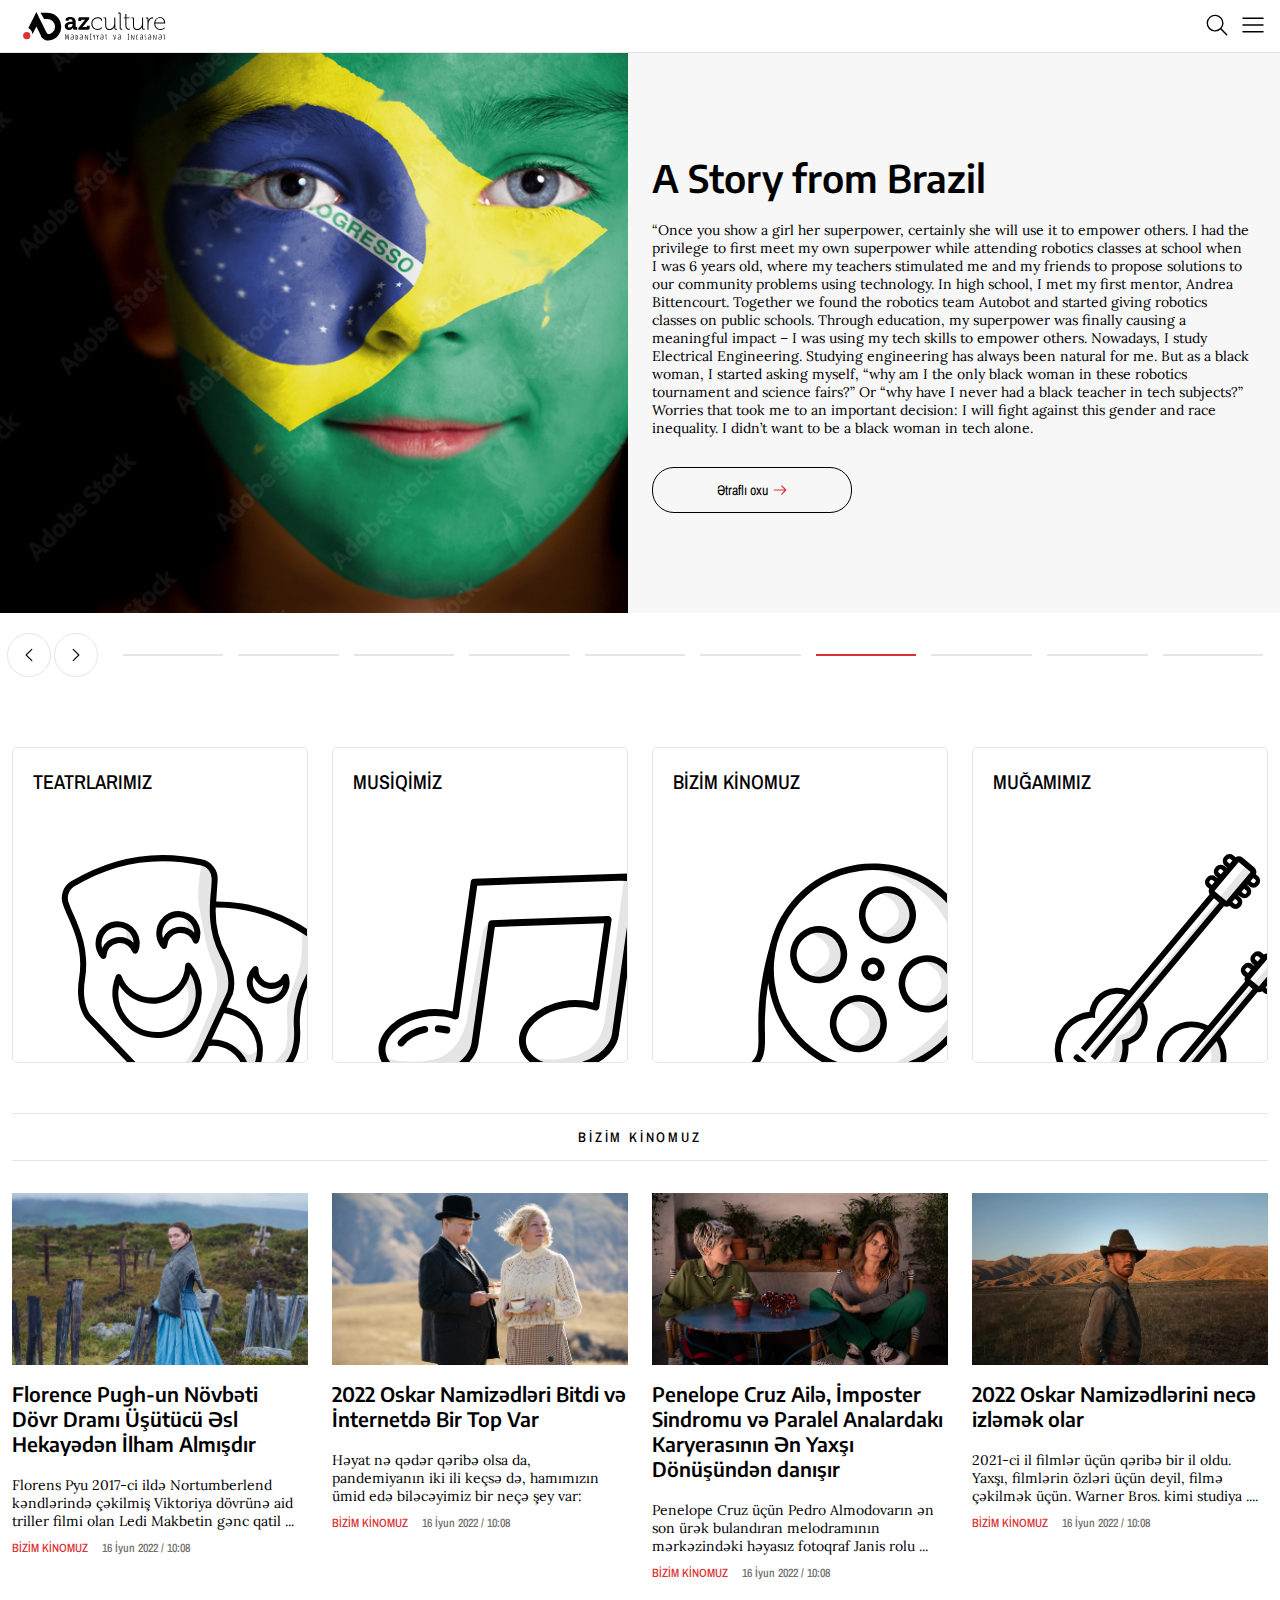
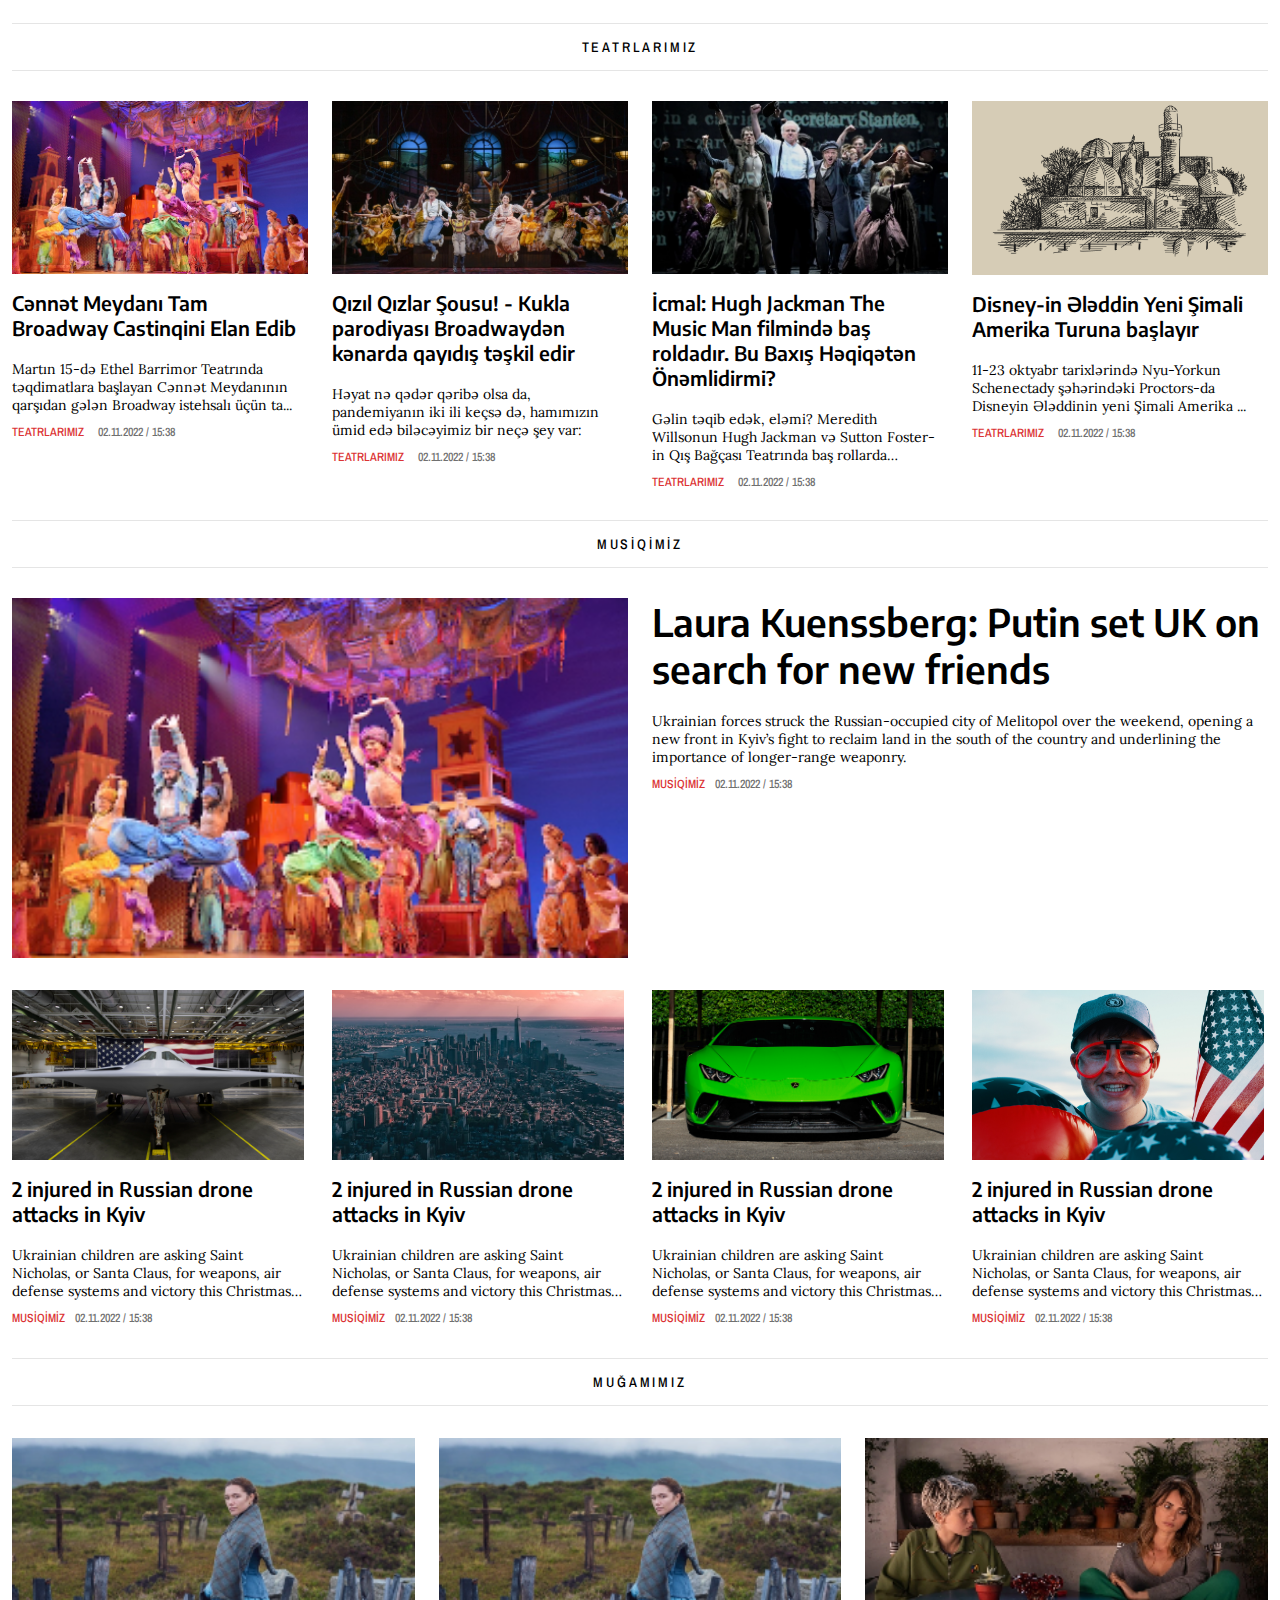
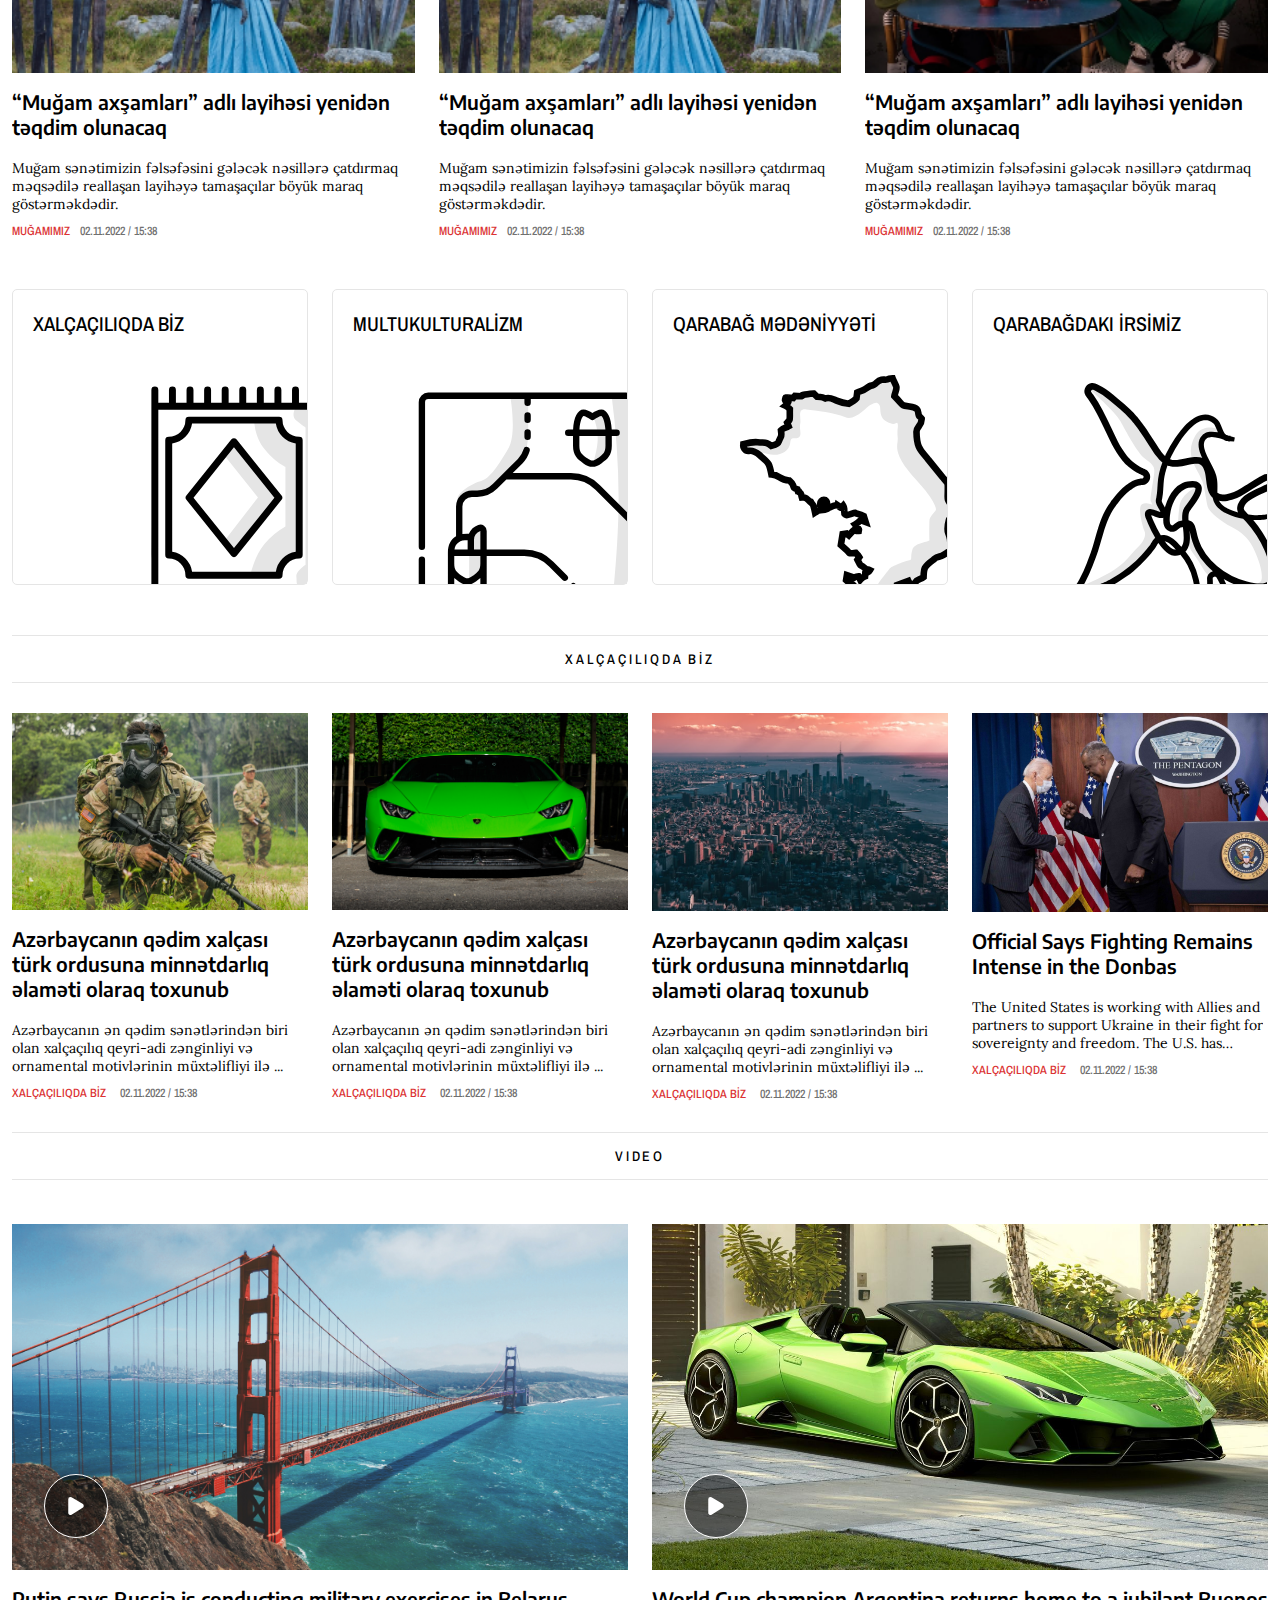
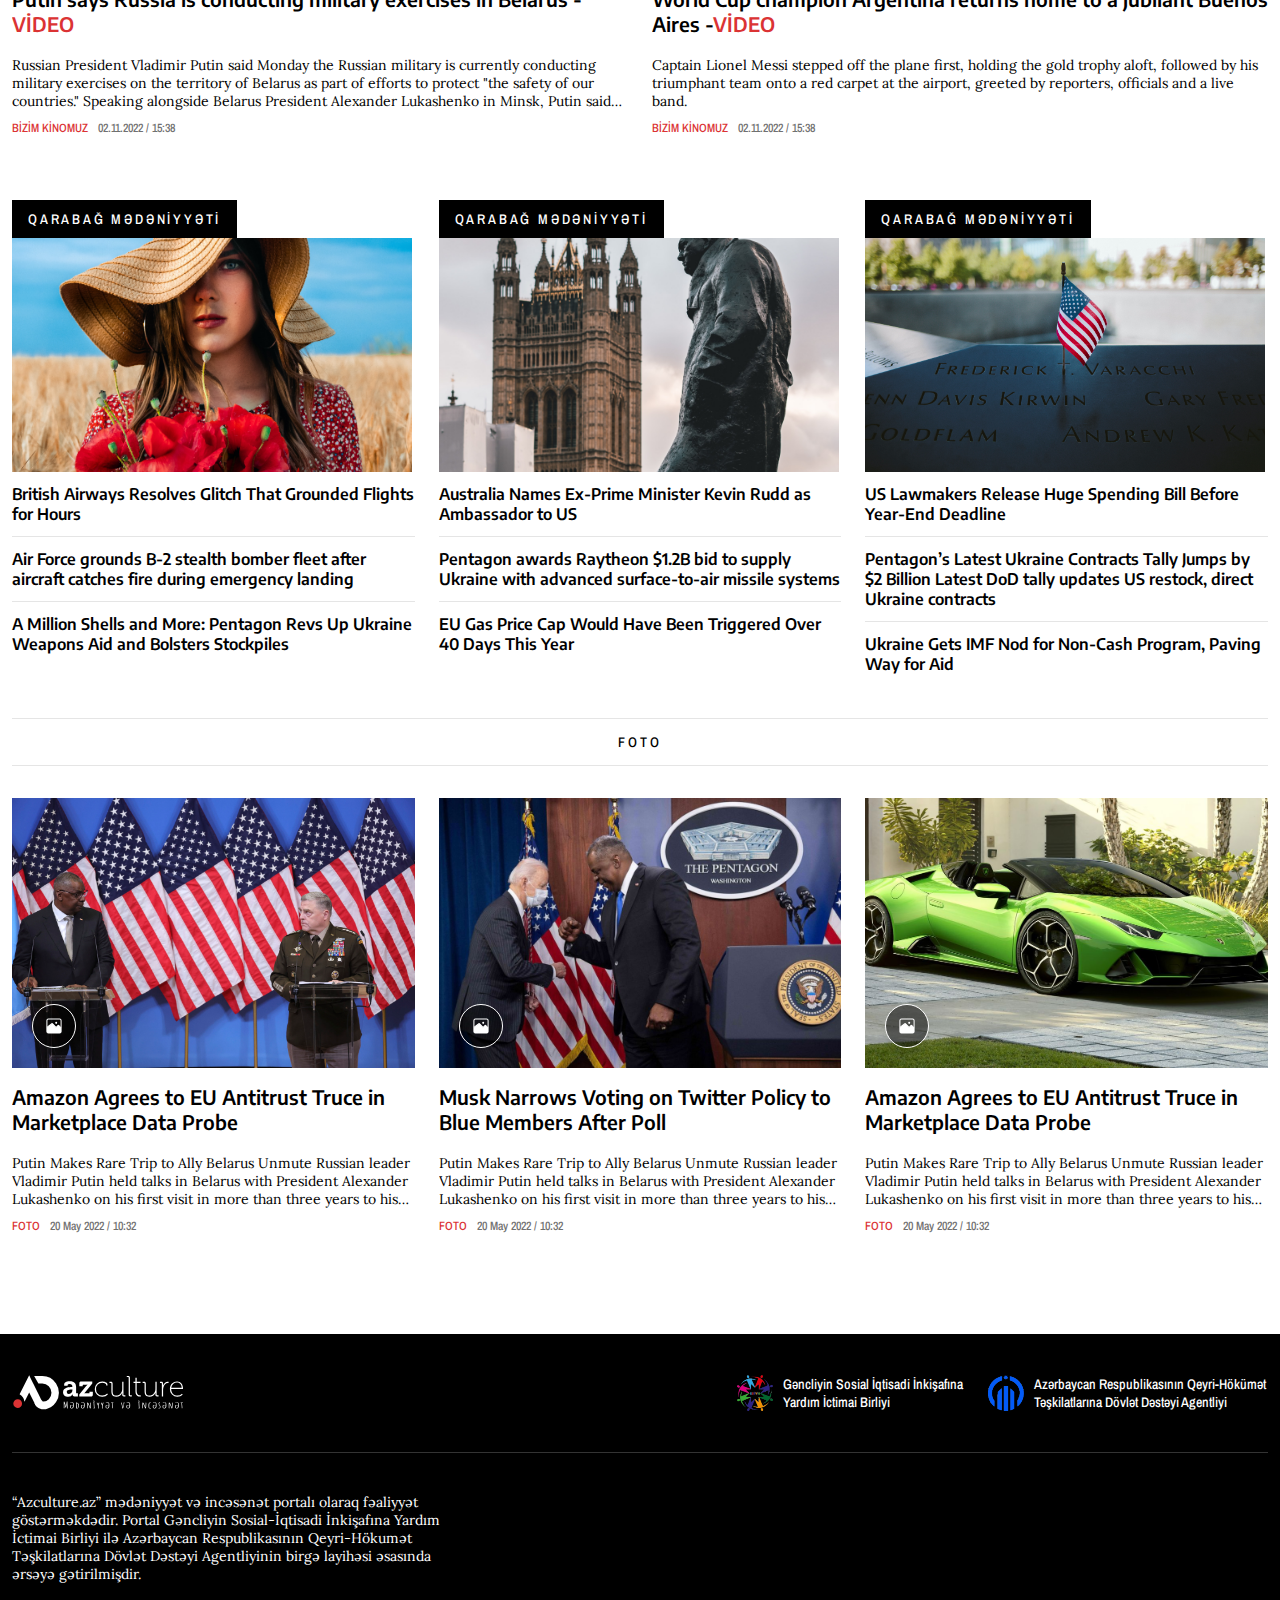
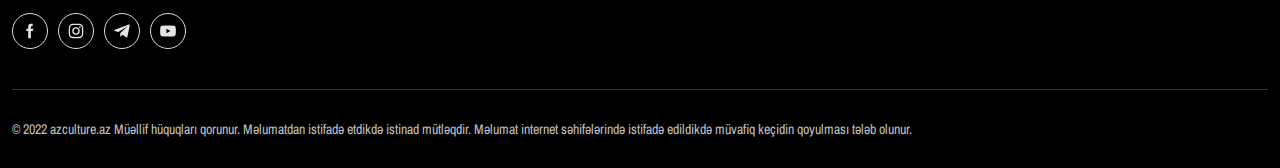
<file: index.html>
<!DOCTYPE html>
<html lang="en">
<head>
    <meta charset="UTF-8">
    <meta http-equiv="X-UA-Compatible" content="IE=edge">
    <meta name="viewport" content="width=device-width, initial-scale=1.0">
    <title>Index Template</title>
    <link rel="icon" type="x-icon" href="images/favicon.png">
    <link rel="stylesheet" href="css/bootstrap.min.css">
    <link rel="stylesheet" href="css/bootstrap.css">
    <link rel="stylesheet" href="css/canvas.css">
    <link rel="stylesheet" href="css/style.css">
    <link rel="stylesheet" href="css/responsive.css">
    <link
    rel="stylesheet"
    href="https://cdn.jsdelivr.net/npm/swiper/swiper-bundle.min.css"
    />
</head>
<!-- Demo styles -->
<style>
  html,
  body {
    position: relative;
    height: 100%;
  }

  body {
    /* background: #eee; */
    font-family: Helvetica Neue, Helvetica, Arial, sans-serif;
    font-size: 14px;
    color: #000;
    margin: 0;
    padding: 0;
  }

  .swiper {
    width: 100%;
    height: 100%;
  }

  .swiper-slide {
    text-align: center;
    font-size: 18px;
    background: #fff;

    /* Center slide text vertically */
    display: -webkit-box;
    display: -ms-flexbox;
    display: -webkit-flex;
    display: flex;
    -webkit-box-pack: center;
    -ms-flex-pack: center;
    -webkit-justify-content: center;
    justify-content: center;
    -webkit-box-align: center;
    -ms-flex-align: center;
    -webkit-align-items: center;
    align-items: center;
  }

  .swiper-slide img {
    display: block;
    width: 100%;
    height: 100%;
    object-fit: cover;
  }
</style>
<body>

<!-- Header Start  -->
    <header>
        <div class="header_top">
            <div class="header_top_container container">
                <div class="logo_social_info">

                  <!-- Logo Start  -->
                    <div class="logo">
                        <img src="images/logo.svg" alt="">
                    </div>
                  <!-- Logo Start  -->
                    <ul class="social">
                        <li><a class="social_icon facebook" href="#"></a></li>
                        <li><a class="social_icon instagram" href="#"></a></li>
                        <li><a class="social_icon telegram" href="#"></a></li>
                        <li><a class="social_icon youtube" href="#"></a></li>
                    </ul>
                    <div class="info">Haqqımızda</div>
                    <!-- <div class="contact">Əlaqə</div> -->
                </div>
                <div class="right_logos">
                    <div class="first">
                        <img src="images/logo2.png" alt="">
                        <span>
                            Gəncliyin Sosial İqtisadi İnkişafına Yardım İctimai Birliyi
                        </span>
                    </div>
                    <div class="second">
                        <img src="images/logo3.png" alt="">
                        <span>
                            Azərbaycan Respublikasının Qeyri-Hökümət Təşkilatlarına Dövlət Dəstəyi Agentliyi
                        </span>
                    </div>
                </div>
                <div class="search_input_respon search_close">
                  <input placeholder="Axtar..." type="text">
                </div>
                <div class="respon_buttons">
                  <button class="search_respon"><img src="images/src_icon.svg" alt="#"></button>
                  <button class="menu_respon">
                    <img src="images/menu.svg" alt="">
                  </button>
                </div>
            </div>
        </div>
        <div class="header_bottom">
            <div class="header_bottom_container container">
                <nav class="navigation_menu">
                    <ul>
                        <li><a href="#">ANA SƏHİFƏ </a></li>
                        <li><a href="#">TEATRLARIMIZ</a></li>
                        <li><a href="#">MUSİQİMİZ</a></li>
                        <li><a href="#">BİZİM KİNOMUZ</a></li>
                        <li><a href="#">MUĞAMIMIZ</a></li>
                        <li><a href="#">XALÇAÇILIQDA BİZ</a></li>
                        <li><a href="#">MULTİKULTURALİZM</a></li>
                        <li><a href="#">QARABAĞ MƏDƏNİYYƏTİ</a></li>
                        <li><a href="#">QARABAĞDAKI İRSİMİZ</a></li>
                        <li><a href="#">DİGƏR</a></li>
                    </ul>
                </nav>
                    <!-- <div class="language">Eng</div> -->
                <div class="search"></div>
            </div>
        </div>
        <!-- Canvas Mobile Menu Start -->
        <div class="nav_mobile close">
          <div class="nav_mobile_top">
            <ul>
              <li><a class="social_icon facebook" href="#"></a></li>
              <li><a class="social_icon instagram" href="#"></a></li>
              <li><a class="social_icon telegram" href="#"></a></li>
              <li><a class="social_icon youtube" href="#"></a></li>
          </ul>
          <button class="nav_mobile_x">
            <img src="images/menux.svg" alt="">
          </button>
          </div>
          <div class="nav_mobile_bottom_logos">
            <div class="first">
              <img src="images/logo2.png" alt="">
              <span>
                  Gəncliyin Sosial İqtisadi İnkişafına Yardım İctimai Birliyi
              </span>
          </div>
          </div>
          <div class="nav_mobile_bottom_logos">
            <div class="first">
              <img src="images/logo3.png" alt="">
              <span>
                Azərbaycan Respublikasının Qeyri-Hökümət Təşkilatlarına Dövlət Dəstəyi Agentliyi
              </span>
          </div>
          </div>
          <div class="nav_mobile_bottom_menu">
            <ul>
              <li><a href="#">ANA SƏHİFƏ </a></li>
              <li><a href="#">TEATRLARIMIZ</a></li>
              <li><a href="#">MUSİQİMİZ</a></li>
              <li><a href="#">BİZİM KİNOMUZ</a></li>
              <li><a href="#">MUĞAMIMIZ</a></li>
              <li><a href="#">XALÇAÇILIQDA BİZ</a></li>
              <li><a href="#">MULTİKULTURALİZM</a></li>
              <li><a href="#">QARABAĞ MƏDƏNİYYƏTİ</a></li>
              <li><a href="#">QARABAĞDAKI İRSİMİZ</a></li>
              <li><a href="#">ŞUŞA 2022</a></li>
              <li><a href="#">TARİXDƏ BİZ</a></li>
              <li><a href="#">ETNOQRAFİYAMIZ</a></li>
              <li><a class="menu_gray" href="#">Haqqımızda</a></li>
              <li><a class="menu_gray" href="#">Əlaqə</a></li>
          </ul>
          </div>
        </div>
        <!-- Canvas Mobile Menu End -->   
    </header>
<!-- Header End -->

<!-- Main Start  -->
    <main>
      <div class="swiper mySwiper">
        <div class="swiper-wrapper">
          <div class="swiper-slide">
            <div class="section_one">
              <div class="row">
                <div class="col-6">
                  <div class="section_image">
                    <img src="images/dan-formsma-9UZ3TPpjbOo-unsplash.jpg" alt="">
                  </div>
                </div>
                <div class="col-6 d-flex align-items-center">
                    <div class="section_content">
                      <div class="content_title">American Boy</div>
                      <div class="content_text">In an interview with Blues & Soul, Estelle explained to Pete Lewis how the song came about, she said: “We were just messing about in the studio, joking around, and John (Legend) just said to me ‘Why don’t you write a song about meeting an American boy?’. So I was like ‘Well, that’s pretty easy’ because I have a lot of male friends out there in New York. And I unwittingly ended up creating a new ladies’ anthem!”
                        When Estelle was asked about Kanye’s on the track, she added: “Kanye basically just brought his own cheeky self to the track, his own sense of humor. At first he was like ‘How can you rap over a dance beat?’ and now he’s done it!”</div>
                      <div class="more">Ətraflı oxu </div>
                    </div>
                </div>
              </div>
            </div>
          </div>
          <div class="swiper-slide">
            <div class="section_one">
              <div class="row">
                <div class="col-6">
                  <div class="section_image">
                    <img src="images/AdobeStock_46591084_Preview.jpeg" alt="">
                  </div>
                </div>
                <div class="col-6 d-flex align-items-center">
                    <div class="section_content">
                      <div class="content_title">A Story from Brazil</div>
                      <div class="content_text">“Once you show a girl her superpower, certainly she will use it to empower others. I had the privilege to first meet my own superpower while attending robotics classes at school when I was 6 years old, where my teachers stimulated me and my friends to propose solutions to our community problems using technology. In high school, I met my first mentor, Andrea Bittencourt. Together we found the robotics team Autobot and started giving robotics classes on public schools. Through education, my superpower was finally causing a meaningful impact – I was using my tech skills to empower others. Nowadays, I study Electrical Engineering. Studying engineering has always been natural for me. But as a black woman, I started asking myself, “why am I the only black woman in these robotics tournament and science fairs?” Or “why have I never had a black teacher in tech subjects?” Worries that took me to an important decision: I will fight against this gender and race inequality. I didn’t want to be a black woman in tech alone.</div>
                      <div class="more">Ətraflı oxu </div>
                    </div>
                </div>
              </div>
            </div>
          </div>
          <div class="swiper-slide">
            <div class="section_one">
              <div class="row">
                <div class="col-6">
                  <div class="section_image">
                    <img src="images/gleb-albovsky-sBO2-mtclIw-unsplash.jpg" alt="">
                  </div>
                </div>
                <div class="col-6 d-flex align-items-center">
                    <div class="section_content">
                      <div class="content_title">Everything You Need to Know About Flower Girls</div>
                      <div class="content_text">Flower girls are adorable additions to any wedding. Even if kids aren't your thing, it's hard to deny the cuteness that comes with a little tot all dolled up in tulle throwing petals down the aisle.
                        What Is a Flower Girl? A flower girl is typically the youngest person in the wedding party and precedes the bride down the aisle. The tradition dates back to ancient Rome, where the flower girl carried wheat and herbs for the bride and groom.Flower girls aren't a necessity for your big day, and we'll go into alternatives later, but if you decide to incorporate the tradition into your wedding, there might be some questions that arise. Like, who should the flower girl be? What should they wear? And how old should they be? Ahead, we talk to event planner Roxanne Bellamy to get the answers to these questions and more.</div>
                      <div class="more">Ətraflı oxu </div>
                    </div>
                </div>
              </div>
            </div>
          </div>
          <div class="swiper-slide">
            <div class="section_one">
              <div class="row">
                <div class="col-6">
                  <div class="section_image">
                    <img src="images/raamin-ka-Cxag6Z_s8oI-unsplash.jpg" alt="">
                  </div>
                </div>
                <div class="col-6 d-flex align-items-center">
                    <div class="section_content">
                      <div class="content_title">Coca-Cola Girls : An Advertising Art History</div>
                      <div class="content_text">As sparkling and effervescent as the soft drink she symbolizes, the Coca-Cola girl has lived for more than a century as the perfect American beauty. In Coca-Cola Girls, the first ever art book the Company has licensed for publication, the author traces significant Company mileposts while underscoring them with lavish illustrations. Coca-Cola Girls covers the way celebrities, such as Clark Gable and Jean Harlow, lent their faces and cachet to the product. Gil Elvgren painted luscious pin-up girls, and even Santa Claus got in the act. For decades, the Coca-Cola girl has lived gracefully in the overalls of a World War II factory worker and the sleek swimsuit of a sunbather. Dedicated to the Coca-Cola collector and art connoisseur, Coca-Cola Girls compels each to pause and refresh! with some of the worlds most recognizable art.</div>
                      <div class="more">Ətraflı oxu </div>
                    </div>
                </div>
              </div>
            </div>
          </div>
          <div class="swiper-slide">
            <div class="section_one">
              <div class="row">
                <div class="col-6">
                  <div class="section_image">
                    <img src="images/maarten-van-den-heuvel-gZXx8lKAb7Y-unsplash.jpg" alt="">
                  </div>
                </div>
                <div class="col-6 d-flex align-items-center">
                    <div class="section_content">
                      <div class="content_title">
                        Golden Gate Bridge</div>
                      <div class="content_text">The Golden Gate Bridge is an iconic structure connecting the city of San Francisco to Marin County, California. It spans almost two miles across the Golden Gate, the narrow strait where San Francisco Bay opens to meet the Pacific Ocean. The dream of connecting San Francisco to its northern neighbors became a reality when construction commenced in 1933. Given the chance for steady employment amid the Great Depression, construction crews braved treacherous conditions as the roadway and towers took shape over open water. The Golden Gate Bridge, opened to the public in 1937, has endured as a picture-perfect landmark and an engineering marvel.</div>
                      <div class="more">Ətraflı oxu </div>
                    </div>
                </div>
              </div>
            </div>
          </div>
          <div class="swiper-slide">
            <div class="section_one">
              <div class="row">
                <div class="col-6">
                  <div class="section_image">
                    <img src="images/noah-buscher-8A7fD6Y5VF8-unsplash.jpg" alt="">
                  </div>
                </div>
                <div class="col-6 d-flex align-items-center">
                    <div class="section_content">
                      <div class="content_title">The Orange Girl</div>
                      <div class="content_text">The Orange Girl (Appelsinpiken) is a Norwegian film released in February 2009. It is based on a book by author Jostein Gaarder; a book translated to 43 languages.[2] In addition to the Norwegian production company Sandrew Metronome, the German company Tradewind Pictures and the Spanish Jaleo Films are also part of the project.The film is based on a 2003 novel by the same name, written by Norwegian author Jostein Gaarder. The main character is the young boy Georg who one day finds a long letter from his deceased father in his old red stroller. The letter tells, among other things, about the father's youthful love for the mysterious "orange girl" (appelsinpiken), and leaves a mystery for Georg to solve. The story leaps back and forth between the father's letters to the future, the young boy's thoughts and the events of the father's life.</div>
                      <div class="more">Ətraflı oxu </div>
                    </div>
                </div>
              </div>
            </div>
          </div>
        </div>
      </div>
      <div class="section_two">
        <div class="container">
          <div class="row">
            <div class="swiper_items">
              <div class="swiper_arrows">
                <div class="previous"></div>
                <div class="next"></div>
              </div>
              <div class="swiper_pagination">
                <span></span>
                <span></span>
                <span></span>
                <span></span>
                <span></span>
                <span></span>
                <span></span>
                <span></span>
                <span></span>
                <span></span>
              </div>
            </div>
          </div>
        </div>
      </div>
      <div class="section_card">
        <div class="container">
          <div class="row">
            <div class="col-3">
              <div class="card_box">
                <div class="card_title">TEATRLARIMIZ</div>
                <div class="card_image">
                  <img src="images/teatr.svg" alt="">
                </div>
              </div>
            </div>
            <div class="col-3">
              <div class="card_box">
                <div class="card_title">MUSİQİMİZ</div>
                <div class="card_image">
                  <img src="images/musiqimiz.svg" alt="">
                </div>
              </div>
            </div>
            <div class="col-3">
              <div class="card_box">
                <div class="card_title">BİZİM KİNOMUZ</div>
                <div class="card_image">
                  <img src="images/bizimkinomuz.svg" alt="">
                </div>
              </div>
            </div>
            <div class="col-3">
              <div class="card_box">
                <div class="card_title">MUĞAMIMIZ</div>
                <div class="card_image">
                  <img src="images/mugam.svg" alt="">
                </div>
              </div>
            </div>
          </div>
        </div>
      </div>
      <div class="section_movie">
        <div class="container">
          <div class="movie_header">BİZİM KİNOMUZ</div>
          <div class="movie_card_body">
            <div class="row">
              <div class="col-3">
                <div class="movie_image">
                  <img src="images/WONDER_FIRST_LOOK_090921_CB-2 (1).png" alt="">
                </div>
                <div class="movie_img_title">Florence Pugh-un Növbəti Dövr Dramı Üşütücü Əsl Hekayədən İlham Almışdır</div>
                <div class="movie_img_text">Florens Pyu 2017-ci ildə Nortumberlend kəndlərində çəkilmiş Viktoriya dövrünə aid triller filmi olan Ledi Makbetin gənc qatil ...</div>
                <div class="movie_date">
                  <span>BİZİM KİNOMUZ</span>
                  <span>16 İyun 2022 / 10:08</span>
                </div>
              </div>
              <div class="col-3">
                <div class="movie_image">
                  <img src="images/MCDPOOF_ZX038.png" alt="">
                </div>
                <div class="movie_img_title">2022 Oskar Namizədləri Bitdi və İnternetdə Bir Top Var</div>
                <div class="movie_img_text">Həyat nə qədər qəribə olsa da, pandemiyanın iki ili keçsə də, hamımızın ümid edə biləcəyimiz bir neçə şey var:</div>
                <div class="movie_date">
                  <span>BİZİM KİNOMUZ</span>
                  <span>16 İyun 2022 / 10:08</span>
                </div>
              </div>
              <div class="col-3">
                <div class="movie_image">
                  <img src="images/2HA351W.png" alt="">
                </div>
                <div class="movie_img_title">Penelope Cruz Ailə, İmposter Sindromu və Paralel Analardakı Karyerasının Ən Yaxşı Dönüşündən danışır</div>
                <div class="movie_img_text">Penelope Cruz üçün Pedro Almodovarın ən son ürək bulandıran melodramının mərkəzindəki həyasız fotoqraf Janis rolu ...</div>
                <div class="movie_date">
                  <span>BİZİM KİNOMUZ</span>
                  <span>16 İyun 2022 / 10:08</span>
                </div>
              </div>
              <div class="col-3">
                <div class="movie_image">
                  <img src="images/Culture_TPOTD_Netflix.png" alt="">
                </div>
                <div class="movie_img_title">2022 Oskar Namizədlərini necə izləmək olar</div>
                <div class="movie_img_text">2021-ci il filmlər üçün qəribə bir il oldu. Yaxşı, filmlərin özləri üçün deyil, filmə çəkilmək üçün. Warner Bros. kimi studiya ....</div>
                <div class="movie_date">
                  <span>BİZİM KİNOMUZ</span>
                  <span>16 İyun 2022 / 10:08</span>
                </div>
              </div>
            </div>
          </div>
        </div>
      </div>
      <div class="section_theatre">
        <div class="container">
          <div class="theatre_header">TEATRLARIMIZ</div>
          <div class="row">
            <div class="col-3">
              <div class="theatre_image">
                <img src="images/152900.png" alt="">
              </div>
              <div class="theatre_img_title">Cənnət Meydanı Tam Broadway Castinqini Elan Edib</div>
              <div class="theatre_img_text">Martın 15-də Ethel Barrimor Teatrında təqdimatlara başlayan Cənnət Meydanının qarşıdan gələn Broadway istehsalı üçün ta...</div>
              <div class="theatre_date">
                <span>TEATRLARIMIZ</span>
                <span>02.11.2022 / 15:38</span>
              </div>
            </div>
            <div class="col-3">
              <div class="theatre_image">
                <img src="images/152906.png" alt="">
              </div>
              <div class="theatre_img_title">Qızıl Qızlar Şousu! - Kukla parodiyası Broadwaydən kənarda qayıdış təşkil edir</div>
              <div class="theatre_img_text">Həyat nə qədər qəribə olsa da, pandemiyanın iki ili keçsə də, hamımızın ümid edə biləcəyimiz bir neçə şey var:</div>
              <div class="theatre_date">
                <span>TEATRLARIMIZ</span>
                <span>02.11.2022 / 15:38</span>
              </div>
            </div>
            <div class="col-3">
              <div class="theatre_image">
                <img src="images/152935.png" alt="">
              </div>
              <div class="theatre_img_title">İcmal: Hugh Jackman The Music Man filmində baş roldadır. Bu Baxış Həqiqətən Önəmlidirmi?</div>
              <div class="theatre_img_text">Gəlin təqib edək, eləmi? Meredith Willsonun Hugh Jackman və Sutton Foster-in Qış Bağçası Teatrında baş rollarda oynadığı ...</div>
              <div class="theatre_date">
                <span>TEATRLARIMIZ</span>
                <span>02.11.2022 / 15:38</span>
              </div>
            </div>
            <div class="col-3">
              <div class="theatre_image">
                <img src="images/about1.png" alt="">
              </div>
              <div class="theatre_img_title">Disney-in Ələddin Yeni Şimali Amerika Turuna başlayır</div>
              <div class="theatre_img_text">11-23 oktyabr tarixlərində Nyu-Yorkun Schenectady şəhərindəki Proctors-da Disneyin Ələddinin yeni Şimali Amerika ...</div>
              <div class="theatre_date">
                <span>TEATRLARIMIZ</span>
                <span>02.11.2022 / 15:38</span>
              </div>
            </div>
          </div>
        </div>
      </div>
      <div class="section_music">
        <div class="container">
          <div class="music_header">MUSİQİMİZ</div>
          <div class="music_body">
            <div class="row">
              <div class="col-6">
                <div class="music_image">
                  <img src="images/152900.png" alt="">
                </div>
              </div>
              <div class="col-6">
                <div class="music_content">
                  <div class="music_content_title">Laura Kuenssberg: Putin set UK on search for new friends</div>
                  <div class="music_content_text"> 
                    Ukrainian forces struck the Russian-occupied city of Melitopol over the weekend, opening a new front in Kyiv’s fight to reclaim land in the south of the country and underlining the importance of longer-range weaponry.</div>
                    <div class="music_date">
                      <span>MUSİQİMİZ</span>
                      <span>02.11.2022 / 15:38</span>
                    </div>
                </div>
              </div>
            </div>
          </div>
          <div class="music_card_body">
            <div class="row">
              <div class="col-3">
                <div class="music_card_img">
                  <img src="images/221128-F-XX000-0002.jpeg" alt="">
                </div>
                <div class="music_card_title">2 injured in Russian drone attacks in Kyiv</div>
                <div class="music_card_text">Ukrainian children are asking Saint Nicholas, or Santa Claus, for weapons, air defense systems and victory this Christmas, Ukrainian President Volodymyr Zelensky said on Monday, the day the country celebrates Saint Nicholas Day.
                “On Saint Nicholas Day today … Russian terrorists gave a gift to Ukrainian children with new strikes,” Zelensky said in a virtual address to the Joint Expeditionary Force (JEF) leaders’ summit. </div>
                <div class="music_card_date">
                  <span>MUSİQİMİZ</span>
                  <span>02.11.2022 / 15:38</span>
                </div>
              </div>
              <div class="col-3">
                <div class="music_card_img">
                  <img src="images/tom-ritson-DBYV_V5spes-unsplash.jpg" alt="">
                </div>
                <div class="music_card_title">2 injured in Russian drone attacks in Kyiv</div>
                <div class="music_card_text">Ukrainian children are asking Saint Nicholas, or Santa Claus, for weapons, air defense systems and victory this Christmas, Ukrainian President Volodymyr Zelensky said on Monday, the day the country celebrates Saint Nicholas Day.
                “On Saint Nicholas Day today … Russian terrorists gave a gift to Ukrainian children with new strikes,” Zelensky said in a virtual address to the Joint Expeditionary Force (JEF) leaders’ summit. </div>
                <div class="music_card_date">
                  <span>MUSİQİMİZ</span>
                  <span>02.11.2022 / 15:38</span>
                </div>
              </div>
              <div class="col-3">
                <div class="music_card_img">
                  <img src="images/charlie-larkman-fbG0QTZasKg-unsplash.jpg" alt="">
                </div>
                <div class="music_card_title">2 injured in Russian drone attacks in Kyiv</div>
                <div class="music_card_text">Ukrainian children are asking Saint Nicholas, or Santa Claus, for weapons, air defense systems and victory this Christmas, Ukrainian President Volodymyr Zelensky said on Monday, the day the country celebrates Saint Nicholas Day.
                “On Saint Nicholas Day today … Russian terrorists gave a gift to Ukrainian children with new strikes,” Zelensky said in a virtual address to the Joint Expeditionary Force (JEF) leaders’ summit. </div>
                <div class="music_card_date">
                  <span>MUSİQİMİZ</span>
                  <span>02.11.2022 / 15:38</span>
                </div>
              </div>
              <div class="col-3">
                <div class="music_card_img">
                  <img src="images/dan-formsma-9UZ3TPpjbOo-unsplash.jpg" alt="">
                </div>
                <div class="music_card_title">2 injured in Russian drone attacks in Kyiv</div>
                <div class="music_card_text">Ukrainian children are asking Saint Nicholas, or Santa Claus, for weapons, air defense systems and victory this Christmas, Ukrainian President Volodymyr Zelensky said on Monday, the day the country celebrates Saint Nicholas Day.
                “On Saint Nicholas Day today … Russian terrorists gave a gift to Ukrainian children with new strikes,” Zelensky said in a virtual address to the Joint Expeditionary Force (JEF) leaders’ summit. </div>
                <div class="music_card_date">
                  <span>MUSİQİMİZ</span>
                  <span>02.11.2022 / 15:38</span>
                </div>
              </div>
            </div>
          </div>
        </div>
      </div>
      <div class="section_mugam">
        <div class="container">
          <div class="mugam_header">MUĞAMIMIZ</div>
          <div class="row">
            <div class="col-4">
              <div class="mugam_image">
                <img src="images/WONDER_FIRST_LOOK_090921_CB-2 (1).png" alt="">
              </div>
              <div class="mugam_title">“Muğam axşamları” adlı layihəsi yenidən təqdim olunacaq</div>
              <div class="mugam_text">Muğam sənətimizin fəlsəfəsini gələcək nəsillərə çatdırmaq məqsədilə reallaşan layihəyə tamaşaçılar böyük maraq göstərməkdədir.</div>
              <div class="mugam_date">
                <span>MUĞAMIMIZ</span>
                <span>02.11.2022 / 15:38</span>
              </div>
            </div>
            <div class="col-4">
              <div class="mugam_image">
                <img src="images/WONDER_FIRST_LOOK_090921_CB-2 (1).png" alt="">
              </div>
              <div class="mugam_title">“Muğam axşamları” adlı layihəsi yenidən təqdim olunacaq</div>
              <div class="mugam_text">Muğam sənətimizin fəlsəfəsini gələcək nəsillərə çatdırmaq məqsədilə reallaşan layihəyə tamaşaçılar böyük maraq göstərməkdədir.</div>
              <div class="mugam_date">
                <span>MUĞAMIMIZ</span>
                <span>02.11.2022 / 15:38</span>
              </div>
            </div>
            <div class="col-4">
              <div class="mugam_image">
                <img src="images/2HA351W.png" alt="">
              </div>
              <div class="mugam_title">“Muğam axşamları” adlı layihəsi yenidən təqdim olunacaq</div>
              <div class="mugam_text">Muğam sənətimizin fəlsəfəsini gələcək nəsillərə çatdırmaq məqsədilə reallaşan layihəyə tamaşaçılar böyük maraq göstərməkdədir.</div>
              <div class="mugam_date">
                <span>MUĞAMIMIZ</span>
                <span>02.11.2022 / 15:38</span>
              </div>
            </div>
          </div>
          <div class="carpet_body">
            <div class="row">
              <div class="col-3">
                <div class="carpet_box">
                  <div class="carpet_title">XALÇAÇILIQDA BİZ</div>
                  <div class="carpet_image">
                    <img src="images/xalca.svg" alt="">
                  </div>
                </div>
              </div>
              <div class="col-3">
                <div class="carpet_box">
                  <div class="carpet_title">MULTUKULTURALİZM</div>
                  <div class="carpet_image">
                    <img src="images//etno.svg" alt="">
                  </div>
                </div>
              </div>
              <div class="col-3">
                <div class="carpet_box">
                  <div class="carpet_title">QARABAĞ MƏDƏNİYYƏTİ</div>
                  <div class="carpet_image">
                    <img src="images/qarabag.svg" alt="">
                  </div>
                </div>
              </div>
              <div class="col-3">
                <div class="carpet_box">
                  <div class="carpet_title">QARABAĞDAKI İRSİMİZ</div>
                  <div class="carpet_image">
                    <img src="images/xaribulbul.svg" alt="">
                  </div>
                </div>
              </div>
            </div>
          </div>
        </div>
      </div>
      <div class="section_our_carpet">
        <div class="container">
            <div class="our_carpet_header">XALÇAÇILIQDA BİZ</div>
            <div class="our_carp_body">
              <div class="row">
                <div class="col-3">
                  <div class="our_carp_image">
                    <img src="images/usarmy.jpg" alt="">
                  </div>
                  <div class="our_carp_title">Azərbaycanın qədim xalçası türk ordusuna minnətdarlıq əlaməti olaraq toxunub</div>
                  <div class="our_carp_text">Azərbaycanın ən qədim sənətlərindən biri olan xalçaçılıq qeyri-adi zənginliyi və ornamental motivlərinin müxtəlifliyi ilə ...</div>
                  <div class="our_carp_date">
                    <span>XALÇAÇILIQDA BİZ</span>
                    <span>02.11.2022 / 15:38</span>
                  </div>
                </div>
                <div class="col-3">
                  <div class="our_carp_image">
                    <img src="images/charlie-larkman-fbG0QTZasKg-unsplash.jpg" alt="">
                  </div>
                  <div class="our_carp_title">Azərbaycanın qədim xalçası türk ordusuna minnətdarlıq əlaməti olaraq toxunub</div>
                  <div class="our_carp_text">Azərbaycanın ən qədim sənətlərindən biri olan xalçaçılıq qeyri-adi zənginliyi və ornamental motivlərinin müxtəlifliyi ilə ...</div>
                  <div class="our_carp_date">
                    <span>XALÇAÇILIQDA BİZ</span>
                    <span>02.11.2022 / 15:38</span>
                  </div>
                </div>
                <div class="col-3">
                  <div class="our_carp_image">
                    <img src="images/tom-ritson-DBYV_V5spes-unsplash.jpg" alt="">
                  </div>
                  <div class="our_carp_title">Azərbaycanın qədim xalçası türk ordusuna minnətdarlıq əlaməti olaraq toxunub</div>
                  <div class="our_carp_text">Azərbaycanın ən qədim sənətlərindən biri olan xalçaçılıq qeyri-adi zənginliyi və ornamental motivlərinin müxtəlifliyi ilə ...</div>
                  <div class="our_carp_date">
                    <span>XALÇAÇILIQDA BİZ</span>
                    <span>02.11.2022 / 15:38</span>
                  </div>
                </div>
                <div class="col-3">
                  <div class="our_carp_image">
                    <img src="images/biden-austin_hpEmbed_20210306-232444_3x2_992.jpg" alt="">
                  </div>
                  <div class="our_carp_title">Official Says Fighting Remains Intense in the Donbas</div>
                  <div class="our_carp_text">The United States is working with Allies and partners to support Ukraine in their fight for sovereignty and freedom. The U.S. has provided Ukraine with billions of dollars in security assistance since the beginning of Russia’s unprovoked assault on Feb. 24.</div>
                  <div class="our_carp_date">
                    <span>XALÇAÇILIQDA BİZ</span>
                    <span>02.11.2022 / 15:38</span>
                  </div>
                </div>
              </div>
            </div>
        </div>
      </div>
      <div class="section_video">
        <div class="container">
          <div class="video_header">video</div>
          <div class="row">
            <div class="col-6">
              <div class="video_left">
                <div class="video_img">
                  <img src="images/maarten-van-den-heuvel-gZXx8lKAb7Y-unsplash.jpg" alt="">
                </div>
                <div class="video_title">Putin says Russia is conducting military exercises in Belarus -<span>VİDEO</span></div>
              </div>
              <div class="video_text"> 
                Russian President Vladimir Putin said Monday the Russian military is currently conducting military exercises on the territory of Belarus as part of efforts to protect "the safety of our countries." 
                Speaking alongside Belarus President Alexander Lukashenko in Minsk, Putin said Russia and Belarus will continue to cooperate closely in the military sphere, and exchange and develop military equipment and weapons. </div>
                <div class="video_date">
                  <span>BİZİM KİNOMUZ</span>
                  <span>02.11.2022 / 15:38</span>
                </div>
            </div>
            <div class="col-6">
              <div class="video_left">
                <div class="video_img">
                  <img src="images/2021-lamborghini-huracan-evo-mmp-1-1600293029.jpg" alt="">
                </div>
                <div class="video_title">World Cup champion Argentina returns home to a jubilant Buenos Aires
                  -<span>VİDEO</span></div>
              </div>
              <div class="video_text"> 
                Captain Lionel Messi stepped off the plane first, holding the gold trophy aloft, followed by his triumphant team onto a red carpet at the airport, greeted by reporters, officials and a live band.</div>
                <div class="video_date">
                  <span>BİZİM KİNOMUZ</span>
                  <span>02.11.2022 / 15:38</span>
                </div>
            </div>
          </div>
        </div>
      </div>
      <div class="video_category">
        <div class="container">
          <div class="row">
            <div class="col-4">
              <div class="category_box">QARABAĞ MƏDƏNİYYƏTİ</div>
              <div class="category_img">
                <img src="images/gleb-albovsky-sBO2-mtclIw-unsplash.jpg" alt="">
              </div>
              <div class="cat_vid_box">
                <div class="category_video_title">British Airways Resolves  Glitch That Grounded Flights for Hours</div>
                  <div class="category_video_title">Air Force grounds B-2 stealth bomber fleet after aircraft catches fire during emergency landing</div>
                  <div class="category_video_title">A Million Shells and More: Pentagon Revs Up Ukraine Weapons Aid and Bolsters Stockpiles</div>
              </div>
            </div>
            <div class="col-4">
              <div class="category_box">QARABAĞ MƏDƏNİYYƏTİ</div>
              <div class="category_img">
                <img src="images/arthur-osipyan-BET_3dBYpYk-unsplash.jpg" alt="">
              </div>
              <div class="cat_vid_box">
                  <div class="category_video_title">Australia Names Ex-Prime Minister Kevin Rudd as Ambassador to US</div>
                  <div class="category_video_title">Pentagon awards Raytheon $1.2B bid to supply Ukraine with advanced surface-to-air missile systems</div>
                  <div class="category_video_title">EU Gas Price Cap Would Have Been Triggered Over 40 Days This Year</div>
              </div>
            </div>
            <div class="col-4">
              <div class="category_box">QARABAĞ MƏDƏNİYYƏTİ</div>
              <div class="category_img">
                <img src="images/anthony-fomin-ZXNrB_A8AQI-unsplash.jpg" alt="">
              </div>
              <div class="cat_vid_box">
                  <div class="category_video_title">US Lawmakers Release Huge Spending Bill Before Year-End Deadline</div>
                  <div class="category_video_title">
                    Pentagon’s Latest Ukraine Contracts Tally Jumps by $2 Billion Latest DoD tally updates US restock, direct Ukraine contracts
                  </div>
                  <div class="category_video_title">Ukraine Gets IMF Nod for Non-Cash Program, Paving Way for Aid</div>
              </div>
            </div>
          </div>
        </div>
      </div>
      <div class="section_photo">
        <div class="container">
          <div class="photo_header">FOTO</div>
          <div class="row">
            <div class="col-4">
              <div class="photo_img">
                <img src="images/Secretary-of-Defense-Austin-and-Chairman-of-the-Joint-Chiefs-of-Staff-General-Milley-Press-Conference-scaled.jpeg" alt="">
              </div>
              <div class="photo_title">Amazon Agrees to EU Antitrust Truce in Marketplace Data Probe</div>
              <div class="photo_text">
                Putin Makes Rare Trip to Ally Belarus
                Unmute Russian leader Vladimir Putin held talks in Belarus with President Alexander Lukashenko on his first visit in more than three years to his ally in the war against Ukraine. Kay Bailey Hutchison, former US Ambassador to NATO, talks about Putin’s strategy and the US continuing to send monetary aid to Ukraine on “Balance of Power.”Source: Bloomberg</div>
                <div class="photo_date">
                  <span>FOTO</span>
                  <span>20 May 2022 / 10:32</span>
                </div>
            </div>
            <div class="col-4">
              <div class="photo_img">
                <img src="images/biden-austin_hpEmbed_20210306-232444_3x2_992.jpg" alt="">
              </div>
              <div class="photo_title">Musk Narrows Voting on Twitter Policy to Blue Members After Poll</div>
              <div class="photo_text">
                Putin Makes Rare Trip to Ally Belarus
                Unmute Russian leader Vladimir Putin held talks in Belarus with President Alexander Lukashenko on his first visit in more than three years to his ally in the war against Ukraine. Kay Bailey Hutchison, former US Ambassador to NATO, talks about Putin’s strategy and the US continuing to send monetary aid to Ukraine on “Balance of Power.”Source: Bloomberg</div>
                <div class="photo_date">
                  <span>FOTO</span>
                  <span>20 May 2022 / 10:32</span>
                </div>
            </div>
            <div class="col-4">
              <div class="photo_img">
                <img src="images/2021-lamborghini-huracan-evo-mmp-1-1600293029.jpg" alt="">
              </div>
              <div class="photo_title">Amazon Agrees to EU Antitrust Truce in Marketplace Data Probe</div>
              <div class="photo_text">
                Putin Makes Rare Trip to Ally Belarus
                Unmute Russian leader Vladimir Putin held talks in Belarus with President Alexander Lukashenko on his first visit in more than three years to his ally in the war against Ukraine. Kay Bailey Hutchison, former US Ambassador to NATO, talks about Putin’s strategy and the US continuing to send monetary aid to Ukraine on “Balance of Power.”Source: Bloomberg</div>
                <div class="photo_date">
                  <span>FOTO</span>
                  <span>20 May 2022 / 10:32</span>
                </div>
            </div>
          </div>
        </div>
      </div>
    </main>
<!-- Main End -->

<!-- Footer Start  -->
    <footer>
      <div class="footer_full">
        <div class="container">
          <div class="footer_top">
            <div class="footer_top_container">
              <div class="logo_and_right_logo">
                <div class="footer_logo">
                  <img src="images/logo_footer.svg" alt="">
                </div>
                <div class="footer_right_logo">
                  <div class="left_logo">
                    <div class="ftr_logo_img">
                      <img src="images/logo2.png" alt="">
                    </div>
                    <div class="ftr_logo_info">Gəncliyin Sosial İqtisadi İnkişafına Yardım İctimai Birliyi</div>
                  </div>
                  <div class="right_logo">
                    <div class="ftr_right_img">
                      <img src="images/logo3.png" alt="">
                    </div>
                    <div class="ftr_right_info">
                      Azərbaycan Respublikasının Qeyri-Hökümət Təşkilatlarına Dövlət Dəstəyi Agentliyi
                    </div>
                  </div>
                </div>
              </div>
            </div>
          </div>
          <div class="footer_menu_sect">
            <div class="row">
                <div class="col-6">
                  <div class="footer_menu_left">
                    <div class="ftr_menu_left_info">
                      “Azculture.az” mədəniyyət və incəsənət portalı olaraq fəaliyyət göstərməkdədir. Portal Gəncliyin Sosial-İqtisadi İnkişafına Yardım İctimai Birliyi ilə Azərbaycan Respublikasının Qeyri-Hökumət Təşkilatlarına Dövlət Dəstəyi Agentliyinin birgə layihəsi əsasında ərsəyə gətirilmişdir.
                    </div>
                    <div class="ftr_social">
                      <ul>
                        <li><a class="ftr_facebook" href="#"></a></li>
                        <li><a class="ftr_instagram" href="#"></a></li>
                        <li><a class="ftr_telegram" href="#"></a></li>
                        <li><a class="ftr_youtube" href="#"></a></li>
                      </ul>
                    </div>
                  </div>
                </div>
                <div class="col-6 footer_menu_responsive">
                  <div class="row">
                    <div class="col-4">
                      <div class="footer_menu_list">
                        <ul>
                          <li><a href="#">ANA SƏHİFƏ </a></li>
                          <li><a href="#">TEATRLARIMIZ</a></li>
                          <li><a href="#">MUSİQİMİZ</a></li>
                          <li><a href="#">BİZİM KİNOMUZ</a></li>
                          <li><a href="#">MUĞAMIMIZ</a></li>
                        </ul>
                      </div>
                    </div>
                    <div class="col-4">
                      <div class="footer_menu_list">
                        <ul>
                          <li><a href="#">XALÇAÇILIQDA BİZ</a></li>
                          <li><a href="#">MULTİKULTURALİZM</a></li>
                          <li><a href="#">QARABAĞ MƏDƏNİYYƏTİ</a></li>
                          <li><a href="#">QARABAĞDAKI İRSİMİZ</a></li>
                          <li><a href="#">ŞUŞA 2022</a></li>
                        </ul>
                      </div>
                    </div>
                    <div class="col-4">
                      <div class="footer_menu_list">
                        <ul>
                          <li><a href="#">TARİXDƏ BİZ</a></li>
                          <li><a href="#">ETNOQRAFİYAMIZ</a></li>
                          <li><a href="#">Haqqımızda</a></li>
                        </ul>
                      </div>
                    </div>
                  </div>
            </div>
          </div>
        </div>
        <div class="footer_copyright">
					© 2022 azculture.az Müəllif hüquqları qorunur. Məlumatdan istifadə etdikdə istinad mütləqdir.
					Məlumat internet səhifələrində istifadə edildikdə müvafiq keçidin qoyulması tələb olunur.
				</div>
      </div>
    </footer>
<!-- Footer End -->












<!-- Swiper JS -->
<script src="https://cdn.jsdelivr.net/npm/swiper/swiper-bundle.min.js"></script>
<script src="js/script.js"></script>

<!-- Initialize Swiper -->
<script>
  var swiper = new Swiper(".mySwiper", {
    spaceBetween: 30,
    loop:true,
    speed:3500,
    centeredSlides: true,
    autoplay: {
      delay: 2500,
      disableOnInteraction: false,
    },
    pagination: {
      el: ".swiper-pagination",
      clickable: true,
    },
    navigation: {
      nextEl: ".swiper-button-next",
      prevEl: ".swiper-button-prev",
    },
  });
</script>
<script src="js/bootstrap.js"></script>
</body>
</html>
</file>
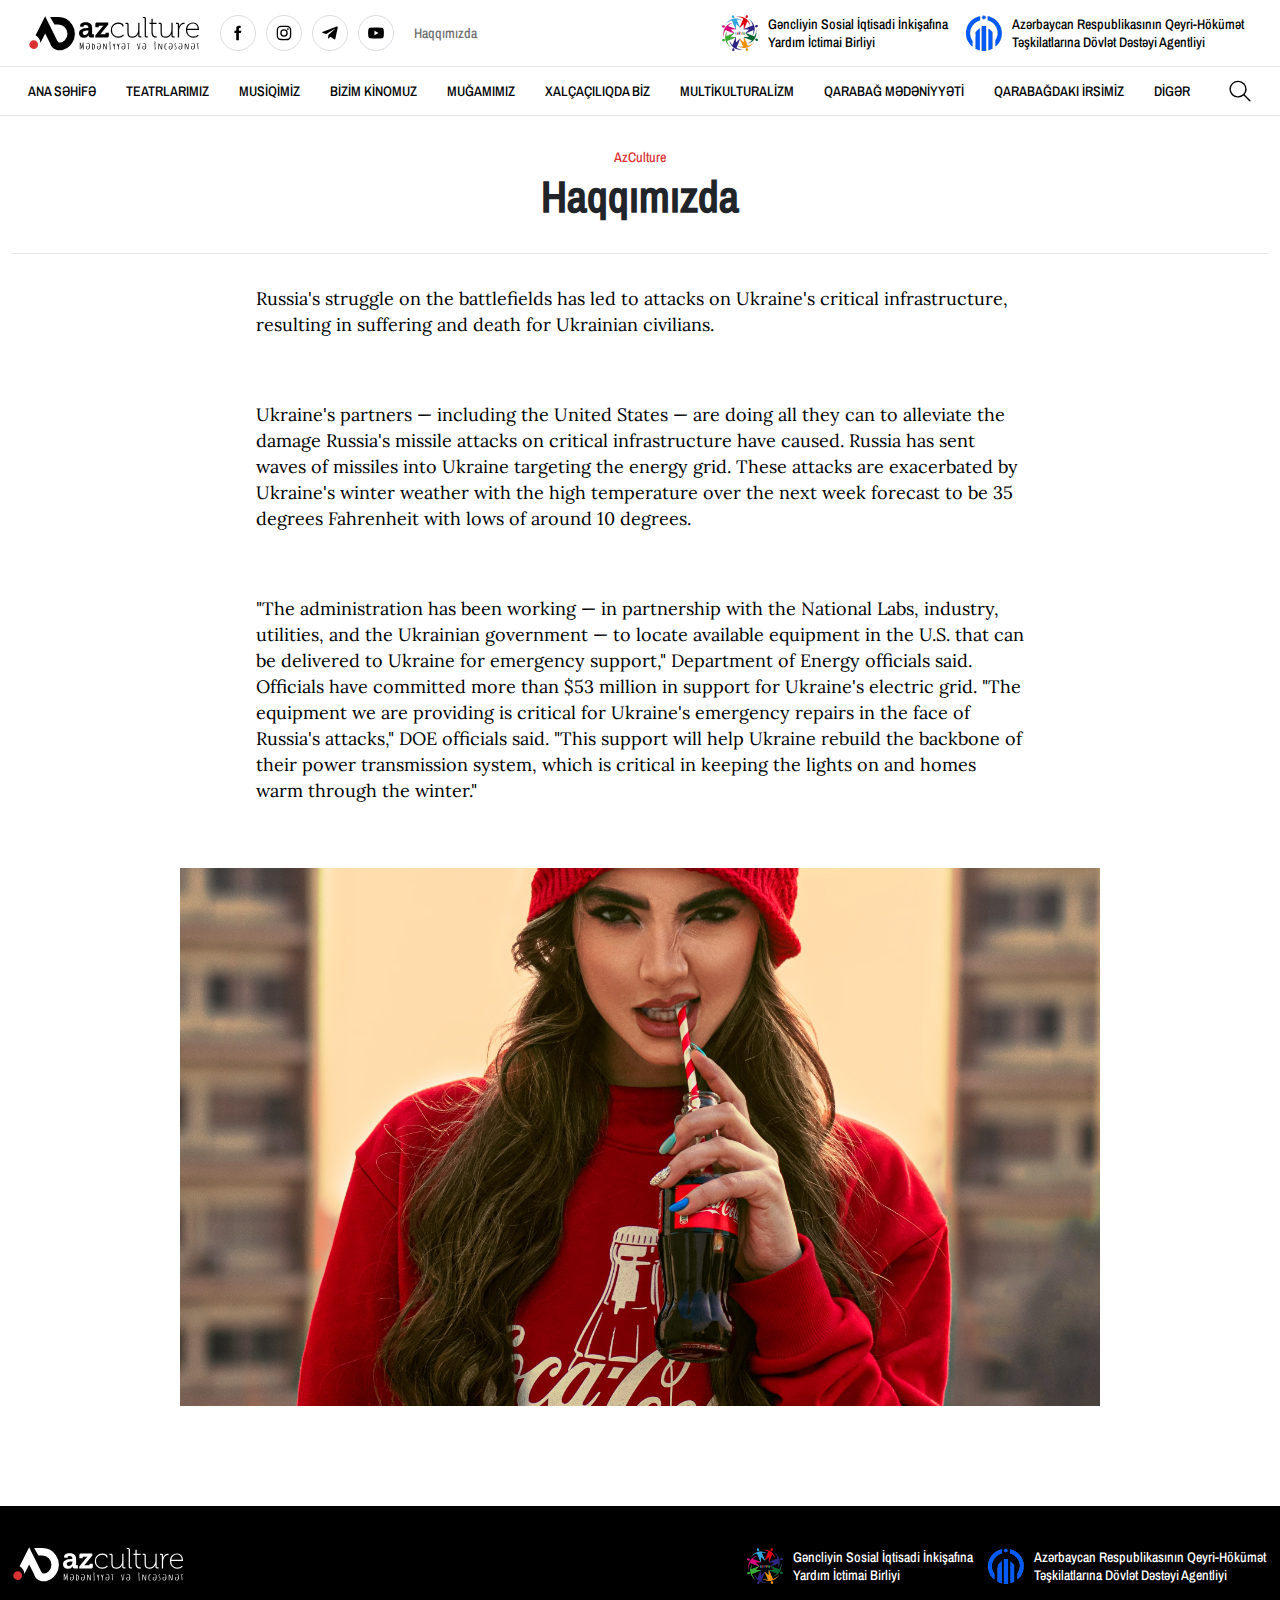
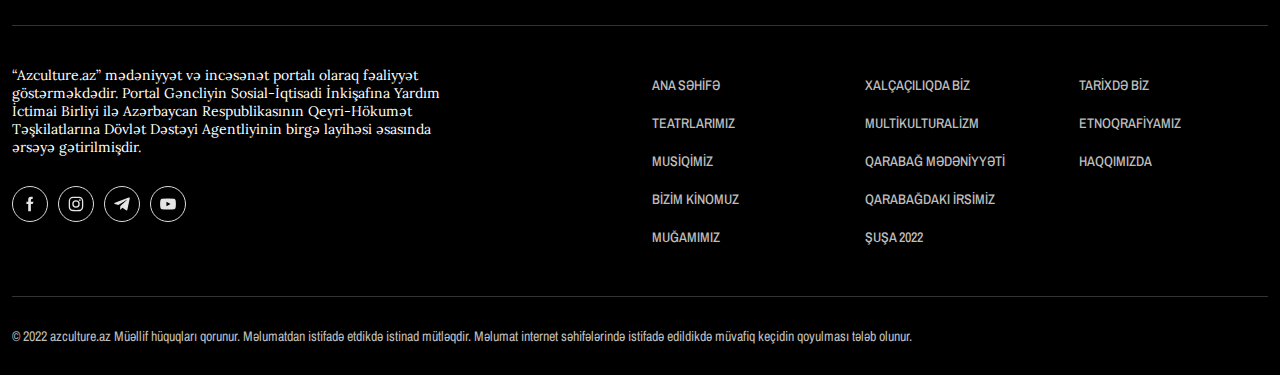
<file: about.html>
<!DOCTYPE html>
<html lang="en">
<head>
    <meta charset="UTF-8">
    <meta http-equiv="X-UA-Compatible" content="IE=edge">
    <meta name="viewport" content="width=device-width, initial-scale=1.0">
    <title>About Template</title>
    <link rel="icon" type="x-icon" href="images/favicon.png">
    <link rel="stylesheet" href="css/bootstrap.min.css">
    <link rel="stylesheet" href="css/bootstrap.css">
    <link rel="stylesheet" href="css/style.css">
    <link rel="stylesheet" href="css/about.css">
</head>
<body>

<!-- Header Start  -->
    <header>
        <div class="header_top">
            <div class="header_top_container container">
                <div class="logo_social_info">
                    <div class="logo">
                        <img src="images/logo.svg" alt="">
                    </div>
                    <ul class="social">
                        <li><a class="social_icon facebook" href="#"></a></li>
                        <li><a class="social_icon instagram" href="#"></a></li>
                        <li><a class="social_icon telegram" href="#"></a></li>
                        <li><a class="social_icon youtube" href="#"></a></li>
                    </ul>
                    <div class="info">Haqqımızda</div>
                    <!-- <div class="contact">Əlaqə</div> -->
                </div>
                <div class="right_logos">
                    <div class="first">
                        <img src="images/logo2.png" alt="">
                        <span>
                            Gəncliyin Sosial İqtisadi İnkişafına Yardım İctimai Birliyi
                        </span>
                    </div>
                    <div class="second">
                        <img src="images/logo3.png" alt="">
                        <span>
                            Azərbaycan Respublikasının Qeyri-Hökümət Təşkilatlarına Dövlət Dəstəyi Agentliyi
                        </span>
                    </div>
                </div>
            </div>
        </div>
        <div class="header_bottom">
            <div class="header_bottom_container container">
                <nav class="navigation_menu">
                    <ul>
                        <li><a href="#">ANA SƏHİFƏ </a></li>
                        <li><a href="#">TEATRLARIMIZ</a></li>
                        <li><a href="#">MUSİQİMİZ</a></li>
                        <li><a href="#">BİZİM KİNOMUZ</a></li>
                        <li><a href="#">MUĞAMIMIZ</a></li>
                        <li><a href="#">XALÇAÇILIQDA BİZ</a></li>
                        <li><a href="#">MULTİKULTURALİZM</a></li>
                        <li><a href="#">QARABAĞ MƏDƏNİYYƏTİ</a></li>
                        <li><a href="#">QARABAĞDAKI İRSİMİZ</a></li>
                        <li><a href="#">DİGƏR</a></li>
                    </ul>
                </nav>
                    <!-- <div class="language">Eng</div> -->
                <div class="search"></div>
            </div>
        </div>
    </header>
<!-- Header End -->


<!-- Main Start  -->
<main>
    <div class="container">
        <div class="section_about">
            <div class="about_title">AzCulture</div>
            <div class="about_info">Haqqımızda</div>
            <div class="about_body">
                <p>Russia's struggle on the battlefields has led to attacks on Ukraine's critical infrastructure, resulting in suffering and death for Ukrainian civilians. </p>
                <p>Ukraine's partners — including the United States — are doing all they can to alleviate the damage Russia's missile attacks on critical infrastructure have caused. 
                Russia has sent waves of missiles into Ukraine targeting the energy grid. These attacks are exacerbated by Ukraine's winter weather with the high temperature over the next week forecast to be 35 degrees Fahrenheit with lows of around 10 degrees. </p>
                <p>"The administration has been working — in partnership with the National Labs, industry, utilities, and the Ukrainian government — to locate available equipment in the U.S. that can be delivered to Ukraine for emergency support," Department of Energy officials said. 
                Officials have committed more than $53 million in support for Ukraine's electric grid. "The equipment we are providing is critical for Ukraine's emergency repairs in the face of Russia's attacks," DOE officials said. "This support will help Ukraine rebuild the backbone of their power transmission system, which is critical in keeping the lights on and homes warm through the winter."</p>
            </div>
            <div class="about_img">
                <img src="images/raamin-ka-Cxag6Z_s8oI-unsplash.jpg" alt="">
            </div>
        </div>
    </div>
</main>
<!-- Main End -->
    

<!-- Footer Start  -->
    <footer>
      <div class="footer_full">
        <div class="container">
          <div class="footer_top">
            <div class="footer_top_container">
              <div class="logo_and_right_logo">
                <div class="footer_logo">
                  <img src="images/logo_footer.svg" alt="">
                </div>
                <div class="footer_right_logo">
                  <div class="left_logo">
                    <div class="ftr_logo_img">
                      <img src="images/logo2.png" alt="">
                    </div>
                    <div class="ftr_logo_info">Gəncliyin Sosial İqtisadi İnkişafına Yardım İctimai Birliyi</div>
                  </div>
                  <div class="right_logo">
                    <div class="ftr_right_img">
                      <img src="images/logo3.png" alt="">
                    </div>
                    <div class="ftr_right_info">
                      Azərbaycan Respublikasının Qeyri-Hökümət Təşkilatlarına Dövlət Dəstəyi Agentliyi
                    </div>
                  </div>
                </div>
              </div>
            </div>
          </div>
          <div class="footer_menu_sect">
            <div class="row">
                <div class="col-6">
                  <div class="footer_menu_left">
                    <div class="ftr_menu_left_info">
                      “Azculture.az” mədəniyyət və incəsənət portalı olaraq fəaliyyət göstərməkdədir. Portal Gəncliyin Sosial-İqtisadi İnkişafına Yardım İctimai Birliyi ilə Azərbaycan Respublikasının Qeyri-Hökumət Təşkilatlarına Dövlət Dəstəyi Agentliyinin birgə layihəsi əsasında ərsəyə gətirilmişdir.
                    </div>
                    <div class="ftr_social">
                      <ul>
                        <li><a class="ftr_facebook" href="#"></a></li>
                        <li><a class="ftr_instagram" href="#"></a></li>
                        <li><a class="ftr_telegram" href="#"></a></li>
                        <li><a class="ftr_youtube" href="#"></a></li>
                      </ul>
                    </div>
                  </div>
                </div>
                <div class="col-6">
                  <div class="row">
                    <div class="col-4">
                      <div class="footer_menu_list">
                        <ul>
                          <li><a href="#">ANA SƏHİFƏ </a></li>
                          <li><a href="#">TEATRLARIMIZ</a></li>
                          <li><a href="#">MUSİQİMİZ</a></li>
                          <li><a href="#">BİZİM KİNOMUZ</a></li>
                          <li><a href="#">MUĞAMIMIZ</a></li>
                        </ul>
                      </div>
                    </div>
                    <div class="col-4">
                      <div class="footer_menu_list">
                        <ul>
                          <li><a href="#">XALÇAÇILIQDA BİZ</a></li>
                          <li><a href="#">MULTİKULTURALİZM</a></li>
                          <li><a href="#">QARABAĞ MƏDƏNİYYƏTİ</a></li>
                          <li><a href="#">QARABAĞDAKI İRSİMİZ</a></li>
                          <li><a href="#">ŞUŞA 2022</a></li>
                        </ul>
                      </div>
                    </div>
                    <div class="col-4">
                      <div class="footer_menu_list">
                        <ul>
                          <li><a href="#">TARİXDƏ BİZ</a></li>
                          <li><a href="#">ETNOQRAFİYAMIZ</a></li>
                          <li><a href="#">Haqqımızda</a></li>
                        </ul>
                      </div>
                    </div>
                  </div>
            </div>
          </div>
        </div>
            <div class="footer_copyright">
                © 2022 azculture.az Müəllif hüquqları qorunur. Məlumatdan istifadə etdikdə istinad mütləqdir.
                Məlumat internet səhifələrində istifadə edildikdə müvafiq keçidin qoyulması tələb olunur.
                </div>
            </div>
    </footer>
<!-- Footer End -->













<script src="js/bootstrap.js"></script>
</body>
</html>
</file>
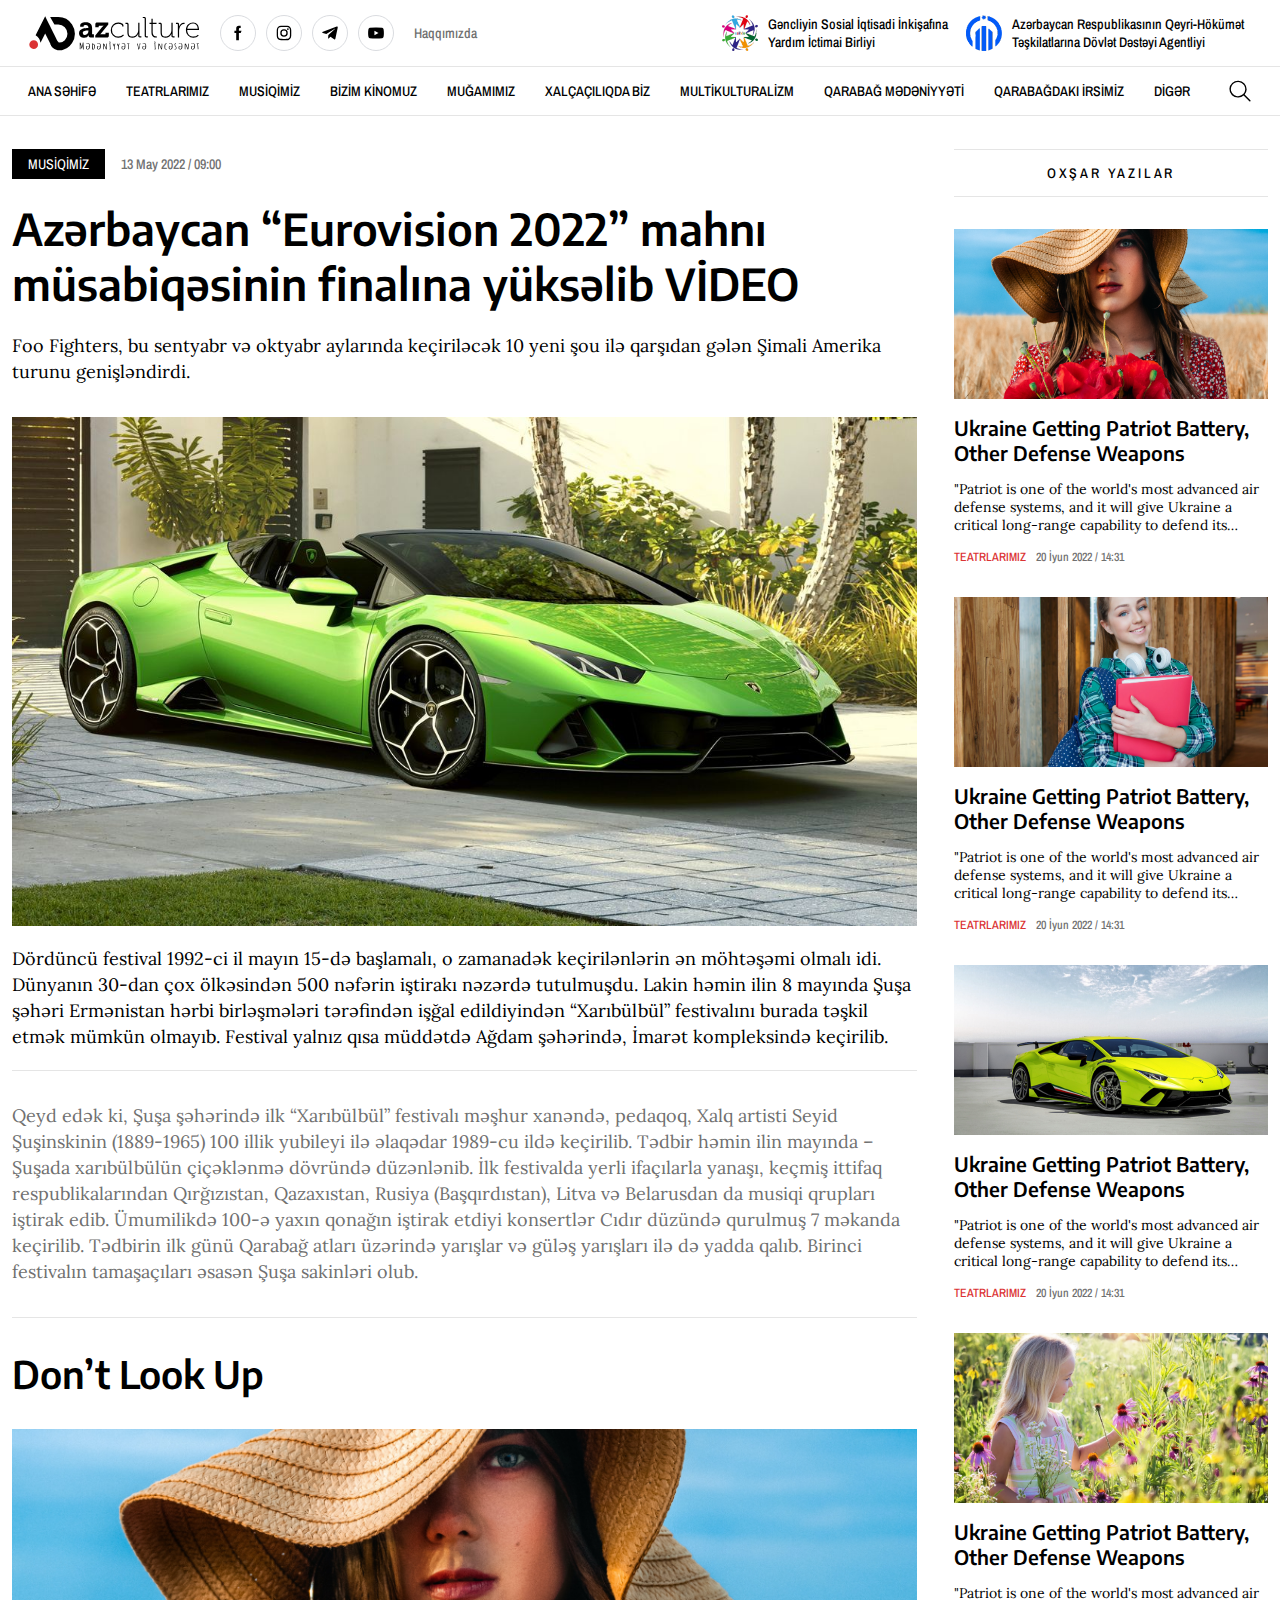
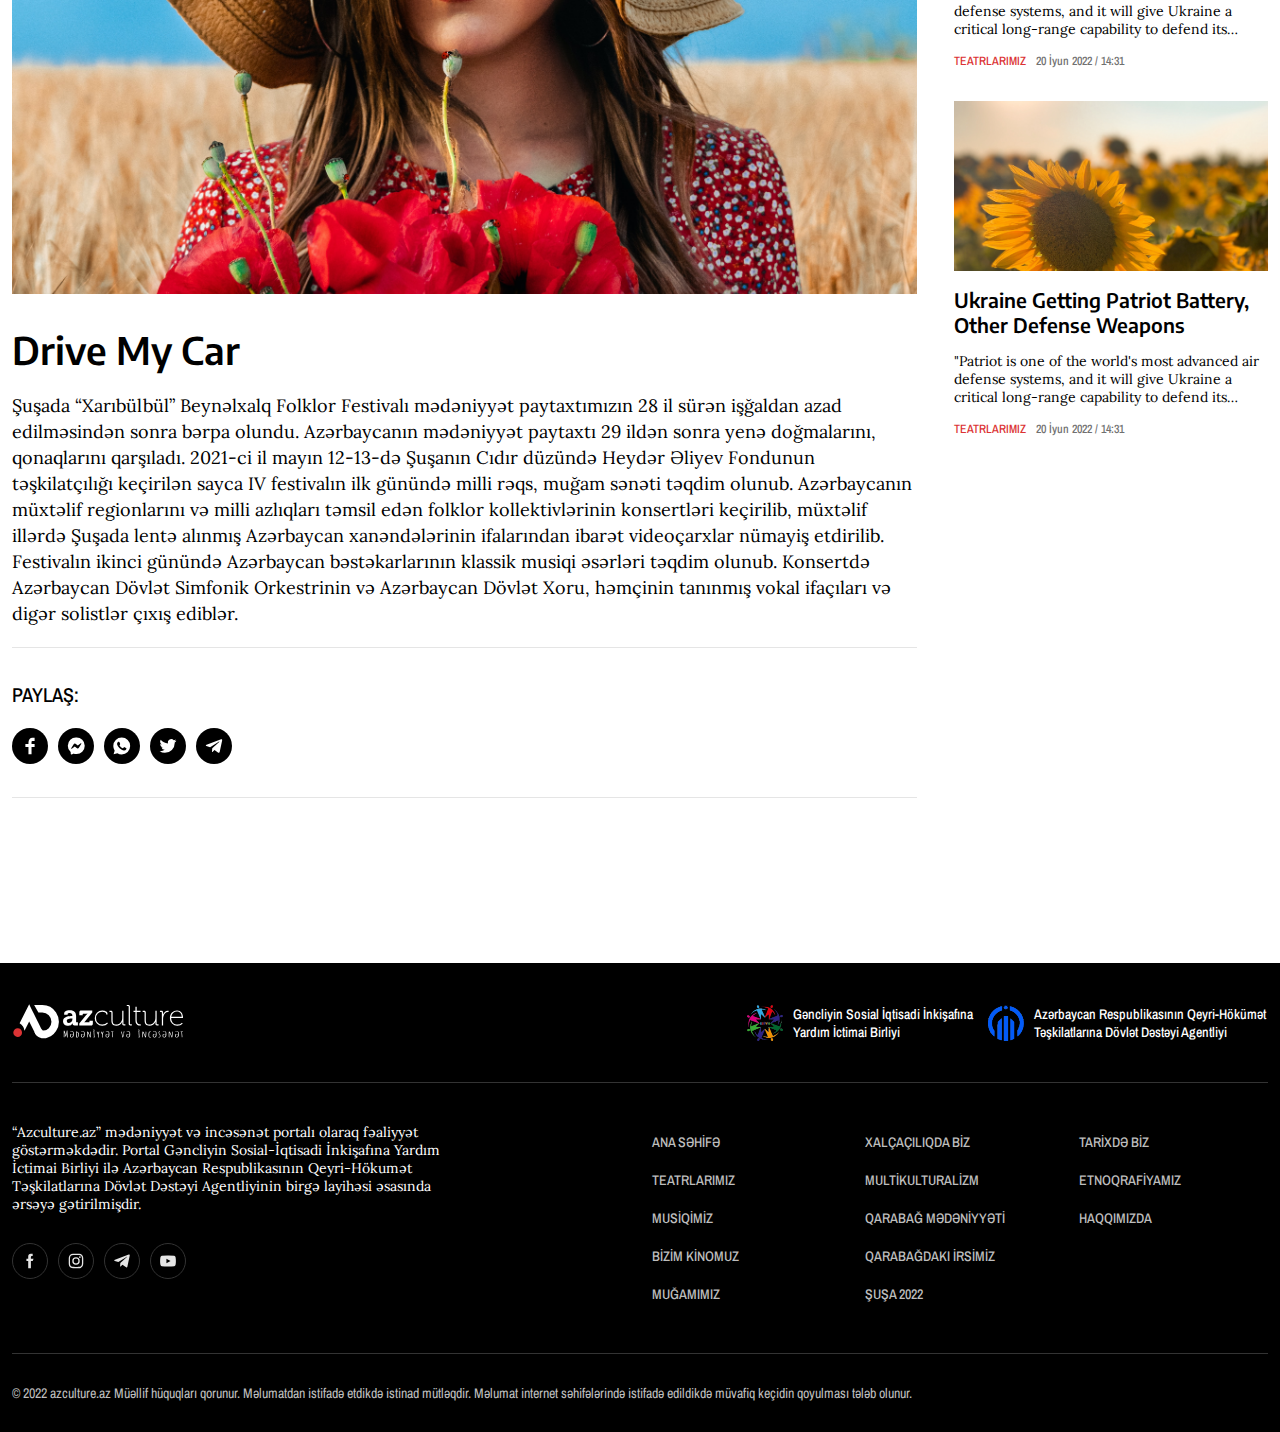
<file: article.html>
<!DOCTYPE html>
<html lang="en">
<head>
    <meta charset="UTF-8">
    <meta http-equiv="X-UA-Compatible" content="IE=edge">
    <meta name="viewport" content="width=device-width, initial-scale=1.0">
    <title>Article Template</title>
    <link rel="icon" type="x-icon" href="images/favicon.png">
    <link rel="stylesheet" href="css/bootstrap.min.css">
    <link rel="stylesheet" href="css/bootstrap.css">
    <link rel="stylesheet" href="css/style.css">
    <link rel="stylesheet" href="css/article.css">
</head>
<body>

<!-- Header Start  -->
    <header>
        <div class="header_top">
            <div class="header_top_container container">
                <div class="logo_social_info">
                    <div class="logo">
                        <img src="images/logo.svg" alt="">
                    </div>
                    <ul class="social">
                        <li><a class="social_icon facebook" href="#"></a></li>
                        <li><a class="social_icon instagram" href="#"></a></li>
                        <li><a class="social_icon telegram" href="#"></a></li>
                        <li><a class="social_icon youtube" href="#"></a></li>
                    </ul>
                    <div class="info">Haqqımızda</div>
                    <!-- <div class="contact">Əlaqə</div> -->
                </div>
                <div class="right_logos">
                    <div class="first">
                        <img src="images/logo2.png" alt="">
                        <span>
                            Gəncliyin Sosial İqtisadi İnkişafına Yardım İctimai Birliyi
                        </span>
                    </div>
                    <div class="second">
                        <img src="images/logo3.png" alt="">
                        <span>
                            Azərbaycan Respublikasının Qeyri-Hökümət Təşkilatlarına Dövlət Dəstəyi Agentliyi
                        </span>
                    </div>
                </div>
            </div>
        </div>
        <div class="header_bottom">
            <div class="header_bottom_container container">
                <nav class="navigation_menu">
                    <ul>
                        <li><a href="#">ANA SƏHİFƏ </a></li>
                        <li><a href="#">TEATRLARIMIZ</a></li>
                        <li><a href="#">MUSİQİMİZ</a></li>
                        <li><a href="#">BİZİM KİNOMUZ</a></li>
                        <li><a href="#">MUĞAMIMIZ</a></li>
                        <li><a href="#">XALÇAÇILIQDA BİZ</a></li>
                        <li><a href="#">MULTİKULTURALİZM</a></li>
                        <li><a href="#">QARABAĞ MƏDƏNİYYƏTİ</a></li>
                        <li><a href="#">QARABAĞDAKI İRSİMİZ</a></li>
                        <li><a href="#">DİGƏR</a></li>
                    </ul>
                </nav>
                    <!-- <div class="language">Eng</div> -->
                <div class="search"></div>
            </div>
        </div>
    </header>
<!-- Header End -->


<!-- Main Start  -->
          <main>
            <div class="section_news">
                <div class="container d-flex">
                  <div class="col-9">
                    <div class="news_section">
                          <div class="news_date">
                              <div class="news_info">MUSİQİMİZ</div>
                              <div class="news_time">13 May 2022 / 09:00</div>
                          </div>
                          <div class="news_title">Azərbaycan “Eurovision 2022” mahnı müsabiqəsinin finalına yüksəlib VİDEO</div>
                          <div class="news_text">Foo Fighters, bu sentyabr və oktyabr aylarında keçiriləcək 10 yeni şou ilə qarşıdan gələn Şimali Amerika turunu genişləndirdi.</div>
                        </div>
                        <div class="news_body">
                          <div class="news_image">
                              <img src="images/2021-lamborghini-huracan-evo-mmp-1-1600293029.jpg" alt="">
                          </div>
                          <div class="news_image_text">Dördüncü festival 1992-ci il mayın 15-də başlamalı, o zamanadək keçirilənlərin ən möhtəşəmi olmalı idi. Dünyanın 30-dan çox ölkəsindən 500 nəfərin iştirakı nəzərdə tutulmuşdu. Lakin həmin ilin 8 mayında Şuşa şəhəri Ermənistan hərbi birləşmələri tərəfindən işğal edildiyindən “Xarıbülbül” festivalını burada təşkil etmək mümkün olmayıb. Festival yalnız qısa müddətdə Ağdam şəhərində, İmarət kompleksində keçirilib.</div>
                          <div class="news_image_text_border">Qeyd edək ki, Şuşa şəhərində ilk “Xarıbülbül” festivalı məşhur xanəndə, pedaqoq, Xalq artisti Seyid Şuşinskinin (1889-1965) 100 illik yubileyi ilə əlaqədar 1989-cu ildə keçirilib. Tədbir həmin ilin mayında – Şuşada xarıbülbülün çiçəklənmə dövründə düzənlənib. İlk festivalda yerli ifaçılarla yanaşı, keçmiş ittifaq respublikalarından Qırğızıstan, Qazaxıstan, Rusiya (Başqırdıstan), Litva və Belarusdan da musiqi qrupları iştirak edib. Ümumilikdə 100-ə yaxın qonağın iştirak etdiyi konsertlər Cıdır düzündə qurulmuş 7 məkanda keçirilib. Tədbirin ilk günü Qarabağ atları üzərində yarışlar və güləş yarışları ilə də yadda qalıb. Birinci festivalın tamaşaçıları əsasən Şuşa sakinləri olub.</div>
                          <div class="news_image_title">Don’t Look Up</div>
                          <div class="news_image_img">
                            <img src="images/gleb-albovsky-sBO2-mtclIw-unsplash.jpg" alt="">
                          </div>
                          <div class="news_image_title">Drive My Car</div>
                          <div class="news_image_text">Şuşada “Xarıbülbül” Beynəlxalq Folklor Festivalı mədəniyyət paytaxtımızın 28 il sürən işğaldan azad edilməsindən sonra bərpa olundu. Azərbaycanın mədəniyyət paytaxtı 29 ildən sonra yenə doğmalarını, qonaqlarını qarşıladı. 2021-ci il mayın 12-13-də Şuşanın Cıdır düzündə Heydər Əliyev Fondunun təşkilatçılığı keçirilən sayca IV festivalın ilk günündə milli rəqs, muğam sənəti təqdim olunub. Azərbaycanın müxtəlif regionlarını və milli azlıqları təmsil edən folklor kollektivlərinin konsertləri keçirilib, müxtəlif illərdə Şuşada lentə alınmış Azərbaycan xanəndələrinin ifalarından ibarət videoçarxlar nümayiş etdirilib. Festivalın ikinci günündə Azərbaycan bəstəkarlarının klassik musiqi əsərləri təqdim olunub. Konsertdə Azərbaycan Dövlət Simfonik Orkestrinin və Azərbaycan Dövlət Xoru, həmçinin tanınmış vokal ifaçıları və digər solistlər çıxış ediblər.</div>
                          <div class="news_social_share">
                            <div class="news_share_social_title">PAYLAŞ: </div>
                            <div class="news_share_social_icons">
                              <ul>
                                <li><a href="#"><img src="images/fb_nw.svg" alt=""></a></li>
                                <li><a href="#"><img src="images/msg_nw.svg" alt=""></a></li>
                                <li><a href="#"><img src="images/wp_nw.svg" alt=""></a></li>
                                <li><a href="#"><img src="images/twit_nw.svg" alt=""></a></li>
                                <li><a href="#"><img src="images/tgm.svg" alt=""></a></li>
                              </ul>
                            </div>
                          </div>
                      </div>
                  </div>
                  <aside>
                      <div class="section_news_right">
                          <div class="news_right_header">OXŞAR YAZILAR </div>
                          <div class="news_right_boxes">
                            <div class="news_right_img">
                              <img src="images/gleb-albovsky-sBO2-mtclIw-unsplash.jpg" alt="">
                              </div>
                              <div class="news_right_title">Ukraine Getting Patriot Battery, Other Defense Weapons</div>
                              <div class="news_right_info">"Patriot is one of the world's most advanced air defense systems, and it will give Ukraine a critical long-range capability to defend its airspace. It is capable of intercepting cruise missiles, ballistic missiles and aircraft. It's important to put the Patriot battery in context. For air defense, there is no silver bullet. Our goal is to help Ukraine strengthen a layered integrated approach to air defense. … Patriot will complement a range of medium and short-range air defense capabilities that we have provided and the allies have provided in prior donation packages," the senior DOD official said.  </div>
                              <div class="news_right_date">
                                <span>TEATRLARIMIZ</span>
                                <span>20 İyun 2022 / 14:31</span>
                              </div>
                          </div>
                          <div class="news_right_boxes">
                            <div class="news_right_img">
                              <img src="images/pexels-photo-1462630 (1).jpeg" alt="">
                              </div>
                              <div class="news_right_title">Ukraine Getting Patriot Battery, Other Defense Weapons</div>
                              <div class="news_right_info">"Patriot is one of the world's most advanced air defense systems, and it will give Ukraine a critical long-range capability to defend its airspace. It is capable of intercepting cruise missiles, ballistic missiles and aircraft. It's important to put the Patriot battery in context. For air defense, there is no silver bullet. Our goal is to help Ukraine strengthen a layered integrated approach to air defense. … Patriot will complement a range of medium and short-range air defense capabilities that we have provided and the allies have provided in prior donation packages," the senior DOD official said.  </div>
                              <div class="news_right_date">
                                <span>TEATRLARIMIZ</span>
                                <span>20 İyun 2022 / 14:31</span>
                              </div>
                          </div>
                          <div class="news_right_boxes">
                            <div class="news_right_img">
                              <img src="images/lamborgini-4565343.jpg" alt="">
                              </div>
                              <div class="news_right_title">Ukraine Getting Patriot Battery, Other Defense Weapons</div>
                              <div class="news_right_info">"Patriot is one of the world's most advanced air defense systems, and it will give Ukraine a critical long-range capability to defend its airspace. It is capable of intercepting cruise missiles, ballistic missiles and aircraft. It's important to put the Patriot battery in context. For air defense, there is no silver bullet. Our goal is to help Ukraine strengthen a layered integrated approach to air defense. … Patriot will complement a range of medium and short-range air defense capabilities that we have provided and the allies have provided in prior donation packages," the senior DOD official said.  </div>
                              <div class="news_right_date">
                                <span>TEATRLARIMIZ</span>
                                <span>20 İyun 2022 / 14:31</span>
                              </div>
                          </div>
                          <div class="news_right_boxes">
                            <div class="news_right_img">
                              <img src="images/little-girl-2516578.jpg" alt="">
                              </div>
                              <div class="news_right_title">Ukraine Getting Patriot Battery, Other Defense Weapons</div>
                              <div class="news_right_info">"Patriot is one of the world's most advanced air defense systems, and it will give Ukraine a critical long-range capability to defend its airspace. It is capable of intercepting cruise missiles, ballistic missiles and aircraft. It's important to put the Patriot battery in context. For air defense, there is no silver bullet. Our goal is to help Ukraine strengthen a layered integrated approach to air defense. … Patriot will complement a range of medium and short-range air defense capabilities that we have provided and the allies have provided in prior donation packages," the senior DOD official said.  </div>
                              <div class="news_right_date">
                                <span>TEATRLARIMIZ</span>
                                <span>20 İyun 2022 / 14:31</span>
                              </div>
                          </div>
                          <div class="news_right_boxes">
                            <div class="news_right_img">
                              <img src="images/shifan-hassan-Xp8uSaYajWU-unsplash.jpg" alt="">
                              </div>
                              <div class="news_right_title">Ukraine Getting Patriot Battery, Other Defense Weapons</div>
                              <div class="news_right_info">"Patriot is one of the world's most advanced air defense systems, and it will give Ukraine a critical long-range capability to defend its airspace. It is capable of intercepting cruise missiles, ballistic missiles and aircraft. It's important to put the Patriot battery in context. For air defense, there is no silver bullet. Our goal is to help Ukraine strengthen a layered integrated approach to air defense. … Patriot will complement a range of medium and short-range air defense capabilities that we have provided and the allies have provided in prior donation packages," the senior DOD official said.  </div>
                              <div class="news_right_date">
                                <span>TEATRLARIMIZ</span>
                                <span>20 İyun 2022 / 14:31</span>
                              </div>
                          </div>
                      </div>
                  </aside>
                  </div>
                </div>
            </div>
          </main>
          
<!-- Main End -->
    

<!-- Footer Start  -->
    <footer>
      <div class="footer_full">
        <div class="container">
          <div class="footer_top">
            <div class="footer_top_container">
              <div class="logo_and_right_logo">
                <div class="footer_logo">
                  <img src="images/logo_footer.svg" alt="">
                </div>
                <div class="footer_right_logo">
                  <div class="left_logo">
                    <div class="ftr_logo_img">
                      <img src="images/logo2.png" alt="">
                    </div>
                    <div class="ftr_logo_info">Gəncliyin Sosial İqtisadi İnkişafına Yardım İctimai Birliyi</div>
                  </div>
                  <div class="right_logo">
                    <div class="ftr_right_img">
                      <img src="images/logo3.png" alt="">
                    </div>
                    <div class="ftr_right_info">
                      Azərbaycan Respublikasının Qeyri-Hökümət Təşkilatlarına Dövlət Dəstəyi Agentliyi
                    </div>
                  </div>
                </div>
              </div>
            </div>
          </div>
          <div class="footer_menu_sect">
            <div class="row">
                <div class="col-6">
                  <div class="footer_menu_left">
                    <div class="ftr_menu_left_info">
                      “Azculture.az” mədəniyyət və incəsənət portalı olaraq fəaliyyət göstərməkdədir. Portal Gəncliyin Sosial-İqtisadi İnkişafına Yardım İctimai Birliyi ilə Azərbaycan Respublikasının Qeyri-Hökumət Təşkilatlarına Dövlət Dəstəyi Agentliyinin birgə layihəsi əsasında ərsəyə gətirilmişdir.
                    </div>
                    <div class="ftr_social">
                      <ul>
                        <li><a class="ftr_facebook" href="#"></a></li>
                        <li><a class="ftr_instagram" href="#"></a></li>
                        <li><a class="ftr_telegram" href="#"></a></li>
                        <li><a class="ftr_youtube" href="#"></a></li>
                      </ul>
                    </div>
                  </div>
                </div>
                <div class="col-6">
                  <div class="row">
                    <div class="col-4">
                      <div class="footer_menu_list">
                        <ul>
                          <li><a href="#">ANA SƏHİFƏ </a></li>
                          <li><a href="#">TEATRLARIMIZ</a></li>
                          <li><a href="#">MUSİQİMİZ</a></li>
                          <li><a href="#">BİZİM KİNOMUZ</a></li>
                          <li><a href="#">MUĞAMIMIZ</a></li>
                        </ul>
                      </div>
                    </div>
                    <div class="col-4">
                      <div class="footer_menu_list">
                        <ul>
                          <li><a href="#">XALÇAÇILIQDA BİZ</a></li>
                          <li><a href="#">MULTİKULTURALİZM</a></li>
                          <li><a href="#">QARABAĞ MƏDƏNİYYƏTİ</a></li>
                          <li><a href="#">QARABAĞDAKI İRSİMİZ</a></li>
                          <li><a href="#">ŞUŞA 2022</a></li>
                        </ul>
                      </div>
                    </div>
                    <div class="col-4">
                      <div class="footer_menu_list">
                        <ul>
                          <li><a href="#">TARİXDƏ BİZ</a></li>
                          <li><a href="#">ETNOQRAFİYAMIZ</a></li>
                          <li><a href="#">Haqqımızda</a></li>
                        </ul>
                      </div>
                    </div>
                  </div>
            </div>
          </div>
        </div>
            <div class="footer_copyright">
                © 2022 azculture.az Müəllif hüquqları qorunur. Məlumatdan istifadə etdikdə istinad mütləqdir.
                Məlumat internet səhifələrində istifadə edildikdə müvafiq keçidin qoyulması tələb olunur.
                </div>
            </div>
    </footer>
<!-- Footer End -->













<script src="js/bootstrap.js"></script>
</body>
</html>
</file>
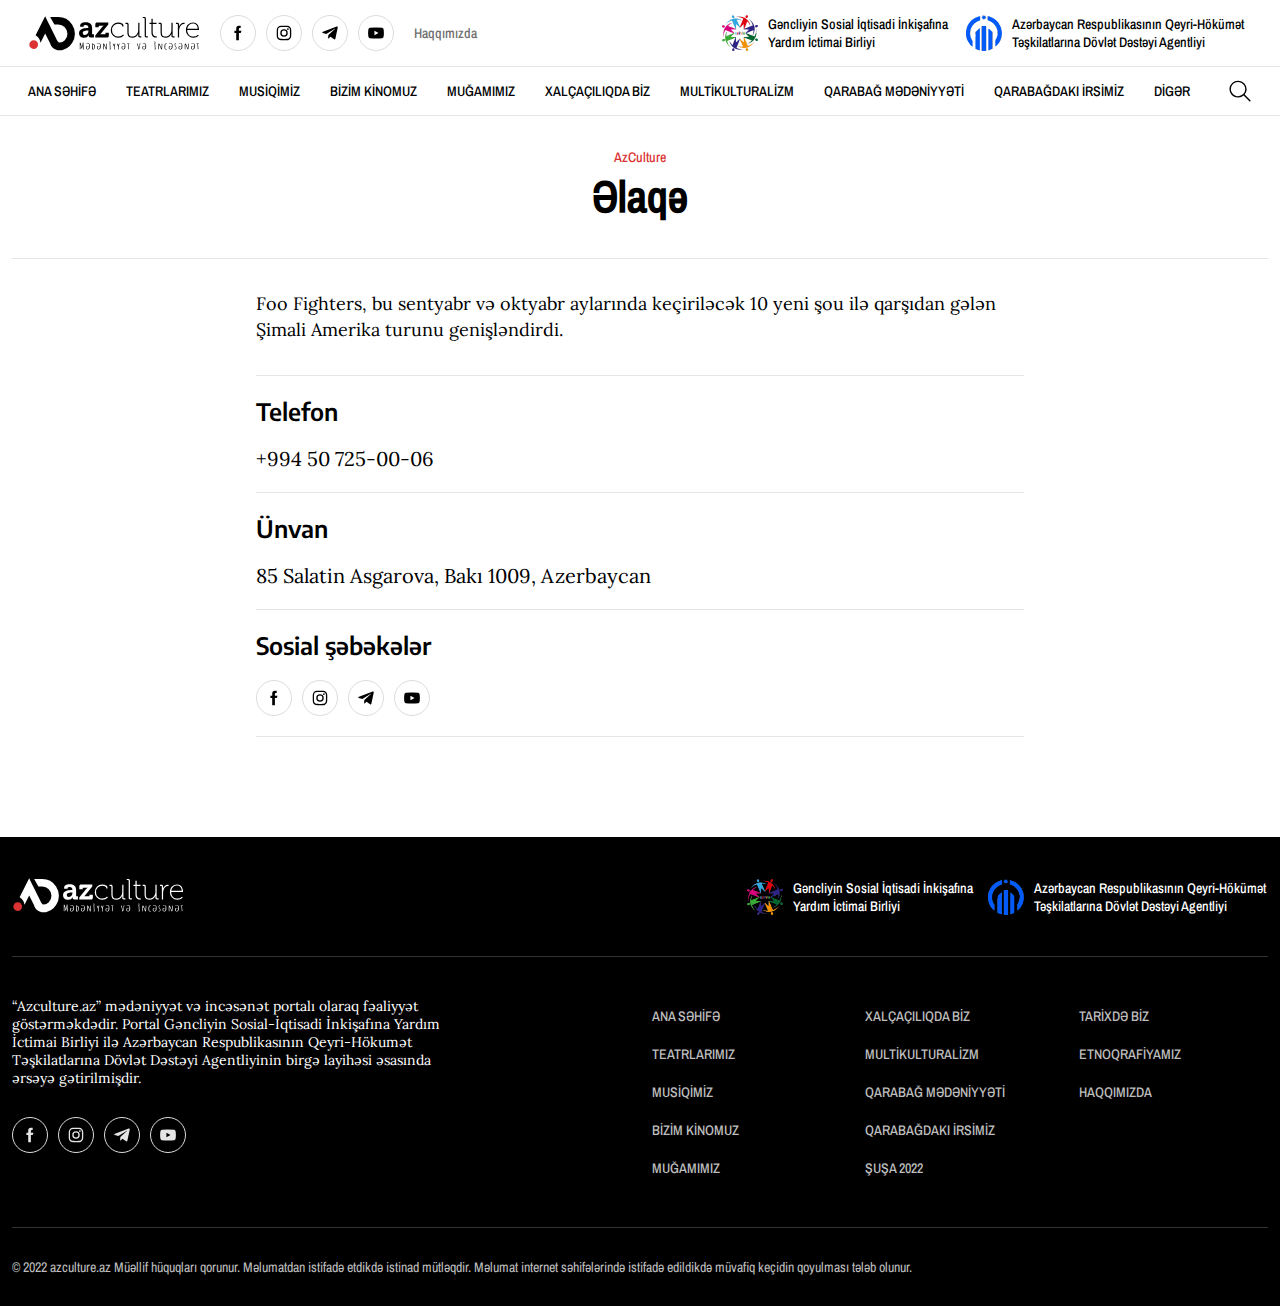
<file: contact.html>
<!DOCTYPE html>
<html lang="en">
<head>
    <meta charset="UTF-8">
    <meta http-equiv="X-UA-Compatible" content="IE=edge">
    <meta name="viewport" content="width=device-width, initial-scale=1.0">
    <title>Contact Template</title>
    <link rel="icon" type="x-icon" href="images/favicon.png">
    <link rel="stylesheet" href="css/bootstrap.min.css">
    <link rel="stylesheet" href="css/bootstrap.css">
    <link rel="stylesheet" href="css/style.css">
    <link rel="stylesheet" href="css/contact.css">
</head>
<body>

<!-- Header Start  -->
    <header>
        <div class="header_top">
            <div class="header_top_container container">
                <div class="logo_social_info">
                    <div class="logo">
                        <img src="images/logo.svg" alt="">
                    </div>
                    <ul class="social">
                        <li><a class="social_icon facebook" href="#"></a></li>
                        <li><a class="social_icon instagram" href="#"></a></li>
                        <li><a class="social_icon telegram" href="#"></a></li>
                        <li><a class="social_icon youtube" href="#"></a></li>
                    </ul>
                    <div class="info">Haqqımızda</div>
                    <!-- <div class="contact">Əlaqə</div> -->
                </div>
                <div class="right_logos">
                    <div class="first">
                        <img src="images/logo2.png" alt="">
                        <span>
                            Gəncliyin Sosial İqtisadi İnkişafına Yardım İctimai Birliyi
                        </span>
                    </div>
                    <div class="second">
                        <img src="images/logo3.png" alt="">
                        <span>
                            Azərbaycan Respublikasının Qeyri-Hökümət Təşkilatlarına Dövlət Dəstəyi Agentliyi
                        </span>
                    </div>
                </div>
            </div>
        </div>
        <div class="header_bottom">
            <div class="header_bottom_container container">
                <nav class="navigation_menu">
                    <ul>
                        <li><a href="#">ANA SƏHİFƏ </a></li>
                        <li><a href="#">TEATRLARIMIZ</a></li>
                        <li><a href="#">MUSİQİMİZ</a></li>
                        <li><a href="#">BİZİM KİNOMUZ</a></li>
                        <li><a href="#">MUĞAMIMIZ</a></li>
                        <li><a href="#">XALÇAÇILIQDA BİZ</a></li>
                        <li><a href="#">MULTİKULTURALİZM</a></li>
                        <li><a href="#">QARABAĞ MƏDƏNİYYƏTİ</a></li>
                        <li><a href="#">QARABAĞDAKI İRSİMİZ</a></li>
                        <li><a href="#">DİGƏR</a></li>
                    </ul>
                </nav>
                    <!-- <div class="language">Eng</div> -->
                <div class="search"></div>
            </div>
        </div>
    </header>
<!-- Header End -->


<!-- Main Start  -->
    <main>
        <div class="container">
            <div class="section_contact">
                <div class="contact_title">AzCulture</div>
                <div class="contact_info">Əlaqə</div>
            </div>
            <div class="contact_form">
                <div class="contact_form_box">
                    <div class="contact_form_box_title">Foo Fighters, bu sentyabr və oktyabr aylarında keçiriləcək 10 yeni şou ilə qarşıdan gələn Şimali Amerika turunu genişləndirdi.</div>
                </div>
                <div class="contact_form_box">
                    <div class="contact_form_box_info">Telefon</div>
                    <div class="contact_form_box_text">+994 50 725-00-06</div>
                </div>
                <div class="contact_form_box">
                    <div class="contact_form_box_info">Ünvan</div>
                    <div class="contact_form_box_text">85 Salatin Asgarova, Bakı 1009, Azerbaycan</div>
                </div>
                <div class="contact_form_box">
                    <div class="contact_form_box_info">Sosial şəbəkələr</div>
                    <div class="contact_social_media_icons">
                        <ul>
                            <li><a href="#"><img src="images/fb.svg" alt=""></a></li>
                            <li><a href="#"><img src="images/ins.svg" alt=""></a></li>
                            <li><a href="#"><img src="images/teleg.svg" alt=""></a></li>
                            <li><a href="#"><img src="images/yt.svg" alt=""></a></li>
                            
                        </ul>
                    </div>
                </div>
            </div>
        </div>
    </main>
<!-- Main End -->
    

<!-- Footer Start  -->
    <footer>
      <div class="footer_full">
        <div class="container">
          <div class="footer_top">
            <div class="footer_top_container">
              <div class="logo_and_right_logo">
                <div class="footer_logo">
                  <img src="images/logo_footer.svg" alt="">
                </div>
                <div class="footer_right_logo">
                  <div class="left_logo">
                    <div class="ftr_logo_img">
                      <img src="images/logo2.png" alt="">
                    </div>
                    <div class="ftr_logo_info">Gəncliyin Sosial İqtisadi İnkişafına Yardım İctimai Birliyi</div>
                  </div>
                  <div class="right_logo">
                    <div class="ftr_right_img">
                      <img src="images/logo3.png" alt="">
                    </div>
                    <div class="ftr_right_info">
                      Azərbaycan Respublikasının Qeyri-Hökümət Təşkilatlarına Dövlət Dəstəyi Agentliyi
                    </div>
                  </div>
                </div>
              </div>
            </div>
          </div>
          <div class="footer_menu_sect">
            <div class="row">
                <div class="col-6">
                  <div class="footer_menu_left">
                    <div class="ftr_menu_left_info">
                      “Azculture.az” mədəniyyət və incəsənət portalı olaraq fəaliyyət göstərməkdədir. Portal Gəncliyin Sosial-İqtisadi İnkişafına Yardım İctimai Birliyi ilə Azərbaycan Respublikasının Qeyri-Hökumət Təşkilatlarına Dövlət Dəstəyi Agentliyinin birgə layihəsi əsasında ərsəyə gətirilmişdir.
                    </div>
                    <div class="ftr_social">
                      <ul>
                        <li><a class="ftr_facebook" href="#"></a></li>
                        <li><a class="ftr_instagram" href="#"></a></li>
                        <li><a class="ftr_telegram" href="#"></a></li>
                        <li><a class="ftr_youtube" href="#"></a></li>
                      </ul>
                    </div>
                  </div>
                </div>
                <div class="col-6">
                  <div class="row">
                    <div class="col-4">
                      <div class="footer_menu_list">
                        <ul>
                          <li><a href="#">ANA SƏHİFƏ </a></li>
                          <li><a href="#">TEATRLARIMIZ</a></li>
                          <li><a href="#">MUSİQİMİZ</a></li>
                          <li><a href="#">BİZİM KİNOMUZ</a></li>
                          <li><a href="#">MUĞAMIMIZ</a></li>
                        </ul>
                      </div>
                    </div>
                    <div class="col-4">
                      <div class="footer_menu_list">
                        <ul>
                          <li><a href="#">XALÇAÇILIQDA BİZ</a></li>
                          <li><a href="#">MULTİKULTURALİZM</a></li>
                          <li><a href="#">QARABAĞ MƏDƏNİYYƏTİ</a></li>
                          <li><a href="#">QARABAĞDAKI İRSİMİZ</a></li>
                          <li><a href="#">ŞUŞA 2022</a></li>
                        </ul>
                      </div>
                    </div>
                    <div class="col-4">
                      <div class="footer_menu_list">
                        <ul>
                          <li><a href="#">TARİXDƏ BİZ</a></li>
                          <li><a href="#">ETNOQRAFİYAMIZ</a></li>
                          <li><a href="#">Haqqımızda</a></li>
                        </ul>
                      </div>
                    </div>
                  </div>
            </div>
          </div>
        </div>
            <div class="footer_copyright">
                © 2022 azculture.az Müəllif hüquqları qorunur. Məlumatdan istifadə etdikdə istinad mütləqdir.
                Məlumat internet səhifələrində istifadə edildikdə müvafiq keçidin qoyulması tələb olunur.
                </div>
            </div>
    </footer>
<!-- Footer End -->













<script src="js/bootstrap.js"></script>
</body>
</html>
</file>
<file: css/canvas.css>
.nav_mobile{
    position: fixed;
    left: 0;
    bottom: 0;
    width: 100%;
    height: 100%;
    background-color:#FFFFFF;
    z-index: 999;
}
.nav_mobile_top{
    width: 100%;
    padding: 7px 16px;
    border-bottom: 1px solid #E5E5E5;
    display: flex;
    align-items: center;
    justify-content: space-between;
}
.nav_mobile_top ul{
    display: flex;
    list-style: none;
}
.nav_mobile_top ul li{
    list-style-type: none;
    padding: 0px 5px;
}
.social_icon{
    display: block;
    width: 36px;
    height: 36px;
    border: 1px solid #DADCE0;
    border-radius: 50%;
    background-size: 18px 18px;
    background-position: center;
    background-repeat: no-repeat;
    transition: all 0.3s ease;
    -webkit-transition: all 0.3s ease;
    -moz-transition: all 0.3s ease;
    -ms-transition: all 0.3s ease;
    -o-transition: all 0.3s ease;
}
.facebook{
    background-image: url(../images/fb.svg);
}
.instagram{
    background-image: url(../images/ins.svg);
}
.telegram{
    background-image: url(../images/teleg.svg);
}
.youtube{
    background-image: url(../images/yt.svg);
}
.nav_mobile_x{
    width: 24px;
    height: 24px;
    display: block;
}
.nav_mobile_x img{
    width: 100%;
    height: 100%;
    object-fit: cover;
    overflow: hidden;
    display: block;
}
.nav_mobile_bottom_logos{
    display: block;
    width: 100%;
    max-width: 100%;
    padding: 10px 16px;
    margin: 0 0 0 0px;
    border-bottom: 1px solid #E5E5E5;
}
.nav_mobile_bottom_logos .first{
    display: flex;
    align-items: center;
}
.nav_mobile_bottom_logos span{
    display: block;
    float: left;
    width: calc(100% - 36px);
    padding: 0 0 0 10px;
    text-align: left;
    font-family: 'Archivo Narrow';
    font-weight: 500;
    font-size: 14px;
    line-height: 18px;
    color: #000000;
    transition: 300ms all ease-in-out;
    -webkit-transition: 300ms all ease-in-out;
    -moz-transition: 300ms all ease-in-out;
    -ms-transition: 300ms all ease-in-out;
    -o-transition: 300ms all ease-in-out;
}
.nav_mobile_bottom_logos span:hover{
    cursor: pointer;
    color: blueviolet;
}
.nav_mobile_bottom_menu{
    width: 100%;
    padding: 12px 16px;
}
.nav_mobile_bottom_menu ul{
    list-style: none;
}
.nav_mobile_bottom_menu ul li{
    list-style-type: none;
    padding: 10px 0px;
}
.nav_mobile_bottom_menu ul li a{
    text-decoration: none;
    text-transform: uppercase;
    text-align: left;
    font-family: 'Archivo Narrow';
    font-weight: 500;
    font-size: 14px;
    line-height: 18px;
    letter-spacing: 0px;
    color: #000000;
    word-break: break-word;
    transition: all 0.2s ease;
    -webkit-transition: all 0.2s ease;
    -moz-transition: all 0.2s ease;
    -ms-transition: all 0.2s ease;
    -o-transition: all 0.2s ease;
}
.nav_mobile_bottom_menu ul li a:hover{
    color: crimson;
}
.nav_mobile_bottom_menu .menu_gray{
    text-transform: capitalize;
    font-family: 'Archivo Narrow';
    font-weight: 500;
    font-size: 14px;
    line-height: 18px;
    letter-spacing: 0px;
    transition: all 0.3s ease;
    -webkit-transition: all 0.3s ease;
    -moz-transition: all 0.3s ease;
    -ms-transition: all 0.3s ease;
    -o-transition: all 0.3s ease;
    color:  #707070;;
}
</file>
<file: css/style.css>
@font-face {
    font-family: 'Archivo Narrow';
    src: url('../fonts/subset-ArchivoNarrow-Regular.eot');
    src: url('../fonts/subset-ArchivoNarrow-Regular.eot?#iefix') format('embedded-opentype'),
        url('../fonts/subset-ArchivoNarrow-Regular.woff2') format('woff2'),
        url('../fonts/subset-ArchivoNarrow-Regular.woff') format('woff'),
        url('../fonts/subset-ArchivoNarrow-Regular.ttf') format('truetype'),
        url('../fonts/subset-ArchivoNarrow-Regular.svg#ArchivoNarrow-Regular') format('svg');
    font-weight: normal;
    font-style: normal;
    font-display: swap;
}

@font-face {
    font-family: 'Archivo Narrow';
    src: url('../fonts/subset-ArchivoNarrow-Medium.eot');
    src: url('../fonts/subset-ArchivoNarrow-Medium.eot?#iefix') format('embedded-opentype'),
        url('../fonts/subset-ArchivoNarrow-Medium.woff2') format('woff2'),
        url('../fonts/subset-ArchivoNarrow-Medium.woff') format('woff'),
        url('../fonts/subset-ArchivoNarrow-Medium.ttf') format('truetype'),
        url('../fonts/subset-ArchivoNarrow-Medium.svg#ArchivoNarrow-Medium') format('svg');
    font-weight: 500;
    font-style: normal;
    font-display: swap;
}

@font-face {
    font-family: 'Encode Sans';
    src: url('../fonts/subset-EncodeSans-SemiBold.eot');
    src: url('../fonts/subset-EncodeSans-SemiBold.eot?#iefix') format('embedded-opentype'),
        url('../fonts/subset-EncodeSans-SemiBold.woff2') format('woff2'),
        url('../fonts/subset-EncodeSans-SemiBold.woff') format('woff'),
        url('../fonts/subset-EncodeSans-SemiBold.ttf') format('truetype'),
        url('../fonts/subset-EncodeSans-SemiBold.svg#EncodeSans-SemiBold') format('svg');
    font-weight: 600;
    font-style: normal;
    font-display: swap;
}

@font-face {
    font-family: 'Lora';
    src: url('../fonts/subset-Lora-Regular.eot');
    src: url('../fonts/subset-Lora-Regular.eot?#iefix') format('embedded-opentype'),
        url('../fonts/subset-Lora-Regular.woff2') format('woff2'),
        url('../fonts/subset-Lora-Regular.woff') format('woff'),
        url('../fonts/subset-Lora-Regular.ttf') format('truetype'),
        url('../fonts/subset-Lora-Regular.svg#Lora-Regular') format('svg');
    font-weight: normal;
    font-style: normal;
    font-display: swap;
}
/* http://meyerweb.com/eric/tools/css/reset/ 
   v2.0 | 20110126
   License: none (public domain)
*/

html, body, div, span, applet, object, iframe,
h1, h2, h3, h4, h5, h6, p, blockquote, pre,
a, abbr, acronym, address, big, cite, code,
del, dfn, em, img, ins, kbd, q, s, samp,
small, strike, strong, sub, sup, tt, var,
b, u, i, center,
dl, dt, dd, ol, ul, li,
fieldset, form, label, legend,
table, caption, tbody, tfoot, thead, tr, th, td,
article, aside, canvas, details, embed, 
figure, figcaption, footer, header, hgroup, 
menu, nav, output, ruby, section, summary,
time, mark, audio, video {
	margin: 0;
	padding: 0;
	border: 0;
	font-size: 100%;
	font: inherit;
	vertical-align: baseline;
}
/* HTML5 display-role reset for older browsers */
article, aside, details, figcaption, figure, 
footer, header, hgroup, menu, nav, section {
	display: block;
}
body {
	line-height: 1;
}
ol, ul {
	list-style: none;
}
blockquote, q {
	quotes: none;
}
blockquote:before, blockquote:after,
q:before, q:after {
	content: '';
	content: none;
}
table {
	border-collapse: collapse;
	border-spacing: 0;
}
body{
    overflow-x: hidden;
}
*{
    margin: 0;
    padding: 0;
    box-sizing: border-box;
}
.container{
    max-width: 1284px;
}
/* Header Start  */
    header{
        width: 100%;
    }
    .header_top{
        width: 100%;
        padding: 15px 16px;
        background-color: #ffffffff;
        border-bottom: 1px solid #e5e5e5;
        position: relative;
        z-index: 777;
    }
    .header_top_container{
        display: flex;
        align-items: center;
        justify-content: space-between;
    }
    .logo_social_info{
        display: flex;
        align-items: center;
        justify-content: space-between;
    }
    .logo{
        width: 172px;
        height: 36px;
        display: block;
        cursor: pointer;
    }
    .social{
        width:100%;
        display: flex;
        margin: 0px 15px;
        list-style: none;
    }
    .social li{
        list-style-type: none;
        padding: 0px 5px;
    }
    .social .social_icon{
        display: block;
        width: 36px;
        height: 36px;
        border: 1px solid #dadce0;
        background-size: 18px 18px;
        background-position: center center;
        background-repeat: no-repeat;
        border-radius: 50%;
        transition: all 0.3s ease;
        -webkit-transition: all 0.3s ease;
        -moz-transition: all 0.3s ease;
        -ms-transition: all 0.3s ease;
        -o-transition: all 0.3s ease;
        -webkit-border-radius: 50%;
        -moz-border-radius: 50%;
        -ms-border-radius: 50%;
        -o-border-radius: 50%;
    }
    .social .social_icon:hover{
        border: 1px solid #000;
    }
    .social .facebook{
        background-image: url('../images/fb.svg');
    }
    .social .instagram{
        background-image: url('../images/ins.svg');
    }
    .social .telegram{
        background-image: url('../images/teleg.svg');
    }
    .social .youtube{
        background-image: url('../images/yt.svg');
    }
    .info{
        padding-right: 20px;
        font-style: normal;
        font-size: 14px;
        line-height: 18px;
        font-weight: 500;
        font-family: 'Archivo Narrow';
        letter-spacing: 0px;
        opacity: 1;
        color: #707070;
        cursor: pointer;
        transition: all 0.3s ease;
        -webkit-transition: all 0.3s ease;
        -moz-transition: all 0.3s ease;
        -ms-transition: all 0.3s ease;
        -o-transition: all 0.3s ease;
    }
    .info:hover{
        color: #DB3334;
    }
    .contact{
        font-family: 'Archivo Narrow';
        font-weight: 500;
        font-size: 14px;
        line-height: 18px;
        letter-spacing: 0px;
        color: #707070;
        transition: all 0.3s ease;
        -webkit-transition: all 0.3s ease;
        -moz-transition: all 0.3s ease;
        -ms-transition: all 0.3s ease;
        -o-transition: all 0.3s ease;
    }
    .right_logos{
        width: 530px;
        display: flex;
        align-items: center;
        justify-content: space-between;
    }
    .right_logos .first{
        width: 236px;
        display: flex;
    }
    .right_logos .first span{
        width: calc(100% - 36px);
        padding: 0 0 0 10px;
        text-align: left;
        font-family: 'Archivo Narrow';
        font-weight: 500;
        font-size: 14px;
        line-height: 18px;
        color: #000000;
        cursor: pointer;
    }
    .right_logos .second{
        width: 286px;
        display: flex;
    }
    .right_logos .second span{
        display: block;
        float: left;
        width: calc(100% - 36px);
        padding: 0 0 0 10px;
        text-align: left;
        font-family: 'Archivo Narrow';
        font-weight: 500;
        font-size: 14px;
        line-height: 18px;
        color: #000000;
        cursor: pointer;
    }
    .header_bottom{
        width: 100%;
        padding: 12px 16px;
        border-bottom: 1px solid #e5e5e5;
        z-index: 8888;
    }
    .header_bottom_container{
        display: flex;
        align-items: center;
        justify-content: space-between;
    }
    .navigation_menu{
        width: 100%;
    }
    .navigation_menu ul{
        list-style: none;
        display: flex;
    }
    .navigation_menu ul li{
        list-style-type: none;
        padding-right: 30px;
    }
    .navigation_menu ul li a{
        font-style: normal;
        font-size: 14px;
        line-height: 18px;
        font-weight: 500;
        font-family: 'Archivo Narrow';
        text-transform: uppercase;
        letter-spacing: 0px;
        opacity: 1;
        color: #000000;
        word-break: break-word;
        text-decoration: none;
        transition: all 0.2s ease;
        -webkit-transition: all 0.2s ease;
        -moz-transition: all 0.2s ease;
        -ms-transition: all 0.2s ease;
        -o-transition: all 0.2s ease;
    }
    .navigation_menu ul li a:hover{
        color: #DB3334;
    }
    .search_language{
        width: 5%;
        display: flex;
        justify-content: space-between;
    }
    .language{
        padding-right: 10px;
        font-style: normal;
        font-size: 14px;
        line-height: 18px;
        font-family: 'Archivo Narrow';
        text-transform: uppercase;
        font-weight: bold;
        letter-spacing: 0px;
        opacity: 1;
        color: #000000;

    }
    .search{
        width: 24px;
        height: 24px;
        display: block;
        background-size: cover;
        background-position: center center;
        background-image: url('../images/src_icon.svg');
        cursor: pointer;
    }
/* Header End */

/* Main Start  */
    main{
        width: 100%;
        display: block;
    }
    .section_one{
        width: 100%;
        background-color: #F7F7F7;
    }
    .section_image{
        max-width: 960px;
        height: 560px;
        display: block;
    }
    .section_image img{
        width: 100%;
        height: 100%;
        object-fit: cover;
        overflow: hidden;
        display: block;
    }
    .content_title{
        max-width: 598px;
        display: block;
        margin: 0px 0 20px 0;
        text-align: left;
        font-family: 'Encode Sans';
        font-weight: 600;
        font-size: 38px;
        line-height: 47px;
        letter-spacing: 0px;
        color: #000000;
    }
    .content_text{
        max-width: 598px;
        margin: 0 0 30px 0;
        text-align: left;
        font-family: 'Lora';
        font-weight: normal;
        font-size: 14px;
        line-height: 18px;
        letter-spacing: 0px;
        color: #000000;
        opacity: 1;
    }
    .more{
        display: flex;
        align-items: center;
        justify-content: center;
        position: relative;
        float: left;
        min-width: 200px;
        padding: 13px 13px 13px 13px;
        text-align: left;
        font-family: 'Archivo Narrow';
        font-weight: medium;
        font-size: 14px;
        line-height: 18px;
        letter-spacing: 0px;
        color: #000000;
        border: 1px solid #000000;
        border-radius: 22px;
        -webkit-border-radius: 22px;
        -moz-border-radius: 22px;
        -ms-border-radius: 22px;
        -o-border-radius: 22px;
    }
    .more::after{
        content: "";
        display: block;
        width: 16px;
        margin-left: 4px;
        height: 16px;
        background-image: url('../images/arrow_more.svg');
        background-size: cover;
        background-repeat: no-repeat;
        background-position: center center;
    }
    .swiper_items{
        width: 100%;
        display: flex;
        align-items: center;
        padding: 20px 7px;
    }
    .swiper_arrows{
        width: 98px;
        display: flex;
        align-items: center;
        justify-content: space-between;

    }
    .previous{
        position: relative;
        width: 44px;
        height: 44px;
        background-image: url('../images/prev.svg');
        background-color: #fff;
        background-repeat: no-repeat;
        background-position: center;
        background-size: 16px 16px;
        border: 1px solid #E5E5E5;
        outline: 0;
        margin: 0;
        border-radius: 50%;
        -webkit-border-radius: 50%;
        -moz-border-radius: 50%;
        -ms-border-radius: 50%;
        -o-border-radius: 50%;
    }
    .next{
        position: relative;
        width: 44px;
        height: 44px;
        background-image: url('../images/next.svg');
        background-color: #fff;
        background-repeat: no-repeat;
        background-position: center;
        background-size: 16px 16px;
        border: 1px solid #E5E5E5;
        outline: 0;
        margin: 0;
        border-radius: 50%;
        -webkit-border-radius: 50%;
        -moz-border-radius: 50%;
        -ms-border-radius: 50%;
        -o-border-radius: 50%;
    }
    .swiper_pagination{
        width: 100%;
        display: flex;
        align-items: center;
        justify-content: space-between;
        padding: 0px 10px;
    }
    .swiper_pagination span{
        width: 10%;
        height: 2px;
        background-color: #E5E5E5;
        margin-left: 15px;
    }

    /* @media(max-width:1290px){
        .swiper_pagination span{
            width: 90px;

        }
    }
    @media(max-width:1170px){
        .swiper_pagination span{
            width: 80px;
            margin-left: 15px;

        }
    } */
    .swiper_pagination span:nth-child(7){
        background-color: #DB3334;
    }
    /* .swiper_pagination span:nth-child(1){
        background-color: deeppink;
    }
    .swiper_pagination span:nth-child(4){
        background-color:darkgreen;
    }
    .swiper_pagination span:nth-child(10){
        background-color:deepskyblue; */
    /* } */
    .section_card{
        width: 100%;
        padding: 50px 0px;
    }
    .card_box{
        padding: 0px 0px;
        background-color: #fff;
        border: 1px solid #E5E5E5;
        border-radius: 5px;
        -webkit-border-radius: 5px;
        -moz-border-radius: 5px;
        -ms-border-radius: 5px;
        -o-border-radius: 5px;
    }
    .card_title{
        padding:20px 20px;
        margin-bottom: 37px;
        text-align: left;
        font-family: 'Archivo Narrow';
        font-weight: 500;
        font-size: 20px;
        line-height: 27px;
        letter-spacing: 0px;
        color: #000000;
        opacity: 1;
        word-break: break-word;
    }
    .card_image img{
        width: 100%;
        height: 100%;
        object-fit: cover;
        overflow: hidden;
        display: block;
    }
    .section_movie{
        width: 100%;
        background-color: #fff;
    }
    .movie_header{
        display: flex;
        align-items: center;
        justify-content: center;
        width: 100%;
        padding: 14px;
        position: relative;
        text-align: center;
        font-family: 'Archivo Narrow';
        font-weight: 500;
        font-size: 14px;
        line-height: 18px;
        letter-spacing: 2.8px;
        color: #000000;
        border-top: 1px solid #E5E5E5;
        border-bottom: 1px solid #E5E5E5;
    }
    .movie_card_body{
        width: 100%;
        margin: 32px 0px;
    }
    .movie_image img{
        width: 100%;
        height: 100%;
        object-fit: cover;
        overflow: hidden;
        display: block;
    }
    .movie_img_title{
        max-width: 294px;
        margin-top: 16px;
        text-align: left;
        font-family: 'Encode Sans';
        font-weight: 600;
        font-size: 20px;
        line-height: 25px;
        letter-spacing: 0px;
        color: #000000;
        word-break: break-word;
        overflow: hidden;
        text-overflow: ellipsis;
        -webkit-box-orient: vertical;
        display: -webkit-box;
        -webkit-line-clamp: 4;
    }
    .movie_img_text{
        max-width: 291px;
        margin: 20px 0 10px 0;
        text-align: left;
        font-family: 'Lora';
        font-weight: normal;
        font-size: 14px;
        line-height: 18px;
        letter-spacing: 0px;
        color: #000000;
        word-break: break-word;
        overflow: hidden;
        text-overflow: ellipsis;
        -webkit-box-orient: vertical;
        display: -webkit-box;
        -webkit-line-clamp: 3;
    }
    .movie_date{
        width: 100%;
        margin: 10px 0px;
    }
    .movie_date span:nth-child(1){
        display: inline-block;
        text-align: left;
        font-family: 'Archivo Narrow';
        font-weight: 500;
        font-size: 12px;
        line-height: 16px;
        letter-spacing: 0px;
        color: #DB3334;
        margin: 0 10px 0 0;
    }
    .movie_date span:nth-child(2){
        display: inline-block;
        text-align: left;
        font-family: 'Archivo Narrow';
        font-weight: 500;
        font-size: 12px;
        line-height: 16px;
        letter-spacing: 0px;
        color: #707070;
    }
    .section_theatre{
        width: 100%;
        background-color: #fff;
    }
    .theatre_header{
        display: flex;
        align-items: center;
        justify-content: center;
        width: 100%;
        padding: 14px;
        margin: 30px 0px;
        position: relative;
        text-align: center;
        font-family: 'Archivo Narrow';
        font-weight: 500;
        font-size: 14px;
        line-height: 18px;
        letter-spacing: 2.8px;
        color: #000000;
        border-top: 1px solid #E5E5E5;
        border-bottom: 1px solid #E5E5E5;
    }
    .theatre_image img{
        width: 100%;
        height: 100%;
        object-fit: cover;
        overflow: hidden;
        display: block;
    }
    .theatre_img_title{
        max-width: 291px;
        margin-top: 16px;
        text-align: left;
        font-family: 'Encode Sans';
        font-weight: 600;
        font-size: 20px;
        line-height: 25px;
        letter-spacing: 0px;
        color: #000000;
        word-break: break-word;
        overflow: hidden;
        text-overflow: ellipsis;
        -webkit-box-orient: vertical;
        display: -webkit-box;
        -webkit-line-clamp: 4;
    }
    .theatre_img_text{
        max-width: 291px;
        margin: 20px 0 10px 0;
        text-align: left;
        font-family: 'Lora';
        font-weight: normal;
        font-size: 14px;
        line-height: 18px;
        letter-spacing: 0px;
        color: #000000;
        word-break: break-word;
        overflow: hidden;
        text-overflow: ellipsis;
        -webkit-box-orient: vertical;
        display: -webkit-box;
        -webkit-line-clamp: 3;
    }
    .theatre_date{
        width: 100%;
        display: block;
    }
    .theatre_date span:nth-child(1){
        font-size: 12px;
        display: inline-block;
        text-align: left;
        font-family: 'Archivo Narrow';
        font-weight: 500;
        line-height: 16px;
        letter-spacing: 0px;
        color: #DB3334;
        margin: 0 10px 0 0;
    }
    .theatre_date span{
        display: inline-block;
        text-align: left;
        font-family: 'Archivo Narrow';
        font-weight: 500;
        font-size: 12px;
        line-height: 16px;
        letter-spacing: 0px;
        color: #707070;
    }
    .section_music{
        width: 100%;
        background-color: #fff;
    }
    /* .section_music .col-6{
        padding-left: 16px;
        padding-right: 16px;
        
    }
    .section_music .row{
        margin-left: -16px;
        margin-right: -16px;
    } */
    .music_header{
        width: 100%;
        margin: 30px 0px;
        padding: 0 0 32px 0;
        display: flex;
        align-items: center;
        justify-content: center;
        width: 100%;
        padding: 14px;
        position: relative;
        text-align: center;
        font-family: 'Archivo Narrow';
        font-weight: 500;
        font-size: 14px;
        line-height: 18px;
        letter-spacing: 2.8px;
        color: #000000;
        border-top: 1px solid #E5E5E5;
        border-bottom: 1px solid #E5E5E5;
    }
    .music_body{
        width: 100%;
    }
    /* .music_image{
        max-width: 614px;
    } */
    .music_image img{
        width: 100%;
        height: 100%;
        object-fit: cover;
        overflow: hidden;
        display: block;
    }
    .music_content{
        max-width: 614px;
        display: block;
    }
    .music_content_title{
        width: 100%;
        margin: 0px 0 20px 0;
        text-align: left;
        font-family: 'Encode Sans';
        font-weight: 600;
        font-size: 38px;
        line-height: 47px;
        letter-spacing: 0px;
        color: #000000;
        word-break: break-word;
        overflow: hidden;
        text-overflow: ellipsis;
        -webkit-box-orient: vertical;
        display: -webkit-box;
        -webkit-line-clamp: 4;
        transition: all 0.3s ease;
        -webkit-transition: all 0.3s ease;
        -moz-transition: all 0.3s ease;
        -ms-transition: all 0.3s ease;
        -o-transition: all 0.3s ease;
    }
    .music_content_text{
        max-width: 614px;
        width: 100%;
        margin: 10px 0px;
        text-align: left;
        font-family: 'Lora';
        font-weight: normal;
        font-size: 14px;
        line-height: 18px;
        letter-spacing: 0px;
        color: #000000;
        opacity: 1;
        word-break: break-word;
        overflow: hidden;
        text-overflow: ellipsis;
        -webkit-box-orient: vertical;
        display: -webkit-box;
        -webkit-line-clamp: 4;
    }
    .music_date{
        width: 100%;
        display: flex;
        align-items: center;
    }
    .music_date span:nth-child(1){
        display: inline-block;
        text-align: left;
        font-family: 'Archivo Narrow';
        font-weight: 500;
        font-size: 12px;
        line-height: 16px;
        letter-spacing: 0px;
        color: #DB3334;
        margin: 0 10px 0 0;
    }
    .music_date span{
        display: inline-block;
        text-align: left;
        font-family: 'Archivo Narrow';
        font-weight: 500;
        font-size: 12px;
        line-height: 16px;
        letter-spacing: 0px;
        color: #707070;
    }
    .music_card_body{
        width: 100%;
        margin-top: 32px;
    }
    .music_card_img{
        max-width: 292px;
        height: 170px;
    }
    .music_card_img img{
        width: 100%;
        height: 100%;
        object-fit: cover;
        overflow: hidden;
        display: block;
    }
    .music_card_title{
        max-width: 291px;
        margin-top: 16px;
        text-align: left;
        font-family: 'Encode Sans';
        font-weight: 600;
        font-size: 20px;
        line-height: 25px;
        letter-spacing: 0px;
        color: #000000;
        word-break: break-word;
        overflow: hidden;
        text-overflow: ellipsis;
        -webkit-box-orient: vertical;
        display: -webkit-box;
        -webkit-line-clamp: 4;
    }
    .music_card_text{
        max-width: 291px;
        margin: 20px 0 10px 0;
        text-align: left;
        font-family: 'Lora';
        font-weight: normal;
        font-size: 14px;
        line-height: 18px;
        letter-spacing: 0px;
        color: #000000;
        word-break: break-word;
        overflow: hidden;
        text-overflow: ellipsis;
        -webkit-box-orient: vertical;
        display: -webkit-box;
        -webkit-line-clamp: 3;
    }
    .music_card_date{
        width: 100%;
        display: flex;
        align-content: center;
    }
    .music_card_date span{
        display: inline-block;
        text-align: left;
        font-family: 'Archivo Narrow';
        font-weight: 500;
        font-size: 12px;
        line-height: 16px;
        letter-spacing: 0px;
        color: #DB3334;
        margin: 0 10px 0 0;
    }
    .music_card_date span:nth-child(2){
        display: inline-block;
        text-align: left;
        font-family: 'Archivo Narrow';
        font-weight: 500;
        font-size: 12px;
        line-height: 16px;
        letter-spacing: 0px;
        color: #707070;
    }
    .section_mugam{
        width: 100%;
        display: block;
    }
    .mugam_header{
        display: flex;
        align-items: center;
        justify-content: center;
        width: 100%;
        margin: 32px 0px;
        padding: 14px;
        position: relative;
        text-align: center;
        font-family: 'Archivo Narrow';
        font-weight: 500;
        font-size: 14px;
        line-height: 18px;
        letter-spacing: 2.8px;
        color: #000000;
        border-top: 1px solid #E5E5E5;
        border-bottom: 1px solid #E5E5E5;
    }
    .mugam_image img{
        width: 100%;
        height: 100%;
        object-fit: cover;
        overflow: hidden;
        display: block;
    }
    .mugam_title{
        max-width: 400px;
        margin-top: 16px;
        font-family: 'Encode Sans';
        font-weight: 600;
        font-size: 20px;
        line-height: 25px;
        letter-spacing: 0px;
        color: #000000;
        word-break: break-word;
        overflow: hidden;
        text-overflow: ellipsis;
        -webkit-box-orient: vertical;
        display: -webkit-box;
        -webkit-line-clamp: 4;
        /* /* -webkit-line-clamp: 3; */
    }
    .mugam_text{
        max-width: 400px;
        margin: 20px 0 10px 0;
        text-align: left;
        font-family: 'Lora';
        font-weight: normal;
        font-size: 14px;
        line-height: 18px;
        letter-spacing: 0px;
        color: #000000;
        word-break: break-word;
        overflow: hidden;
        text-overflow: ellipsis;
        -webkit-box-orient: vertical;
        display: -webkit-box;
        -webkit-line-clamp: 3;
    }
    .mugam_date{
        width: 100%;
        display: flex;
        align-items: center;
    }
    .mugam_date span{
        display: inline-block;
        text-align: left;
        font-family: 'Archivo Narrow';
        font-weight: 500;
        font-size: 12px;
        line-height: 16px;
        letter-spacing: 0px;
        color: #DB3334;
        margin: 0 10px 0 0;
    }
    .mugam_date span:nth-child(2){
        display: inline-block;
        text-align: left;
        font-family: 'Archivo Narrow';
        font-weight: 500;
        font-size: 12px;
        line-height: 16px;
        letter-spacing: 0px;
        color: #707070;
    }
    .carpet_body{
        width: 100%;
        margin: 50px 0px;
        display: block;
    }
    .carpet_box{
        width: 100%;
        background-color: #fff;
        border: 1px solid #E5E5E5;
        border-radius: 5px;
        -webkit-border-radius: 5px;
        -moz-border-radius: 5px;
        -ms-border-radius: 5px;
        -o-border-radius: 5px;
    }
    .carpet_title{
        width: 100%;
        padding: 20px 20px 0 20px;
        margin-bottom: 37px;
        text-align: left;
        font-family: 'Archivo Narrow';
        font-weight: 500;
        font-size: 20px;
        line-height: 27px;
        letter-spacing: 0px;
        color: #000000;
        opacity: 1;
        word-break: break-word;
    }
    .carpet_image img{
        width: 100%;
        height: 100%;
        object-fit: cover;
        overflow: hidden;
        display: block;
    }
    .section_our_carpet{
        width: 100%;
        background-color: #fff;
    }
    .our_carpet_header{
        display: flex;
        align-items: center;
        justify-content: center;
        width: 100%;
        padding: 14px;
        position: relative;
        text-align: center;
        font-family: 'Archivo Narrow';
        font-weight: 500;
        font-size: 14px;
        line-height: 18px;
        letter-spacing: 2.8px;
        color: #000000;
        border-top: 1px solid #E5E5E5;
        border-bottom: 1px solid #E5E5E5;
    }
    .our_carp_body{
        width: 100%;
        margin: 30px 0px;
        display: block;
    }
    .our_carp_image img{
        width: 100%;
        height: 100%;
        object-fit: cover;
        overflow: hidden;
        display: block;
    }
    .our_carp_title{
        max-width: 291px;
        margin-top: 16px;
        text-align: left;
        font-family: 'Encode Sans';
        font-weight: 600;
        font-size: 20px;
        line-height: 25px;
        letter-spacing: 0px;
        color: #000000;
        word-break: break-word;
        overflow: hidden;
        text-overflow: ellipsis;
        -webkit-box-orient: vertical;
        display: -webkit-box;
        -webkit-line-clamp: 4;
        /* /* -webkit-line-clamp: 3; */
    }
    .our_carp_text{
        max-width: 291px;
        margin: 20px 0 10px 0;
        font-family: 'Lora';
        font-weight: normal;
        font-size: 14px;
        line-height: 18px;
        letter-spacing: 0px;
        color: #000000;
        word-break: break-word;
        overflow: hidden;
        text-overflow: ellipsis;
        -webkit-box-orient: vertical;
        display: -webkit-box;
        -webkit-line-clamp: 3;
    }
    .our_carp_date span{
        display: inline-block;
        text-align: left;
        font-family: 'Archivo Narrow';
        font-weight: 500;
        font-size: 12px;
        line-height: 16px;
        letter-spacing: 0px;
        color: #DB3334;
        margin: 0 10px 0 0;
    }
    .our_carp_date span:nth-child(2){
        display: inline-block;
        text-align: left;
        font-family: 'Archivo Narrow';
        font-weight: 500;
        font-size: 12px;
        line-height: 16px;
        letter-spacing: 0px;
        color: #707070;
    }
    .section_video{
        width: 100%;
        background-color: #fff;
        margin-bottom: 20px;
    }
    .section_video > .container > .row > .col-6 {
        padding: 12px;
    }
    .video_header{
        display: flex;
        align-items: center;
        justify-content: center;
        font-style: normal;
        text-transform: uppercase;
        margin-bottom: 32px;
        font-size: 14px;
        line-height: 18px;
        font-weight: 500;
        letter-spacing: 2.8px;
        font-family: 'Archivo Narrow';
        border-top: 1px solid #e5e5e5;
        border-bottom: 1px solid #e5e5e5;
        padding: 14px;
        opacity: 1;
        color: #000000;
    }
    .video_left{
        max-width: 100%;
        margin-bottom: 20px;
    }
    .video_img{
        position: relative;
    }
    .video_img img{
        width: 100%;
        height: 100%;
        object-fit: cover;
        overflow: hidden;
        display: block;
    }
    .video_img::after{
        content: "";
        display: block;
        position: absolute;
        left: 32px;
        bottom: 32px;
        width: 64px;
        height: 64px;
        background-color: #00000080;
        box-shadow: 0px 5px 10px #0e10130f;
        border: 1px solid #FFFFFF;
        background-position: center;
        background-repeat: no-repeat;
        background-size: 20px 20px;
        background-image: url('../images/play.svg');
        border-radius: 50%;
        -webkit-border-radius: 50%;
        -moz-border-radius: 50%;
        -ms-border-radius: 50%;
        -o-border-radius: 50%;
    }
    .video_title{
        margin-top: 16px;
        text-align: left;
        font-family: 'Encode Sans';
        font-weight: 600;
        font-size: 20px;
        line-height: 25px;
        letter-spacing: 0px;
        color: #000000;
        word-break: break-word;
        overflow: hidden;
        text-overflow: ellipsis;
        -webkit-box-orient: vertical;
        display: -webkit-box;
        -webkit-line-clamp: 4;
        /* /* -webkit-line-clamp: 3; */
    }
    .video_title span{
        color: #DB3334;
    }
    .video_text{
        max-width: 614px;
        display: block;
        margin: 20px 0 10px 0;
        text-align: left;
        font-family: 'Lora';
        font-weight: normal;
        font-size: 14px;
        line-height: 18px;
        letter-spacing: 0px;
        color: #000000;
        word-break: break-word;
        overflow: hidden;
        text-overflow: ellipsis;
        -webkit-box-orient: vertical;
        display: -webkit-box;
        -webkit-line-clamp: 3;
    }
    .video_date{
        width: 100%;
        display: flex;
        align-items: center;
    }
    .video_date span{
        display: inline-block;
        text-align: left;
        font-family: 'Archivo Narrow';
        font-weight: 500;
        font-size: 12px;
        line-height: 16px;
        letter-spacing: 0px;
        color: #DB3334;
        margin: 0 10px 0 0;
    }
    .video_date span:nth-child(2){
        display: inline-block;
        text-align: left;
        font-family: 'Archivo Narrow';
        font-weight: 500;
        font-size: 12px;
        line-height: 16px;
        letter-spacing: 0px;
        color: #707070;
    }
    .video_category{
        width: 100%;
        padding: 32px 0px;
        background-color: #ffffff;
    }
    .category_box{
        display: inline-flex;
        align-items: center;
        width: auto;
        padding: 10px 16px;
        position: relative;
        background-color: #000000;
        text-transform: uppercase;
        text-align: left;
        font-family: 'Archivo Narrow';
        font-weight: 500;
        font-size: 14px;
        line-height: 18px;
        letter-spacing: 2.8px;
        color: #FFFFFF;
        word-break: break-word;
    }
    .category_img{
        max-width: 400px;
        height: 234px;
    }
    .category_img img{
        width: 100%;
        height: 100%;
        object-fit: cover;
        overflow: hidden;
        display: block;
    }
    .category_video_title{
        width: 100%;
        display: block;
        margin-top: 0;
        padding: 12px 0;
        font-size: 16px;
        font-family: 'Encode Sans';
        line-height: 20px;
        color: #000000;
        border-bottom: 1px solid #E5E5E5;
        -webkit-line-clamp: inherit;
    }
    .cat_vid_box .category_video_title:nth-child(3){
        border: none;
    }
    .section_photo{
        width: 100%;
        background-color: #ffff;
        margin-bottom: 100px;
    }
    .photo_header{
        width: 100%;
        display: flex;
        align-items: center;
        justify-content: center;
        margin-bottom: 32px;
        padding: 14px;
        font-size: 14px;
        line-height: 18px;
        font-weight: 500;
        font-family: 'Archivo Narrow';
        letter-spacing: 2.8px;
        border-top: 1px solid #e5e5e5;
        border-bottom: 1px solid #e5e5e5;
    }
    .photo_img{
    max-width: 614px;
    height: 270px;
    position: relative;

    }
    .photo_img img{
        width: 100%;
        height: 100%;
        object-fit: cover;
        overflow: hidden;
        display: block;
    }
    .photo_img::after{
        content: "";
        display: block;
        position: absolute;
        left: 20px;
        bottom: 20px;
        width: 44px;
        height: 44px;
        background-color: #00000080;
        box-shadow: 0px 5px 10px #0e10130f;
        border: 1px solid #FFFFFF;
        background-position: center;
        background-repeat: no-repeat;
        background-size: 16px 16px;
        background-image: url('../images/play_foto.svg');
        border-radius: 50%;
        -webkit-border-radius: 50%;
        -moz-border-radius: 50%;
        -ms-border-radius: 50%;
        -o-border-radius: 50%;
    }
    .photo_title{
        margin-top: 16px;
        text-align: left;
        font-family: 'Encode Sans';
        font-weight: 600;
        font-size: 20px;
        line-height: 25px;
        letter-spacing: 0px;
        color: #000000;
        word-break: break-word;
        overflow: hidden;
        text-overflow: ellipsis;
        -webkit-box-orient: vertical;
        display: -webkit-box;
        -webkit-line-clamp: 4;
        /* /* -webkit-line-clamp: 3; */
    }
    .photo_text{
        font-family: 'Lora';
        font-weight: normal;
        margin: 20px 0 10px 0;
        font-size: 14px;
        line-height: 18px;
        letter-spacing: 0px;
        color: #000000;
        word-break: break-word;
        overflow: hidden;
        text-overflow: ellipsis;
        -webkit-box-orient: vertical;
        display: -webkit-box;
        -webkit-line-clamp: 3;
    }
    .photo_text span{
        display: inline-block;
        font-family: 'Archivo Narrow';
        font-weight: 500;
        font-size: 12px;
        line-height: 16px;
        letter-spacing: 0px;
        color: #DB3334;
        margin: 0 10px 0 0;
    }
    .photo_date{
        width: 100%;
        display: flex;
        align-items: center;
    }
    .photo_date span{
        display: inline-block;
        font-family: 'Archivo Narrow';
        font-weight: 500;
        font-size: 12px;
        line-height: 16px;
        letter-spacing: 0px;
        color: #DB3334;
        margin: 0 10px 0 0;
    }
    .photo_date span:nth-child(2){
        display: inline-block;
        font-family: 'Archivo Narrow';
        font-weight: 500;
        font-size: 12px;
        line-height: 16px;
        letter-spacing: 0px;
        color: #707070;
    }
/* Main End */

/* Footer Start  */
    footer{
        width: 100;
        background-color: #000000;
    }
    .footer_full{
        width:100%;
        display: block;
    }
    .footer_top{
        width: 100%;
        display: block;
        padding: 40px 0px;
        border-bottom: 1px solid #333333;;
    }
    .footer_top_container{
        width: 100%;
        display: flex;
        align-items: center;
        justify-content: space-between;
    }
    .logo_and_right_logo{
        width: 100%;
        display: flex;
        align-items: center;
        justify-content: space-between;
    }
    .footer_right_logo{
        display: flex;
    }
    .left_logo{
        max-width: 246px;
        display: flex;
    }
    .ftr_logo_img{
        width: 36px;
        height: 36px;
        display: block;
    }
    .ftr_logo_img img{
        width: 100%;
        height: 100%;
        object-fit: cover;
        overflow: hidden;
        display: block;
    }
    .ftr_logo_info{
        display: block;
        float: left;
        width: calc(100% - 36px);
        padding: 0 0 0 10px;
        text-align: left;
        font-family: 'Archivo Narrow';
        font-weight: 500;
        font-size: 14px;
        line-height: 18px;
        color: #fff;
    }
    .right_logo{
        max-width: 280px;
        display: flex;
        margin-left: 5px;
    }
    .ftr_right_img{
        width: 36px;
        height: 36px;
        display: block;
    }
    .ftr_right_img img{
        width: 100%;
        height: 100%;
        object-fit: cover;
        overflow: hidden;
        display: block;
    }
    .ftr_right_info{
        display: block;
        float: left;
        width: calc(100% - 36px);
        padding: 0 0 0 10px;
        text-align: left;
        font-family: 'Archivo Narrow';
        font-weight: 500;
        font-size: 14px;
        line-height: 18px;
        color: #fff;
    }
    .footer_menu_sect{
        width: 100%;
        padding: 40px 0px;
        border-bottom: 1px solid #333333;
    }
    .footer_menu_left{
        max-width: 460px;
    }
    .ftr_menu_left_info{
        display: block;
        width: 100%;
        padding: 0 0 30px 0;
        text-align: left;
        font-family: 'Lora';
        font-weight: normal;
        font-size: 14px;
        line-height: 18px;
        letter-spacing: 0px;
        color: #FFFFFF;
    }
    .ftr_social{
        width: 100%;
        display: block;
    }
    .ftr_social ul{
        display: flex;
        list-style: none;
    }
    .ftr_social ul li {
        padding-right: 10px;
        list-style-type: none;
    }
    .ftr_social ul li a{
        display: block;
        width: 36px;
        height: 36px;
        border: 1px solid #DADCE0;
        border-radius: 50%;
        background-size: 18px 18px;
        background-position: center;
        background-repeat: no-repeat;
        transition: all 0.3s ease;
        -webkit-transition: all 0.3s ease;
        -moz-transition: all 0.3s ease;
        -ms-transition: all 0.3s ease;
        -o-transition: all 0.3s ease;
    }
    .ftr_facebook{
        background-image: url('../images/fb_ftr.svg');
    }
    .ftr_instagram{
        background-image: url('../images/ins_ftr.svg');
    }
    .ftr_telegram{
        background-image: url('../images/teleg_ftr.svg');
    }
    .ftr_youtube{
        background-image: url('../images/yt_ftr.svg');
    }
    .footer_menu_list{
        width: 100%;
        display: block;
    }
    .footer_menu_list ul{
        list-style: none;
    }
    .footer_menu_list ul li{
        list-style-type: none;
        padding: 10px 0px;
    }
    .footer_menu_list ul li a{
        display: block;
        text-transform: uppercase;
        text-decoration: none;
        text-align: left;
        font-family: 'Archivo Narrow';
        font-weight: 500;
        font-size: 14px;
        line-height: 18px;
        letter-spacing: 0px;
        color: #BDBDBD;
        white-space: nowrap;
        transition: 300ms ease-in-out;
        -webkit-transition: 300ms ease-in-out;
        -moz-transition: 300ms ease-in-out;
        -ms-transition: 300ms ease-in-out;
        -o-transition: 300ms ease-in-out;
    }
    .footer_menu_list ul li a:hover{
        color: yellow;
    }
    .footer_copyright{
        display: flex;
        width: 100%;
        padding: 30px 0;
        text-align: left;
        font-family: 'Archivo Narrow';
        font-weight: normal;
        font-size: 14px;
        line-height: 18px;
        letter-spacing: 0px;
        color: #BDBDBD;
    }
    /* Resonsive Start  */
    .respon_buttons{
        display: none;
    }
    .search_respon , .menu_respon{
        background-color: transparent;
        border: none;
        margin: 0 5px;

    }
    
    .close{
        transform: translateX(-100%);
        transition: .5s ease;
        -webkit-transition: .5s ease;
        -moz-transition: .5s ease;
        -ms-transition: .5s ease;
        -o-transition: .5s ease;
    }
    .open{
        transform: translateX(0);
        transition: 1.5s ease;
        display: block;
        overflow-y: auto;
        -webkit-transition: 1.5s ease;
        -moz-transition: 1.5s ease;
        -ms-transition: 1.5s ease;
        -o-transition: 1.5s ease;
    }
    .search_input_respon{
        display: none;
    }
    .nav_mobile_x{
        border: none;
        background-color: transparent;
    }
    /* Resonsive End */
    
/* Footer End */
</file>
<file: css/responsive.css>
@media (max-width:1292px) {
    /* Header Start  */
    .respon_buttons{
        width: 70px;
        display: flex;
        justify-content: space-between;
        align-items: center;
    }
    .social{
        display: none;
    }
    .right_logos{
        display: none;
    }
    .header_bottom{
        display: none;
    }
    .logo > img{
        width: 144px;
        height: 36px;
    }
    .header_top{
        padding: 8px 10px;
    }
    .header_top_container{
        padding-right: 0;
        height: 100%;
    }
    .search_input_respon{
        width: 90%;
        display: flex;
        align-items: center;
    }
    .search_close{
        display: none;
    }
    .search_open{
        display: block;
    }
    
    .search_input_respon > input{
        width: 100%;
        padding: 9px 10px;
        border: none;
        outline: none;
    }
     .info{
        display: none;
    }  
    /* Header End */
    

    /* Footer Start  */
        .footer_menu_responsive{
            display: none;
        }
        .footer_full{
            width: 100%;
        }
    /* Footer End */
}
@media (max-width:1285px) {
    footer{
        width: 100% !important;
    }
    
}
</file>
<file: css/about.css>
@font-face {
    font-family: 'Archivo Narrow';
    src: url('../fonts/subset-ArchivoNarrow-Regular.eot');
    src: url('../fonts/subset-ArchivoNarrow-Regular.eot?#iefix') format('embedded-opentype'),
        url('../fonts/subset-ArchivoNarrow-Regular.woff2') format('woff2'),
        url('../fonts/subset-ArchivoNarrow-Regular.woff') format('woff'),
        url('../fonts/subset-ArchivoNarrow-Regular.ttf') format('truetype'),
        url('../fonts/subset-ArchivoNarrow-Regular.svg#ArchivoNarrow-Regular') format('svg');
    font-weight: normal;
    font-style: normal;
    font-display: swap;
}

@font-face {
    font-family: 'Archivo Narrow';
    src: url('../fonts/subset-ArchivoNarrow-Medium.eot');
    src: url('../fonts/subset-ArchivoNarrow-Medium.eot?#iefix') format('embedded-opentype'),
        url('../fonts/subset-ArchivoNarrow-Medium.woff2') format('woff2'),
        url('../fonts/subset-ArchivoNarrow-Medium.woff') format('woff'),
        url('../fonts/subset-ArchivoNarrow-Medium.ttf') format('truetype'),
        url('../fonts/subset-ArchivoNarrow-Medium.svg#ArchivoNarrow-Medium') format('svg');
    font-weight: 500;
    font-style: normal;
    font-display: swap;
}

@font-face {
    font-family: 'Encode Sans';
    src: url('../fonts/subset-EncodeSans-SemiBold.eot');
    src: url('../fonts/subset-EncodeSans-SemiBold.eot?#iefix') format('embedded-opentype'),
        url('../fonts/subset-EncodeSans-SemiBold.woff2') format('woff2'),
        url('../fonts/subset-EncodeSans-SemiBold.woff') format('woff'),
        url('../fonts/subset-EncodeSans-SemiBold.ttf') format('truetype'),
        url('../fonts/subset-EncodeSans-SemiBold.svg#EncodeSans-SemiBold') format('svg');
    font-weight: 600;
    font-style: normal;
    font-display: swap;
}

@font-face {
    font-family: 'Lora';
    src: url('../fonts/subset-Lora-Regular.eot');
    src: url('../fonts/subset-Lora-Regular.eot?#iefix') format('embedded-opentype'),
        url('../fonts/subset-Lora-Regular.woff2') format('woff2'),
        url('../fonts/subset-Lora-Regular.woff') format('woff'),
        url('../fonts/subset-Lora-Regular.ttf') format('truetype'),
        url('../fonts/subset-Lora-Regular.svg#Lora-Regular') format('svg');
    font-weight: normal;
    font-style: normal;
    font-display: swap;
}
/* http://meyerweb.com/eric/tools/css/reset/ 
   v2.0 | 20110126
   License: none (public domain)
*/

html, body, div, span, applet, object, iframe,
h1, h2, h3, h4, h5, h6, p, blockquote, pre,
a, abbr, acronym, address, big, cite, code,
del, dfn, em, img, ins, kbd, q, s, samp,
small, strike, strong, sub, sup, tt, var,
b, u, i, center,
dl, dt, dd, ol, ul, li,
fieldset, form, label, legend,
table, caption, tbody, tfoot, thead, tr, th, td,
article, aside, canvas, details, embed, 
figure, figcaption, footer, header, hgroup, 
menu, nav, output, ruby, section, summary,
time, mark, audio, video {
	margin: 0;
	padding: 0;
	border: 0;
	font-size: 100%;
	font: inherit;
	vertical-align: baseline;
}
/* HTML5 display-role reset for older browsers */
article, aside, details, figcaption, figure, 
footer, header, hgroup, menu, nav, section {
	display: block;
}
body {
	line-height: 1;
}
ol, ul {
	list-style: none;
}
blockquote, q {
	quotes: none;
}
blockquote:before, blockquote:after,
q:before, q:after {
	content: '';
	content: none;
}
table {
	border-collapse: collapse;
	border-spacing: 0;
}
body{
    overflow-x: hidden;
}
*{
    margin: 0;
    padding: 0;
    box-sizing: border-box;
}
.container{
    max-width: 1284px;
}
/* Header Start  */
    header{
        width: 100%;
    }
    .header_top{
        width: 100%;
        padding: 15px 16px;
        background-color: #ffffffff;
        border-bottom: 1px solid #e5e5e5;
        position: relative;
        z-index: 777;
    }
    .header_top_container{
        display: flex;
        align-items: center;
        justify-content: space-between;
    }
    .logo_social_info{
        display: flex;
        align-items: center;
        justify-content: space-between;
    }
    .logo{
        width: 172px;
        height: 36px;
        display: block;
        cursor: pointer;
    }
    .social{
        width:100%;
        display: flex;
        margin: 0px 15px;
        list-style: none;
    }
    .social li{
        list-style-type: none;
        padding: 0px 5px;
    }
    .social .social_icon{
        display: block;
        width: 36px;
        height: 36px;
        border: 1px solid #dadce0;
        background-size: 18px 18px;
        background-position: center center;
        background-repeat: no-repeat;
        border-radius: 50%;
        transition: all 0.3s ease;
        -webkit-transition: all 0.3s ease;
        -moz-transition: all 0.3s ease;
        -ms-transition: all 0.3s ease;
        -o-transition: all 0.3s ease;
        -webkit-border-radius: 50%;
        -moz-border-radius: 50%;
        -ms-border-radius: 50%;
        -o-border-radius: 50%;
    }
    .social .social_icon:hover{
        border: 1px solid #000;
    }
    .social .facebook{
        background-image: url('../images/fb.svg');
    }
    .social .instagram{
        background-image: url('../images/ins.svg');
    }
    .social .telegram{
        background-image: url('../images/teleg.svg');
    }
    .social .youtube{
        background-image: url('../images/yt.svg');
    }
    .info{
        padding-right: 20px;
        font-style: normal;
        font-size: 14px;
        line-height: 18px;
        font-weight: 500;
        font-family: 'Archivo Narrow';
        letter-spacing: 0px;
        opacity: 1;
        color: #707070;
        cursor: pointer;
        transition: all 0.3s ease;
        -webkit-transition: all 0.3s ease;
        -moz-transition: all 0.3s ease;
        -ms-transition: all 0.3s ease;
        -o-transition: all 0.3s ease;
    }
    .info:hover{
        color: #DB3334;
    }
    .contact{
        font-family: 'Archivo Narrow';
        font-weight: 500;
        font-size: 14px;
        line-height: 18px;
        letter-spacing: 0px;
        color: #707070;
        transition: all 0.3s ease;
        -webkit-transition: all 0.3s ease;
        -moz-transition: all 0.3s ease;
        -ms-transition: all 0.3s ease;
        -o-transition: all 0.3s ease;
    }
    .right_logos{
        width: 530px;
        display: flex;
        align-items: center;
        justify-content: space-between;
    }
    .right_logos .first{
        width: 236px;
        display: flex;
    }
    .right_logos .first span{
        width: calc(100% - 36px);
        padding: 0 0 0 10px;
        text-align: left;
        font-family: 'Archivo Narrow';
        font-weight: 500;
        font-size: 14px;
        line-height: 18px;
        color: #000000;
        cursor: pointer;
    }
    .right_logos .second{
        width: 286px;
        display: flex;
    }
    .right_logos .second span{
        display: block;
        float: left;
        width: calc(100% - 36px);
        padding: 0 0 0 10px;
        text-align: left;
        font-family: 'Archivo Narrow';
        font-weight: 500;
        font-size: 14px;
        line-height: 18px;
        color: #000000;
        cursor: pointer;
    }
    .header_bottom{
        width: 100%;
        padding: 12px 16px;
        border-bottom: 1px solid #e5e5e5;
        z-index: 8888;
    }
    .header_bottom_container{
        display: flex;
        align-items: center;
        justify-content: space-between;
    }
    .navigation_menu{
        width: 100%;
    }
    .navigation_menu ul{
        list-style: none;
        display: flex;
    }
    .navigation_menu ul li{
        list-style-type: none;
        padding-right: 30px;
    }
    .navigation_menu ul li a{
        font-style: normal;
        font-size: 14px;
        line-height: 18px;
        font-weight: 500;
        font-family: 'Archivo Narrow';
        text-transform: uppercase;
        letter-spacing: 0px;
        opacity: 1;
        color: #000000;
        word-break: break-word;
        text-decoration: none;
        transition: all 0.2s ease;
        -webkit-transition: all 0.2s ease;
        -moz-transition: all 0.2s ease;
        -ms-transition: all 0.2s ease;
        -o-transition: all 0.2s ease;
    }
    .navigation_menu ul li a:hover{
        color: #DB3334;
    }
    .search_language{
        width: 5%;
        display: flex;
        justify-content: space-between;
    }
    .language{
        font-style: normal;
        font-size: 14px;
        line-height: 18px;
        font-family: 'Archivo Narrow';
        text-transform: uppercase;
        font-weight: bold;
        letter-spacing: 0px;
        opacity: 1;
        color: #000000;

    }
    .search{
        width: 24px;
        height: 24px;
        display: block;
        background-size: cover;
        background-position: center center;
        background-image: url('../images/src_icon.svg');
        cursor: pointer;
    }
/* Header End */

/* Main Start  */
    main{
        width: 100%;
        display: block;
    }
    .section_about{
        width: 100%;
        padding: 32px 0px  100px 0px;
    }
    .about_title{
        display: flex;
        justify-content: center;
        width: 100%;
        position: relative;
        text-align: center;
        font-family: 'Archivo Narrow';
        font-weight: 500;
        font-size: 14px;
        line-height: 18px;
        letter-spacing: 0px;
        color: #DB3334;
        word-break: break-word;
    }
    .about_info{
        text-align: center;
        font-weight: 700;
        font-size: 44px;
        line-height: 60px;
        font-family: 'Archivo Narrow';
        padding: 0px 0 27px 0;
        border-bottom: 1px solid #E5E5E5;
    }
    .about_body{
        max-width: 768px;
        margin: 0px auto;
    }
    .about_body p{
        margin: 32px 0px;
        font-family: 'Lora';
        font-weight: normal;
        font-size: 18px;
        line-height: 26px;
        letter-spacing: 0px;
        padding-bottom: 32px;
        color: #000000;
    }
    .about_img{
        max-width: 920px;
        height: 538px;
        margin: 0px auto;
    }
    .about_img img{
        width: 100%;
        height: 100%;
        object-fit: cover;
        overflow: hidden;
        display: block;
    }

/* Main End  */
    

/* Footer Start  */
    footer{
        width: 100;
        background-color: #000000;
    }
    .footer_full{
        width:100%;
        display: block;
    }
    .footer_top{
        width: 100%;
        display: block;
        padding: 40px 0px;
        border-bottom: 1px solid #333333;;
    }
    .footer_top_container{
        width: 100%;
        display: flex;
        align-items: center;
        justify-content: space-between;
    }
    .logo_and_right_logo{
        width: 100%;
        display: flex;
        align-items: center;
        justify-content: space-between;
    }
    .footer_right_logo{
        display: flex;
    }
    .left_logo{
        max-width: 236px;
        display: flex;
    }
    .ftr_logo_img{
        width: 36px;
        height: 36px;
        display: block;
    }
    .ftr_logo_img img{
        width: 100%;
        height: 100%;
        object-fit: cover;
        overflow: hidden;
        display: block;
    }
    .ftr_logo_info{
        display: block;
        float: left;
        width: calc(100% - 36px);
        padding: 0 0 0 10px;
        text-align: left;
        font-family: 'Archivo Narrow';
        font-weight: 500;
        font-size: 14px;
        line-height: 18px;
        color: #fff;
    }
    .right_logo{
        max-width: 280px;
        display: flex;
        margin-left: 5px;
    }
    .ftr_right_img{
        width: 36px;
        height: 36px;
        display: block;
    }
    .ftr_right_img img{
        width: 100%;
        height: 100%;
        object-fit: cover;
        overflow: hidden;
        display: block;
    }
    .ftr_right_info{
        display: block;
        float: left;
        width: calc(100% - 36px);
        padding: 0 0 0 10px;
        text-align: left;
        font-family: 'Archivo Narrow';
        font-weight: 500;
        font-size: 14px;
        line-height: 18px;
        color: #fff;
    }
    .footer_menu_sect{
        width: 100%;
        padding: 40px 0px;
        border-bottom: 1px solid #333333;
    }
    .footer_menu_left{
        max-width: 460px;
    }
    .ftr_menu_left_info{
        display: block;
        width: 100%;
        padding: 0 0 30px 0;
        text-align: left;
        font-family: 'Lora';
        font-weight: normal;
        font-size: 14px;
        line-height: 18px;
        letter-spacing: 0px;
        color: #FFFFFF;
    }
    .ftr_social{
        width: 100%;
        display: block;
    }
    .ftr_social ul{
        display: flex;
        list-style: none;
    }
    .ftr_social ul li {
        padding-right: 10px;
        list-style-type: none;
    }
    .ftr_social ul li a{
        display: block;
        width: 36px;
        height: 36px;
        border: 1px solid #DADCE0;
        border-radius: 50%;
        background-size: 18px 18px;
        background-position: center;
        background-repeat: no-repeat;
        transition: all 0.3s ease;
        -webkit-transition: all 0.3s ease;
        -moz-transition: all 0.3s ease;
        -ms-transition: all 0.3s ease;
        -o-transition: all 0.3s ease;
    }
    .ftr_facebook{
        background-image: url('../images/fb_ftr.svg');
    }
    .ftr_instagram{
        background-image: url('../images/ins_ftr.svg');
    }
    .ftr_telegram{
        background-image: url('../images/teleg_ftr.svg');
    }
    .ftr_youtube{
        background-image: url('../images/yt_ftr.svg');
    }
    .footer_menu_list{
        width: 100%;
        display: block;
    }
    .footer_menu_list ul{
        list-style: none;
    }
    .footer_menu_list ul li{
        list-style-type: none;
        padding: 10px 0px;
    }
    .footer_menu_list ul li a{
        display: block;
        text-transform: uppercase;
        text-decoration: none;
        text-align: left;
        font-family: 'Archivo Narrow';
        font-weight: 500;
        font-size: 14px;
        line-height: 18px;
        letter-spacing: 0px;
        color: #BDBDBD;
        white-space: nowrap;
    }
    .footer_copyright{
        display: flex;
        width: 100%;
        padding: 30px 0;
        text-align: left;
        font-family: 'Archivo Narrow';
        font-weight: normal;
        font-size: 14px;
        line-height: 18px;
        letter-spacing: 0px;
        color: #BDBDBD;
    }
        
    
/* Footer End */
</file>
<file: css/article.css>
@font-face {
    font-family: 'Archivo Narrow';
    src: url('../fonts/subset-ArchivoNarrow-Regular.eot');
    src: url('../fonts/subset-ArchivoNarrow-Regular.eot?#iefix') format('embedded-opentype'),
        url('../fonts/subset-ArchivoNarrow-Regular.woff2') format('woff2'),
        url('../fonts/subset-ArchivoNarrow-Regular.woff') format('woff'),
        url('../fonts/subset-ArchivoNarrow-Regular.ttf') format('truetype'),
        url('../fonts/subset-ArchivoNarrow-Regular.svg#ArchivoNarrow-Regular') format('svg');
    font-weight: normal;
    font-style: normal;
    font-display: swap;
}

@font-face {
    font-family: 'Archivo Narrow';
    src: url('../fonts/subset-ArchivoNarrow-Medium.eot');
    src: url('../fonts/subset-ArchivoNarrow-Medium.eot?#iefix') format('embedded-opentype'),
        url('../fonts/subset-ArchivoNarrow-Medium.woff2') format('woff2'),
        url('../fonts/subset-ArchivoNarrow-Medium.woff') format('woff'),
        url('../fonts/subset-ArchivoNarrow-Medium.ttf') format('truetype'),
        url('../fonts/subset-ArchivoNarrow-Medium.svg#ArchivoNarrow-Medium') format('svg');
    font-weight: 500;
    font-style: normal;
    font-display: swap;
}

@font-face {
    font-family: 'Encode Sans';
    src: url('../fonts/subset-EncodeSans-SemiBold.eot');
    src: url('../fonts/subset-EncodeSans-SemiBold.eot?#iefix') format('embedded-opentype'),
        url('../fonts/subset-EncodeSans-SemiBold.woff2') format('woff2'),
        url('../fonts/subset-EncodeSans-SemiBold.woff') format('woff'),
        url('../fonts/subset-EncodeSans-SemiBold.ttf') format('truetype'),
        url('../fonts/subset-EncodeSans-SemiBold.svg#EncodeSans-SemiBold') format('svg');
    font-weight: 600;
    font-style: normal;
    font-display: swap;
}

@font-face {
    font-family: 'Lora';
    src: url('../fonts/subset-Lora-Regular.eot');
    src: url('../fonts/subset-Lora-Regular.eot?#iefix') format('embedded-opentype'),
        url('../fonts/subset-Lora-Regular.woff2') format('woff2'),
        url('../fonts/subset-Lora-Regular.woff') format('woff'),
        url('../fonts/subset-Lora-Regular.ttf') format('truetype'),
        url('../fonts/subset-Lora-Regular.svg#Lora-Regular') format('svg');
    font-weight: normal;
    font-style: normal;
    font-display: swap;
}
/* http://meyerweb.com/eric/tools/css/reset/ 
   v2.0 | 20110126
   License: none (public domain)
*/

html, body, div, span, applet, object, iframe,
h1, h2, h3, h4, h5, h6, p, blockquote, pre,
a, abbr, acronym, address, big, cite, code,
del, dfn, em, img, ins, kbd, q, s, samp,
small, strike, strong, sub, sup, tt, var,
b, u, i, center,
dl, dt, dd, ol, ul, li,
fieldset, form, label, legend,
table, caption, tbody, tfoot, thead, tr, th, td,
article, aside, canvas, details, embed, 
figure, figcaption, footer, header, hgroup, 
menu, nav, output, ruby, section, summary,
time, mark, audio, video {
	margin: 0;
	padding: 0;
	border: 0;
	font-size: 100%;
	font: inherit;
	vertical-align: baseline;
}
/* HTML5 display-role reset for older browsers */
article, aside, details, figcaption, figure, 
footer, header, hgroup, menu, nav, section {
	display: block;
}
body {
	line-height: 1;
}
ol, ul {
	list-style: none;
}
blockquote, q {
	quotes: none;
}
blockquote:before, blockquote:after,
q:before, q:after {
	content: '';
	content: none;
}
table {
	border-collapse: collapse;
	border-spacing: 0;
}
body{
    overflow-x: hidden;
}
*{
    margin: 0;
    padding: 0;
    box-sizing: border-box;
}
.container{
    max-width: 1284px;
}
/* Header Start  */
    header{
        width: 100%;
    }
    .header_top{
        width: 100%;
        padding: 15px 16px;
        background-color: #ffffffff;
        border-bottom: 1px solid #e5e5e5;
        position: relative;
        z-index: 777;
    }
    .header_top_container{
        display: flex;
        align-items: center;
        justify-content: space-between;
    }
    .logo_social_info{
        display: flex;
        align-items: center;
        justify-content: space-between;
    }
    .logo{
        width: 172px;
        height: 36px;
        display: block;
        cursor: pointer;
    }
    .social{
        width:100%;
        display: flex;
        margin: 0px 15px;
        list-style: none;
    }
    .social li{
        list-style-type: none;
        padding: 0px 5px;
    }
    .social .social_icon{
        display: block;
        width: 36px;
        height: 36px;
        border: 1px solid #dadce0;
        background-size: 18px 18px;
        background-position: center center;
        background-repeat: no-repeat;
        border-radius: 50%;
        transition: all 0.3s ease;
        -webkit-transition: all 0.3s ease;
        -moz-transition: all 0.3s ease;
        -ms-transition: all 0.3s ease;
        -o-transition: all 0.3s ease;
        -webkit-border-radius: 50%;
        -moz-border-radius: 50%;
        -ms-border-radius: 50%;
        -o-border-radius: 50%;
    }
    .social .social_icon:hover{
        border: 1px solid #000;
    }
    .social .facebook{
        background-image: url('../images/fb.svg');
    }
    .social .instagram{
        background-image: url('../images/ins.svg');
    }
    .social .telegram{
        background-image: url('../images/teleg.svg');
    }
    .social .youtube{
        background-image: url('../images/yt.svg');
    }
    .info{
        padding-right: 20px;
        font-style: normal;
        font-size: 14px;
        line-height: 18px;
        font-weight: 500;
        font-family: 'Archivo Narrow';
        letter-spacing: 0px;
        opacity: 1;
        color: #707070;
        cursor: pointer;
        transition: all 0.3s ease;
        -webkit-transition: all 0.3s ease;
        -moz-transition: all 0.3s ease;
        -ms-transition: all 0.3s ease;
        -o-transition: all 0.3s ease;
    }
    .info:hover{
        color: #DB3334;
    }
    .contact{
        font-family: 'Archivo Narrow';
        font-weight: 500;
        font-size: 14px;
        line-height: 18px;
        letter-spacing: 0px;
        color: #707070;
        transition: all 0.3s ease;
        -webkit-transition: all 0.3s ease;
        -moz-transition: all 0.3s ease;
        -ms-transition: all 0.3s ease;
        -o-transition: all 0.3s ease;
    }
    .right_logos{
        width: 530px;
        display: flex;
        align-items: center;
        justify-content: space-between;
    }
    .right_logos .first{
        width: 236px;
        display: flex;
    }
    .right_logos .first span{
        width: calc(100% - 36px);
        padding: 0 0 0 10px;
        text-align: left;
        font-family: 'Archivo Narrow';
        font-weight: 500;
        font-size: 14px;
        line-height: 18px;
        color: #000000;
        cursor: pointer;
    }
    .right_logos .second{
        width: 286px;
        display: flex;
    }
    .right_logos .second span{
        display: block;
        float: left;
        width: calc(100% - 36px);
        padding: 0 0 0 10px;
        text-align: left;
        font-family: 'Archivo Narrow';
        font-weight: 500;
        font-size: 14px;
        line-height: 18px;
        color: #000000;
        cursor: pointer;
    }
    .header_bottom{
        width: 100%;
        padding: 12px 16px;
        border-bottom: 1px solid #e5e5e5;
        z-index: 8888;
    }
    .header_bottom_container{
        display: flex;
        align-items: center;
        justify-content: space-between;
    }
    .navigation_menu{
        width: 100%;
    }
    .navigation_menu ul{
        list-style: none;
        display: flex;
    }
    .navigation_menu ul li{
        list-style-type: none;
        padding-right: 30px;
    }
    .navigation_menu ul li a{
        font-style: normal;
        font-size: 14px;
        line-height: 18px;
        font-weight: 500;
        font-family: 'Archivo Narrow';
        text-transform: uppercase;
        letter-spacing: 0px;
        opacity: 1;
        color: #000000;
        word-break: break-word;
        text-decoration: none;
        transition: all 0.2s ease;
        -webkit-transition: all 0.2s ease;
        -moz-transition: all 0.2s ease;
        -ms-transition: all 0.2s ease;
        -o-transition: all 0.2s ease;
    }
    .navigation_menu ul li a:hover{
        color: #DB3334;
    }
    .search_language{
        width: 5%;
        display: flex;
        justify-content: space-between;
    }
    .language{
        font-style: normal;
        font-size: 14px;
        line-height: 18px;
        font-family: 'Archivo Narrow';
        text-transform: uppercase;
        font-weight: bold;
        letter-spacing: 0px;
        opacity: 1;
        color: #000000;

    }
    .search{
        width: 24px;
        height: 24px;
        display: block;
        background-size: cover;
        background-position: center center;
        background-image: url('../images/src_icon.svg');
        cursor: pointer;
    }
/* Header End */

/* Main Start  */
   main{
    width: 100%;
    display: block;
   }
   .section_news{
    width: 100%;
    padding: 33px 0px;
   }
   .news_section{
    width: 100%;
    display: block;
   }
   .news_date{
    display: flex;
    align-items: center;
   }
   .news_info{
    font-size: 14px;
    line-height: 18px;
    font-family: 'Archivo Narrow';
    color: #ffffff;
    margin: 0 16px 0 0;
    padding: 6px 16px;
    background-color: #000000;
    }
    .news_time{
    display: inline-block;
    text-align: left;
    font-family: 'Archivo Narrow';
    font-weight: 500;
    font-size: 14px;
    line-height: 16px;
    letter-spacing: 0px;
    color: #707070;
    }
    .news_title{
    max-width: 905px;
    padding: 22px 0px;
    font-family: 'Encode Sans';
    text-transform: none;
    text-align: left;
    font-weight: bold;
    font-size: 44px;
    line-height: 55px;
    color: #000000;
    word-break: break-word;
    overflow: hidden;
    text-overflow: ellipsis;
    -webkit-box-orient: vertical;
    display: -webkit-box;
    -webkit-line-clamp: 4;
    }
    .news_text{
        max-width: 905px;
        font-style: normal;
        font-size: 18px;
        line-height: 26px;
        font-weight: 500;
        font-family: 'Lora';
        letter-spacing: 0px;
        opacity: 1;
        color: #000000;
        word-break: break-word;
        overflow: hidden;
        text-overflow: ellipsis;
        -webkit-box-orient: vertical;
        display: -webkit-box;
        -webkit-line-clamp: 4;
    }
    .news_body{
        width: 100%;
        padding: 32px 0px;
        display: block;
    }
    .news_image{
        max-width: 905px;
    }
    .news_image img{
        width: 100%;
        height: 100%;
        object-fit: cover;
        overflow: hidden;
        display: block;
    }
    .news_image_text{
        max-width: 905px;
        display: block;
        width: 100%;
        padding: 20px 0;
        text-align: left;
        font-family: 'Lora';
        font-weight: normal;
        font-size: 18px;
        line-height: 26px;
        letter-spacing: 0px;
        color: #000000;
        word-break: break-word;
    }
    .news_image_text_border{
        border-top: 1px solid #e5e5e5;
        border-bottom: 1px solid #e5e5e5;
        max-width: 905px;
        display: block;
        width: 100%;
        padding: 32px 0;
        margin-bottom: 32px;
        text-align: left;
        font-family: 'Lora';
        font-weight: normal;
        font-size: 18px;
        line-height: 26px;
        letter-spacing: 0px;
        color: #707070;
        word-break: break-word;
    }
    .news_image_title{
        font-style: normal;
        font-size: 38px;
        line-height: 47px;
        font-weight: bold;
        font-family: 'Encode Sans';
        letter-spacing: 0px;
        opacity: 1;
        color: #000000;
    }
    .news_image_img{
        width: 905px;
        height: 529px;
        padding: 32px 0px;
    }
    .news_image_img img{
        width: 100%;
        height: 100%;
        object-fit: cover;
        overflow: hidden;
        display: block;
    }
    .news_social_share{
        width: 905px;
        border-top: 1px solid #e5e5e5;
        border-bottom: 1px solid #e5e5e5;
        padding: 33px 0px;
    }
    .news_share_social_title{
        width: 100%;
        padding: 0 0 20px 0;
        margin: 0px 0px 0 0;
        text-align: left;
        font-family: 'Archivo Narrow';
        font-weight: 500;
        font-size: 20px;
        line-height: 27px;
        letter-spacing: 0px;
        color: #000000;
    }
    .news_share_social_icons{
        width: 100%;
    }
    .news_share_social_icons ul{
        display: flex;
        list-style: none;
    }
    .news_share_social_icons ul li{
        list-style-type: none;
        padding-right: 10px;
    }
    .news_share_social_icons ul li a{
        width: 36px;
        height: 36px;
        display: block;
    }
    .news_share_social_icons ul li a img{
        display: block;
        width: 100%;
        height: 100%;
        transition: all 0.3s ease;
        -webkit-transition: all 0.3s ease;
        -moz-transition: all 0.3s ease;
        -ms-transition: all 0.3s ease;
        -o-transition: all 0.3s ease;
    }
    aside{
        width: 100%;
        display: block;
    }
    .section_news_right{
        width: 100%;
        display: block;
    }
    .news_right_boxes{
        width: 100%;
        display: block;
        margin: 32px 0px;
    }
    .news_right_header{
        width: 100%;
        display: flex;
        align-items: center;
        justify-content: center;
        width: 100%;
        padding: 14px;
        position: relative;
        text-align: center;
        font-family: 'Archivo Narrow';
        font-weight: 500;
        font-size: 14px;
        line-height: 18px;
        letter-spacing: 2.8px;
        color: #000000;
        border-top: 1px solid #E5E5E5;
        border-bottom: 1px solid #E5E5E5;
    }
    .news_right_img{
        width: 100%;
        height: 170px;
        display: block;
    }
    .news_right_img img{
        width: 100%;
        height: 100%;
        object-fit: cover;
        overflow: hidden;
        display: block;
    }
    .news_right_title{
        margin-top: 16px;
        text-align: left;
        font-family: 'Encode Sans';
        font-weight: 600;
        font-size: 20px;
        line-height: 25px;
        letter-spacing: 0px;
        color: #000000;
        word-break: break-word;
        overflow: hidden;
        text-overflow: ellipsis;
        -webkit-box-orient: vertical;
        display: -webkit-box;
        -webkit-line-clamp: 4;
        -webkit-line-clamp: 3;
    }
    .news_right_info{
        margin: 15px 0px;
        text-align: left;
        font-family: 'Lora';
        font-weight: normal;
        font-size: 14px;
        line-height: 18px;
        letter-spacing: 0px;
        color: #000000;
        word-break: break-word;
        overflow: hidden;
        text-overflow: ellipsis;
        -webkit-box-orient: vertical;
        display: -webkit-box;
        -webkit-line-clamp: 3;
    }
    .news_right_date{
        display: flex;
        align-items: center;
    }
    .news_right_date span{
        display: inline-block;
        text-align: left;
        font-family: 'Archivo Narrow';
        font-weight: 500;
        font-size: 12px;
        line-height: 16px;
        letter-spacing: 0px;
        color: #DB3334;
        margin: 0 10px 0 0;
    }
    .news_right_date span:nth-child(2){
        display: inline-block;
        text-align: left;
        font-family: 'Archivo Narrow';
        font-weight: 500;
        font-size: 12px;
        line-height: 16px;
        letter-spacing: 0px;
        color: #707070;
    }
/* Main End */



 



















/* Footer Start  */
    footer{
        width: 100;
        margin-top: 100px;
        background-color: #000000;
    }
    .footer_full{
        width:100%;
        display: block;
    }
    .footer_top{
        width: 100%;
        display: block;
        padding: 40px 0px;
        border-bottom: 1px solid #333333;;
    }
    .footer_top_container{
        width: 100%;
        display: flex;
        align-items: center;
        justify-content: space-between;
    }
    .logo_and_right_logo{
        width: 100%;
        display: flex;
        align-items: center;
        justify-content: space-between;
    }
    .footer_right_logo{
        display: flex;
    }
    .left_logo{
        max-width: 236px;
        display: flex;
    }
    .ftr_logo_img{
        width: 36px;
        height: 36px;
        display: block;
    }
    .ftr_logo_img img{
        width: 100%;
        height: 100%;
        object-fit: cover;
        overflow: hidden;
        display: block;
    }
    .ftr_logo_info{
        display: block;
        float: left;
        width: calc(100% - 36px);
        padding: 0 0 0 10px;
        text-align: left;
        font-family: 'Archivo Narrow';
        font-weight: 500;
        font-size: 14px;
        line-height: 18px;
        color: #fff;
    }
    .right_logo{
        max-width: 280px;
        display: flex;
        margin-left: 5px;
    }
    .ftr_right_img{
        width: 36px;
        height: 36px;
        display: block;
    }
    .ftr_right_img img{
        width: 100%;
        height: 100%;
        object-fit: cover;
        overflow: hidden;
        display: block;
    }
    .ftr_right_info{
        display: block;
        float: left;
        width: calc(100% - 36px);
        padding: 0 0 0 10px;
        text-align: left;
        font-family: 'Archivo Narrow';
        font-weight: 500;
        font-size: 14px;
        line-height: 18px;
        color: #fff;
    }
    .footer_menu_sect{
        width: 100%;
        padding: 40px 0px;
        border-bottom: 1px solid #333333;
    }
    .footer_menu_left{
        max-width: 460px;
    }
    .ftr_menu_left_info{
        display: block;
        width: 100%;
        padding: 0 0 30px 0;
        text-align: left;
        font-family: 'Lora';
        font-weight: normal;
        font-size: 14px;
        line-height: 18px;
        letter-spacing: 0px;
        color: #FFFFFF;
    }
    .ftr_social{
        width: 100%;
        display: block;
    }
    .ftr_social ul{
        display: flex;
        list-style: none;
    }
    .ftr_social ul li {
        padding-right: 10px;
        list-style-type: none;
    }
    .ftr_social ul li a{
        display: block;
        width: 36px;
        height: 36px;
        border: 1px solid #333333;;
        border-radius: 50%;
        background-size: 18px 18px;
        background-position: center;
        background-repeat: no-repeat;
        transition: all 0.3s ease;
        -webkit-transition: all 0.3s ease;
        -moz-transition: all 0.3s ease;
        -ms-transition: all 0.3s ease;
        -o-transition: all 0.3s ease;
    }
    .ftr_facebook{
        background-image: url('../images/fb_ftr.svg');
    }
    .ftr_instagram{
        background-image: url('../images/ins_ftr.svg');
    }
    .ftr_telegram{
        background-image: url('../images/teleg_ftr.svg');
    }
    .ftr_youtube{
        background-image: url('../images/yt_ftr.svg');
    }
    .footer_menu_list{
        width: 100%;
        display: block;
    }
    .footer_menu_list ul{
        list-style: none;
    }
    .footer_menu_list ul li{
        list-style-type: none;
        padding: 10px 0px;
    }
    .footer_menu_list ul li a{
        display: block;
        text-transform: uppercase;
        text-decoration: none;
        text-align: left;
        font-family: 'Archivo Narrow';
        font-weight: 500;
        font-size: 14px;
        line-height: 18px;
        letter-spacing: 0px;
        color: #BDBDBD;
        white-space: nowrap;
        transition: 300ms all;
        -webkit-transition: 300ms all;
        -moz-transition: 300ms all;
        -ms-transition: 300ms all;
        -o-transition: 300ms all;
}
    .footer_menu_list ul li a:hover{
        color: yellow;
    }
    .footer_copyright{
        display: flex;
        width: 100%;
        padding: 30px 0;
        text-align: left;
        font-family: 'Archivo Narrow';
        font-weight: normal;
        font-size: 14px;
        line-height: 18px;
        letter-spacing: 0px;
        color: #BDBDBD;
    }
        
    
/* Footer End */
</file>
<file: css/contact.css>
@font-face {
    font-family: 'Archivo Narrow';
    src: url('../fonts/subset-ArchivoNarrow-Regular.eot');
    src: url('../fonts/subset-ArchivoNarrow-Regular.eot?#iefix') format('embedded-opentype'),
        url('../fonts/subset-ArchivoNarrow-Regular.woff2') format('woff2'),
        url('../fonts/subset-ArchivoNarrow-Regular.woff') format('woff'),
        url('../fonts/subset-ArchivoNarrow-Regular.ttf') format('truetype'),
        url('../fonts/subset-ArchivoNarrow-Regular.svg#ArchivoNarrow-Regular') format('svg');
    font-weight: normal;
    font-style: normal;
    font-display: swap;
}

@font-face {
    font-family: 'Archivo Narrow';
    src: url('../fonts/subset-ArchivoNarrow-Medium.eot');
    src: url('../fonts/subset-ArchivoNarrow-Medium.eot?#iefix') format('embedded-opentype'),
        url('../fonts/subset-ArchivoNarrow-Medium.woff2') format('woff2'),
        url('../fonts/subset-ArchivoNarrow-Medium.woff') format('woff'),
        url('../fonts/subset-ArchivoNarrow-Medium.ttf') format('truetype'),
        url('../fonts/subset-ArchivoNarrow-Medium.svg#ArchivoNarrow-Medium') format('svg');
    font-weight: 500;
    font-style: normal;
    font-display: swap;
}

@font-face {
    font-family: 'Encode Sans';
    src: url('../fonts/subset-EncodeSans-SemiBold.eot');
    src: url('../fonts/subset-EncodeSans-SemiBold.eot?#iefix') format('embedded-opentype'),
        url('../fonts/subset-EncodeSans-SemiBold.woff2') format('woff2'),
        url('../fonts/subset-EncodeSans-SemiBold.woff') format('woff'),
        url('../fonts/subset-EncodeSans-SemiBold.ttf') format('truetype'),
        url('../fonts/subset-EncodeSans-SemiBold.svg#EncodeSans-SemiBold') format('svg');
    font-weight: 600;
    font-style: normal;
    font-display: swap;
}

@font-face {
    font-family: 'Lora';
    src: url('../fonts/subset-Lora-Regular.eot');
    src: url('../fonts/subset-Lora-Regular.eot?#iefix') format('embedded-opentype'),
        url('../fonts/subset-Lora-Regular.woff2') format('woff2'),
        url('../fonts/subset-Lora-Regular.woff') format('woff'),
        url('../fonts/subset-Lora-Regular.ttf') format('truetype'),
        url('../fonts/subset-Lora-Regular.svg#Lora-Regular') format('svg');
    font-weight: normal;
    font-style: normal;
    font-display: swap;
}
/* http://meyerweb.com/eric/tools/css/reset/ 
   v2.0 | 20110126
   License: none (public domain)
*/

html, body, div, span, applet, object, iframe,
h1, h2, h3, h4, h5, h6, p, blockquote, pre,
a, abbr, acronym, address, big, cite, code,
del, dfn, em, img, ins, kbd, q, s, samp,
small, strike, strong, sub, sup, tt, var,
b, u, i, center,
dl, dt, dd, ol, ul, li,
fieldset, form, label, legend,
table, caption, tbody, tfoot, thead, tr, th, td,
article, aside, canvas, details, embed, 
figure, figcaption, footer, header, hgroup, 
menu, nav, output, ruby, section, summary,
time, mark, audio, video {
	margin: 0;
	padding: 0;
	border: 0;
	font-size: 100%;
	font: inherit;
	vertical-align: baseline;
}
/* HTML5 display-role reset for older browsers */
article, aside, details, figcaption, figure, 
footer, header, hgroup, menu, nav, section {
	display: block;
}
body {
	line-height: 1;
}
ol, ul {
	list-style: none;
}
blockquote, q {
	quotes: none;
}
blockquote:before, blockquote:after,
q:before, q:after {
	content: '';
	content: none;
}
table {
	border-collapse: collapse;
	border-spacing: 0;
}
body{
    overflow-x: hidden;
}
*{
    margin: 0;
    padding: 0;
    box-sizing: border-box;
}
.container{
    max-width: 1284px;
}
/* Header Start  */
    header{
        width: 100%;
    }
    .header_top{
        width: 100%;
        padding: 15px 16px;
        background-color: #ffffffff;
        border-bottom: 1px solid #e5e5e5;
        position: relative;
        z-index: 777;
    }
    .header_top_container{
        display: flex;
        align-items: center;
        justify-content: space-between;
    }
    .logo_social_info{
        display: flex;
        align-items: center;
        justify-content: space-between;
    }
    .logo{
        width: 172px;
        height: 36px;
        display: block;
        cursor: pointer;
    }
    .social{
        width:100%;
        display: flex;
        margin: 0px 15px;
        list-style: none;
    }
    .social li{
        list-style-type: none;
        padding: 0px 5px;
    }
    .social .social_icon{
        display: block;
        width: 36px;
        height: 36px;
        border: 1px solid #dadce0;
        background-size: 18px 18px;
        background-position: center center;
        background-repeat: no-repeat;
        border-radius: 50%;
        transition: all 0.3s ease;
        -webkit-transition: all 0.3s ease;
        -moz-transition: all 0.3s ease;
        -ms-transition: all 0.3s ease;
        -o-transition: all 0.3s ease;
        -webkit-border-radius: 50%;
        -moz-border-radius: 50%;
        -ms-border-radius: 50%;
        -o-border-radius: 50%;
    }
    .social .social_icon:hover{
        border: 1px solid #000;
    }
    .social .facebook{
        background-image: url('../images/fb.svg');
    }
    .social .instagram{
        background-image: url('../images/ins.svg');
    }
    .social .telegram{
        background-image: url('../images/teleg.svg');
    }
    .social .youtube{
        background-image: url('../images/yt.svg');
    }
    .info{
        padding-right: 20px;
        font-style: normal;
        font-size: 14px;
        line-height: 18px;
        font-weight: 500;
        font-family: 'Archivo Narrow';
        letter-spacing: 0px;
        opacity: 1;
        color: #707070;
        cursor: pointer;
        transition: all 0.3s ease;
        -webkit-transition: all 0.3s ease;
        -moz-transition: all 0.3s ease;
        -ms-transition: all 0.3s ease;
        -o-transition: all 0.3s ease;
    }
    .info:hover{
        color: #DB3334;
    }
    .contact{
        font-family: 'Archivo Narrow';
        font-weight: 500;
        font-size: 14px;
        line-height: 18px;
        letter-spacing: 0px;
        color: #707070;
        transition: all 0.3s ease;
        -webkit-transition: all 0.3s ease;
        -moz-transition: all 0.3s ease;
        -ms-transition: all 0.3s ease;
        -o-transition: all 0.3s ease;
    }
    .right_logos{
        width: 530px;
        display: flex;
        align-items: center;
        justify-content: space-between;
    }
    .right_logos .first{
        width: 236px;
        display: flex;
    }
    .right_logos .first span{
        width: calc(100% - 36px);
        padding: 0 0 0 10px;
        text-align: left;
        font-family: 'Archivo Narrow';
        font-weight: 500;
        font-size: 14px;
        line-height: 18px;
        color: #000000;
        cursor: pointer;
    }
    .right_logos .second{
        width: 286px;
        display: flex;
    }
    .right_logos .second span{
        display: block;
        float: left;
        width: calc(100% - 36px);
        padding: 0 0 0 10px;
        text-align: left;
        font-family: 'Archivo Narrow';
        font-weight: 500;
        font-size: 14px;
        line-height: 18px;
        color: #000000;
        cursor: pointer;
    }
    .header_bottom{
        width: 100%;
        padding: 12px 16px;
        border-bottom: 1px solid #e5e5e5;
        z-index: 8888;
    }
    .header_bottom_container{
        display: flex;
        align-items: center;
        justify-content: space-between;
    }
    .navigation_menu{
        width: 100%;
    }
    .navigation_menu ul{
        list-style: none;
        display: flex;
    }
    .navigation_menu ul li{
        list-style-type: none;
        padding-right: 30px;
    }
    .navigation_menu ul li a{
        font-style: normal;
        font-size: 14px;
        line-height: 18px;
        font-weight: 500;
        font-family: 'Archivo Narrow';
        text-transform: uppercase;
        letter-spacing: 0px;
        opacity: 1;
        color: #000000;
        word-break: break-word;
        text-decoration: none;
        transition: all 0.2s ease;
        -webkit-transition: all 0.2s ease;
        -moz-transition: all 0.2s ease;
        -ms-transition: all 0.2s ease;
        -o-transition: all 0.2s ease;
    }
    .navigation_menu ul li a:hover{
        color: #DB3334;
    }
    .search_language{
        width: 5%;
        display: flex;
        justify-content: space-between;
    }
    .language{
        font-style: normal;
        font-size: 14px;
        line-height: 18px;
        font-family: 'Archivo Narrow';
        text-transform: uppercase;
        font-weight: bold;
        letter-spacing: 0px;
        opacity: 1;
        color: #000000;

    }
    .search{
        width: 24px;
        height: 24px;
        display: block;
        background-size: cover;
        background-position: center center;
        background-image: url('../images/src_icon.svg');
        cursor: pointer;
    }
/* Header End */





/* Main Start  */
    main{
        width: 100%;
        display: block;
    }
    .section_contact{
        width: 100%;
        display: block;
        margin: 32px 0px;
    }
    .contact_title{
        display: flex;
        align-items: center;
        justify-content: center;
        font-style: normal;
        font-size: 14px;
        line-height: 18px;
        font-weight: 500;
        font-family: 'Archivo Narrow';
        letter-spacing: 0px;
        opacity: 1;
        color: #DB3334;
    }
    .contact_info{
        display: flex;
        align-items: center;
        justify-content: center;
        font-style: normal;
        font-size: 44px;
        line-height: 60px;
        font-weight: bold;
        font-family: 'Archivo Narrow';
        letter-spacing: 0px;
        opacity: 1;
        color: #000000;
    }
    .contact_form{
        width: 100%;
        border-top: 1px solid #e5e5e5;
        margin-bottom: 100px;
    }
    .contact_form_box{
        max-width: 768px;
        margin: 0px auto;
        border-bottom: 1px solid #e5e5e5;
    }
    .contact_form_box_title{
        padding: 32px 0px;
        font-style: normal;
        font-size: 18px;
        line-height: 26px;
        font-family: 'Lora';
        font-weight: normal;
        letter-spacing: 0px;
        opacity: 1;
        color: #000000;
    }
    .contact_form_box_info{
        padding: 20px 0px;
        font-style: normal;
        font-size: 24px;
        line-height: 30px;
        font-weight: 900;
        font-family: 'Encode Sans';
        letter-spacing: 0px;
        opacity: 1;
        color: #000000;
    }
    .contact_form_box_text{
        margin-bottom: 20px;
        font-style: normal;
        font-size: 20px;
        line-height: 26px;
        font-family: 'Lora';
        font-weight: normal;
        letter-spacing: 0px;
        opacity: 1;
        color: #000000;
    }
    .contact_social_media_icons{
        width: 100%;
        display: block;
        margin-bottom: 20px;
    }
    .contact_social_media_icons ul{
        display: flex;
        list-style: none;
    }
    .contact_social_media_icons ul li{
        list-style-type: none;
        padding-right: 10px;
    }
    .contact_social_media_icons ul li a{
        display: flex;
        align-items: center;
        justify-content: center;
        width: 36px;
        height: 36px;
        border: 1px solid #dadce0;
        background-size: 18px 18px;
        background-position: center center;
        background-repeat: no-repeat;
        border-radius: 50%;
        transition: all 0.3s ease;
        -webkit-transition: all 0.3s ease;
        -moz-transition: all 0.3s ease;
        -ms-transition: all 0.3s ease;
        -o-transition: all 0.3s ease;
        -webkit-border-radius: 50%;
        -moz-border-radius: 50%;
        -ms-border-radius: 50%;
        -o-border-radius: 50%;
    }
    .contact_social_media_icons ul li a:hover{
        background-color:yellow;
    }
/* Main End */






/* Footer Start  */
    footer{
        width: 100;
        background-color: #000000;
    }
    .footer_full{
        width:100%;
        display: block;
    }
    .footer_top{
        width: 100%;
        display: block;
        padding: 40px 0px;
        border-bottom: 1px solid #333333;;
    }
    .footer_top_container{
        width: 100%;
        display: flex;
        align-items: center;
        justify-content: space-between;
    }
    .logo_and_right_logo{
        width: 100%;
        display: flex;
        align-items: center;
        justify-content: space-between;
    }
    .footer_right_logo{
        display: flex;
    }
    .left_logo{
        max-width: 236px;
        display: flex;
    }
    .ftr_logo_img{
        width: 36px;
        height: 36px;
        display: block;
    }
    .ftr_logo_img img{
        width: 100%;
        height: 100%;
        object-fit: cover;
        overflow: hidden;
        display: block;
    }
    .ftr_logo_info{
        display: block;
        float: left;
        width: calc(100% - 36px);
        padding: 0 0 0 10px;
        text-align: left;
        font-family: 'Archivo Narrow';
        font-weight: 500;
        font-size: 14px;
        line-height: 18px;
        color: #fff;
    }
    .right_logo{
        max-width: 280px;
        display: flex;
        margin-left: 5px;
    }
    .ftr_right_img{
        width: 36px;
        height: 36px;
        display: block;
    }
    .ftr_right_img img{
        width: 100%;
        height: 100%;
        object-fit: cover;
        overflow: hidden;
        display: block;
    }
    .ftr_right_info{
        display: block;
        float: left;
        width: calc(100% - 36px);
        padding: 0 0 0 10px;
        text-align: left;
        font-family: 'Archivo Narrow';
        font-weight: 500;
        font-size: 14px;
        line-height: 18px;
        color: #fff;
    }
    .footer_menu_sect{
        width: 100%;
        padding: 40px 0px;
        border-bottom: 1px solid #333333;
    }
    .footer_menu_left{
        max-width: 460px;
    }
    .ftr_menu_left_info{
        display: block;
        width: 100%;
        padding: 0 0 30px 0;
        text-align: left;
        font-family: 'Lora';
        font-weight: normal;
        font-size: 14px;
        line-height: 18px;
        letter-spacing: 0px;
        color: #FFFFFF;
    }
    .ftr_social{
        width: 100%;
        display: block;
    }
    .ftr_social ul{
        display: flex;
        list-style: none;
    }
    .ftr_social ul li {
        padding-right: 10px;
        list-style-type: none;
    }
    .ftr_social ul li a{
        display: block;
        width: 36px;
        height: 36px;
        border: 1px solid #DADCE0;
        border-radius: 50%;
        background-size: 18px 18px;
        background-position: center;
        background-repeat: no-repeat;
        transition: all 0.3s ease;
        -webkit-transition: all 0.3s ease;
        -moz-transition: all 0.3s ease;
        -ms-transition: all 0.3s ease;
        -o-transition: all 0.3s ease;
    }
    .ftr_facebook{
        background-image: url('../images/fb_ftr.svg');
    }
    .ftr_instagram{
        background-image: url('../images/ins_ftr.svg');
    }
    .ftr_telegram{
        background-image: url('../images/teleg_ftr.svg');
    }
    .ftr_youtube{
        background-image: url('../images/yt_ftr.svg');
    }
    .footer_menu_list{
        width: 100%;
        display: block;
    }
    .footer_menu_list ul{
        list-style: none;
    }
    .footer_menu_list ul li{
        list-style-type: none;
        padding: 10px 0px;
    }
    .footer_menu_list ul li a{
        display: block;
        text-transform: uppercase;
        text-decoration: none;
        text-align: left;
        font-family: 'Archivo Narrow';
        font-weight: 500;
        font-size: 14px;
        line-height: 18px;
        letter-spacing: 0px;
        color: #BDBDBD;
        white-space: nowrap;
    }
    .footer_copyright{
        display: flex;
        width: 100%;
        padding: 30px 0;
        text-align: left;
        font-family: 'Archivo Narrow';
        font-weight: normal;
        font-size: 14px;
        line-height: 18px;
        letter-spacing: 0px;
        color: #BDBDBD;
    }
        
    
/* Footer End */
</file>
